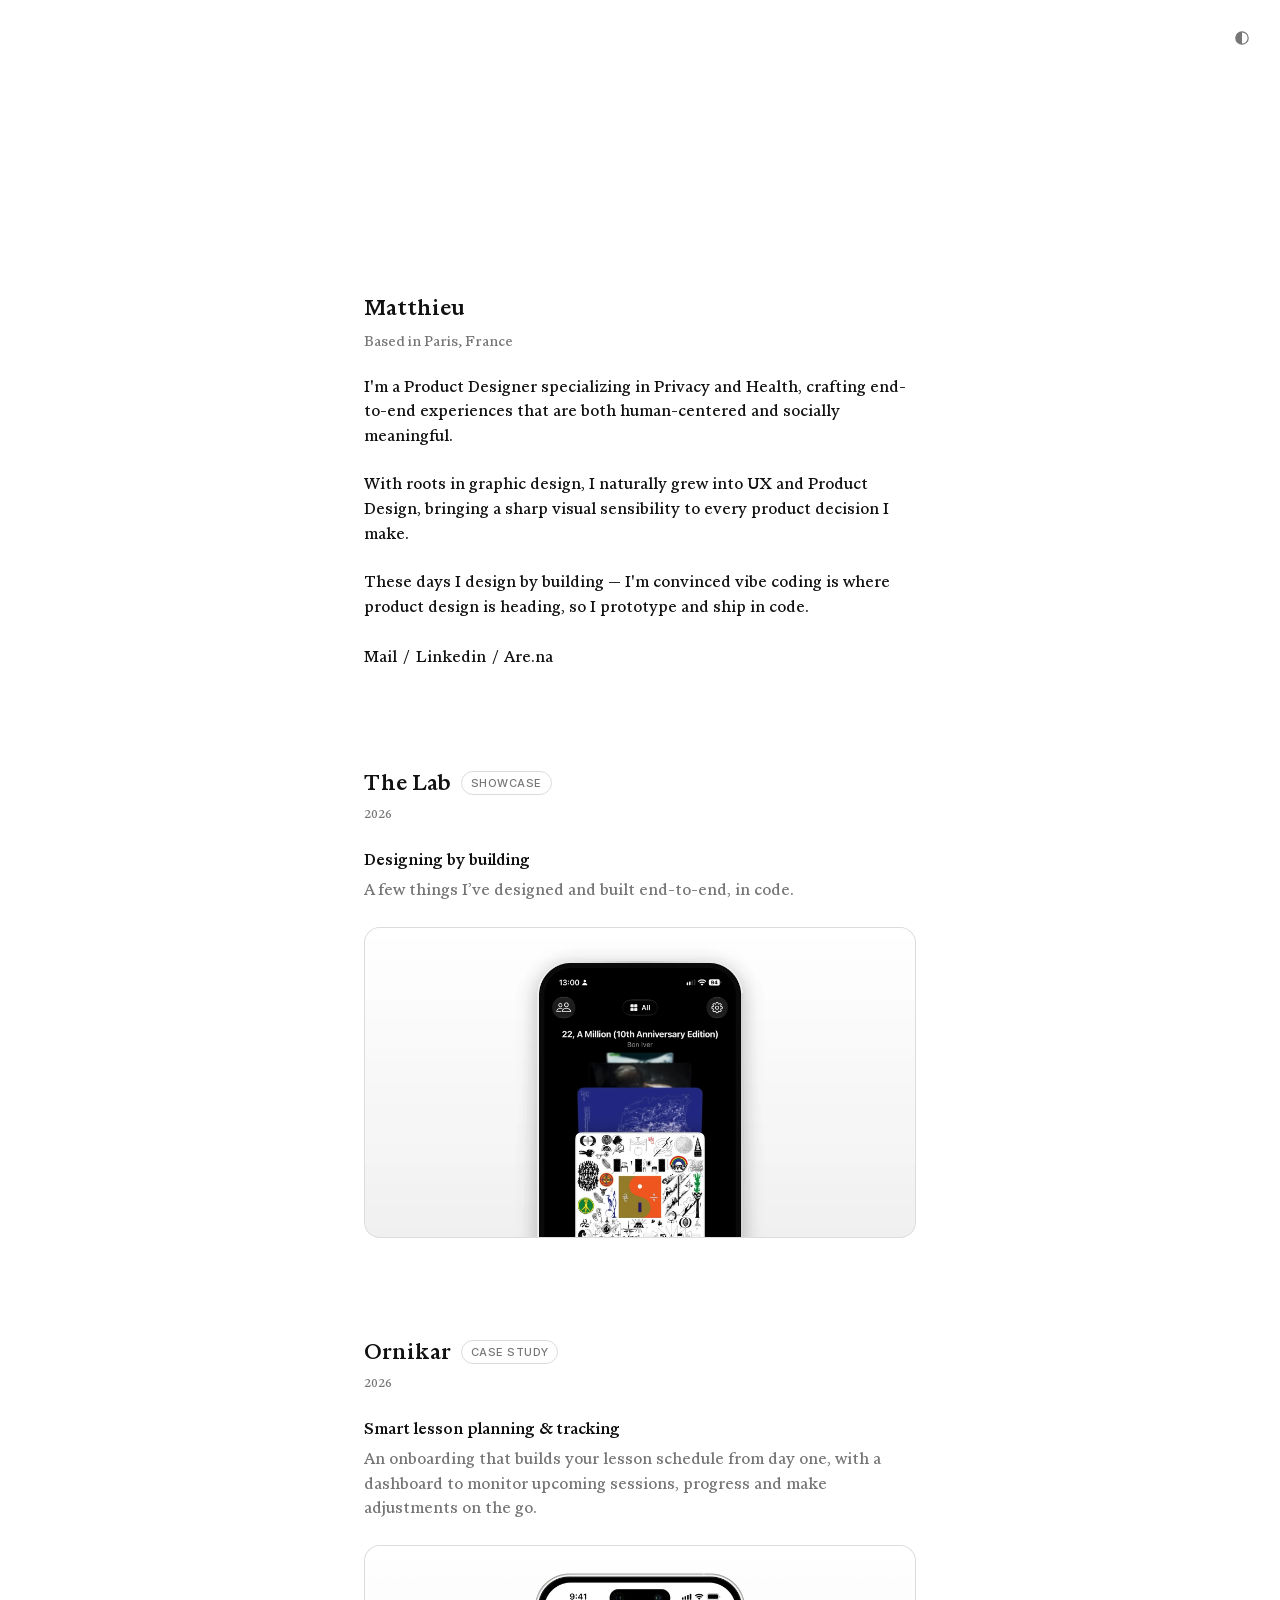
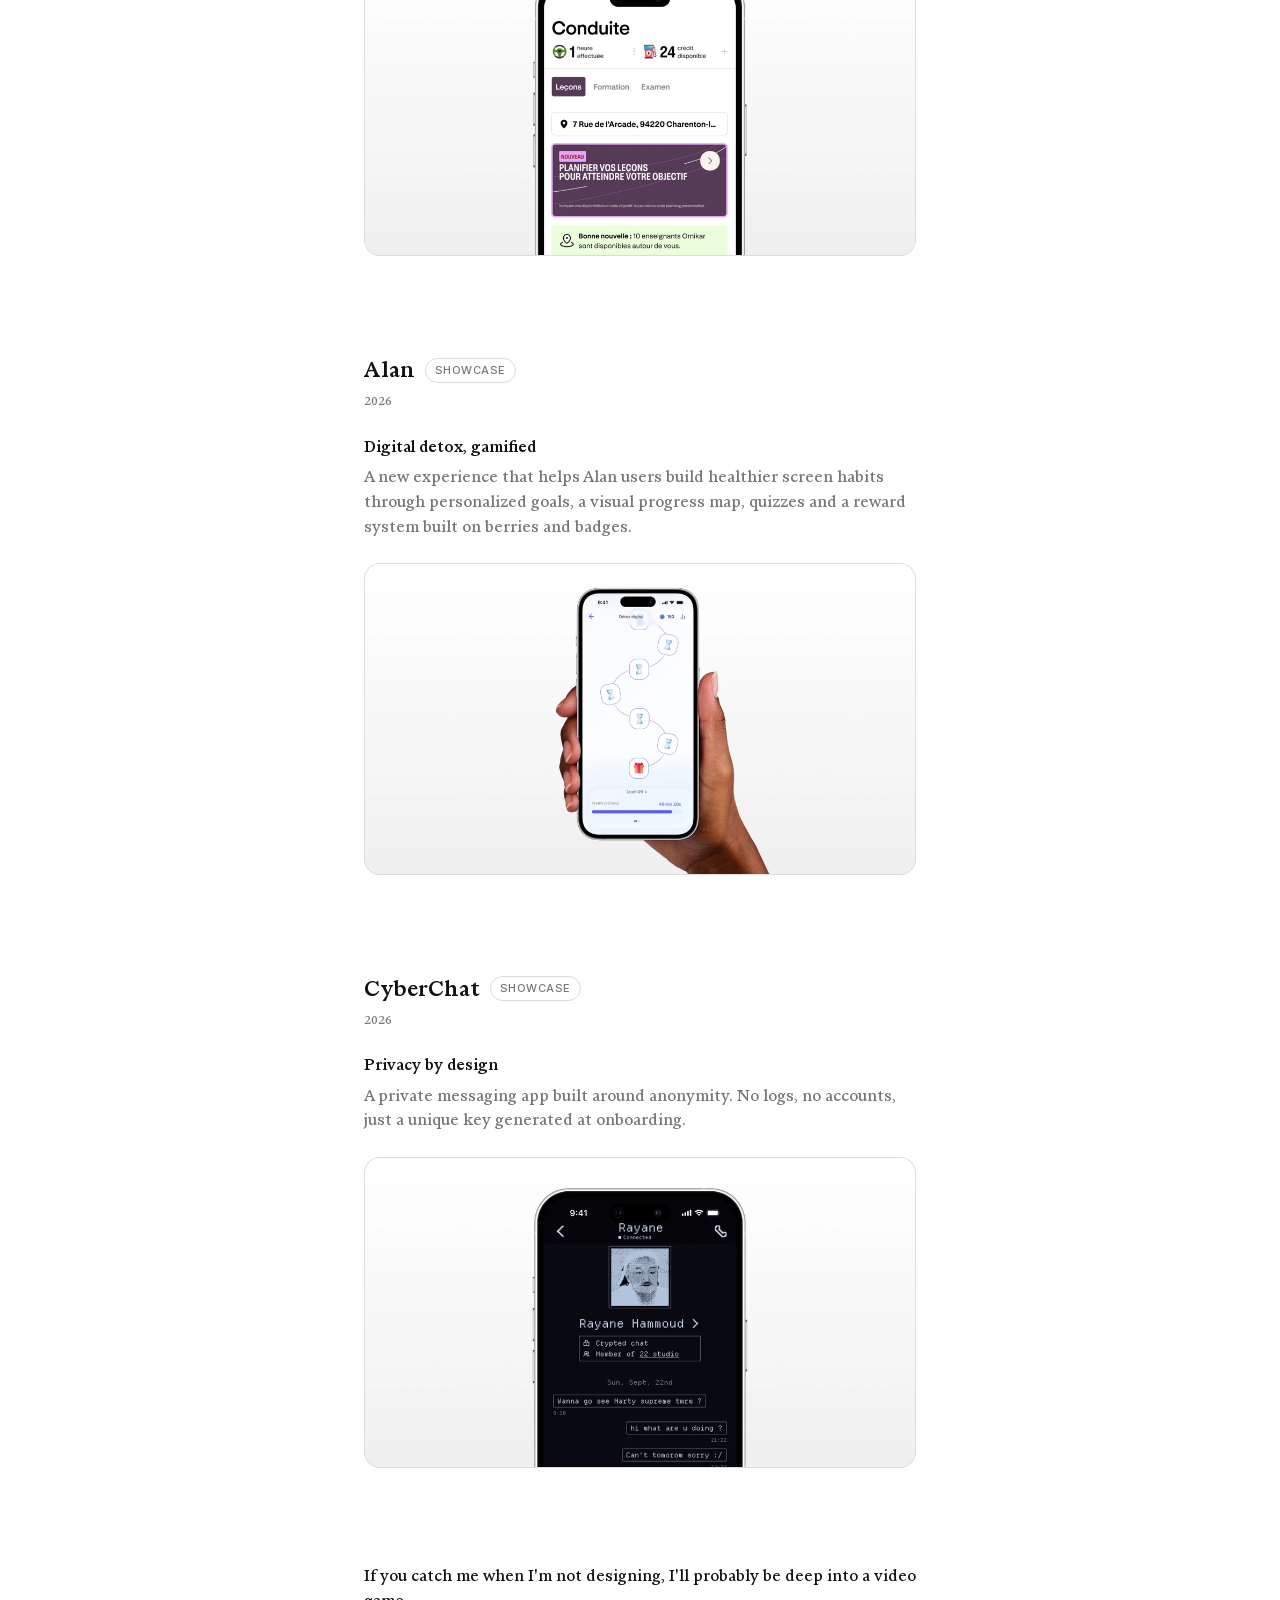
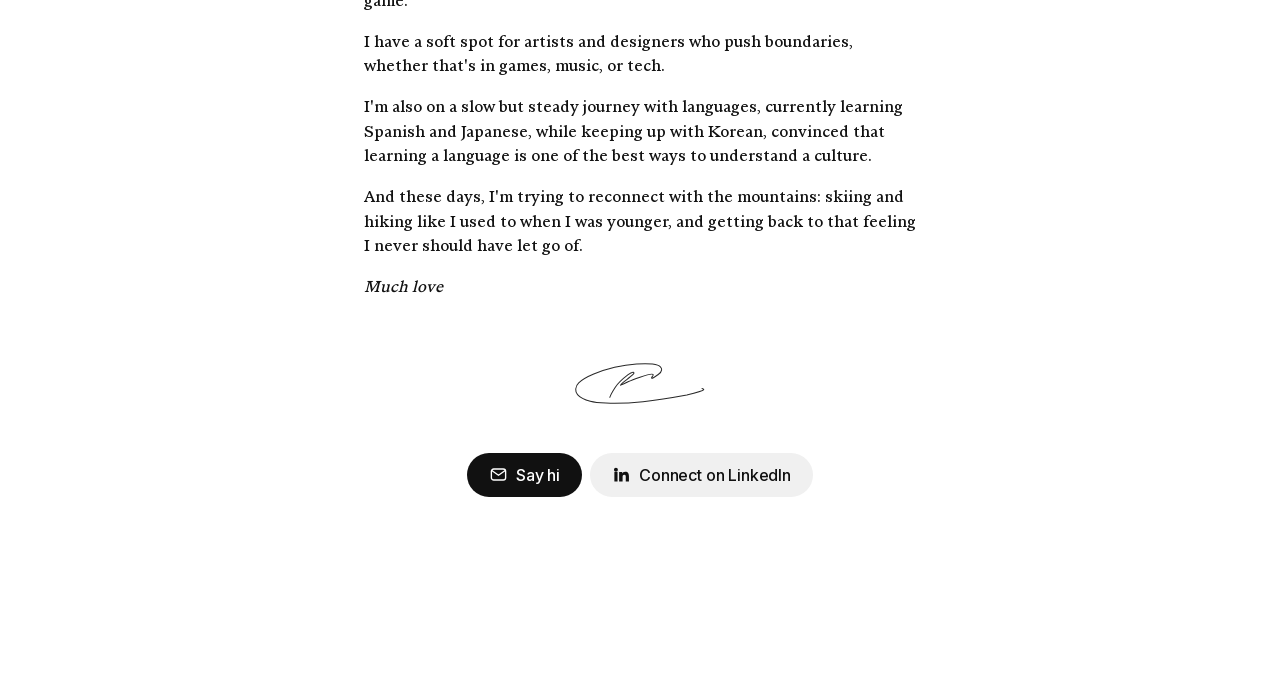
<file: index.html>
<!DOCTYPE html>
<html lang="en">
<head>
  <meta charset="UTF-8" />
  <meta name="viewport" content="width=device-width, initial-scale=1.0" />
  <!-- Mark that JS is available, so the scroll-reveal styles only hide content
       when there's a script to reveal it again (content stays visible if JS fails). -->
  <script>document.documentElement.classList.add("js");</script>
  <title>Matthieu — Product Designer</title>
  <meta name="description" content="Matthieu, Product Designer specializing in Privacy and Health, based in Paris, France." />

  <!-- Favicon / touch icon -->
  <link rel="icon" type="image/png" href="images/favicon.png" media="(prefers-color-scheme: light)" />
  <link rel="icon" type="image/png" href="images/favicon-dark.png" media="(prefers-color-scheme: dark)" />
  <link rel="apple-touch-icon" href="apple-touch-icon.png" />

  <!-- Open Graph -->
  <meta property="og:type" content="website" />
  <meta property="og:site_name" content="Matthieu" />
  <meta property="og:title" content="Matthieu — Product Designer" />
  <meta property="og:description" content="Matthieu, Product Designer specializing in Privacy and Health, based in Paris, France." />
  <meta property="og:url" content="https://matthieuc.com/" />
  <meta property="og:image" content="https://matthieuc.com/images/social-preview.png" />
  <meta property="og:image:width" content="4800" />
  <meta property="og:image:height" content="2520" />
  <meta property="og:image:alt" content="Matthieu's Portfolio" />

  <!-- Twitter -->
  <meta name="twitter:card" content="summary_large_image" />
  <meta name="twitter:title" content="Matthieu — Product Designer" />
  <meta name="twitter:description" content="Matthieu, Product Designer specializing in Privacy and Health, based in Paris, France." />
  <meta name="twitter:image" content="https://matthieuc.com/images/social-preview.png" />

  <!-- Apply the saved appearance before first paint (no light flash in dark mode) -->
  <script>try{var t=new URLSearchParams(location.search).get("theme")||localStorage.getItem("theme");if(t==="dark")document.documentElement.dataset.theme="dark";}catch(e){}</script>
  <!-- Back from a case page: the case page pulls away as the feed settles in
       (styles.css "Return from a case page"). Native cross-document view
       transition where supported; a plain fade-up elsewhere. -->
  <script>(function(){
    var R=document.documentElement,vt="CSSViewTransitionRule" in window;
    function flag(){try{var b=sessionStorage.getItem("back");sessionStorage.removeItem("back");return !!b;}catch(x){return false;}}
    // Opt in only for the return trip, so forward links never start one.
    function arm(){if(!flag())return;if(!vt){R.classList.remove("returning");void R.offsetWidth;R.classList.add("returning");return;}
      var s=document.createElement("style");s.id="vt-opt-in";s.textContent="@view-transition{navigation:auto}";document.head.appendChild(s);}
    arm();
    addEventListener("pageshow",function(e){if(e.persisted)arm();});
    addEventListener("pagereveal",function(e){var s=document.getElementById("vt-opt-in"),t=e.viewTransition;if(s)s.remove();if(!t)return;
      t.ready.catch(function(){});R.classList.add("vt-back");t.finished.finally(function(){R.classList.remove("vt-back");});});
  })();</script>
  <link rel="stylesheet" href="styles.css?v=18" />
  <link rel="stylesheet" href="cursor.css?v=1" />
</head>
<body>
  <button type="button" class="theme-toggle" aria-label="Dark mode" aria-pressed="false">
    <svg viewBox="0 0 24 24" fill="none" aria-hidden="true"><circle cx="12" cy="12" r="8.25" stroke="currentColor" stroke-width="1.6"/><path d="M12 3.75a8.25 8.25 0 0 0 0 16.5z" fill="currentColor"/></svg>
  </button>

  <main class="page">

    <!-- ===================== HERO ===================== -->
    <header class="hero reveal">
      <h1 class="hero__name">Matthieu</h1>
      <p class="hero__location">Based in Paris, France</p>
      <p class="hero__bio">
        I'm a Product Designer specializing in Privacy and Health, crafting
        end-to-end experiences that are both human-centered and socially
        meaningful.
      </p>
      <p class="hero__bio">
        With roots in graphic design, I naturally grew into UX and Product
        Design, bringing a sharp visual sensibility to every product decision
        I make.
      </p>
      <p class="hero__bio">
        These days I design by building — I'm convinced vibe coding is where
        product design is heading, so I prototype and ship in code.
      </p>
      <nav class="hero__links">
        <a href="mailto:matthieu.coma@pm.me">Mail</a>
        <span aria-hidden="true">/</span>
        <a href="https://www.linkedin.com/in/matthieu-c-313b34379/" target="_blank" rel="noopener">Linkedin<span class="visually-hidden"> (opens in new tab)</span></a>
        <span aria-hidden="true">/</span>
        <a href="https://www.are.na/isaaaaaaaac" target="_blank" rel="noopener">Are.na<span class="visually-hidden"> (opens in new tab)</span></a>
      </nav>
    </header>

    <!-- ===================== PROJECTS ===================== -->
    <section class="projects" id="projects"></section>

    <!-- ===================== PERSONAL ===================== -->
    <section class="personal reveal">
      <p>If you catch me when I'm not designing, I'll probably be deep into a video game.</p>
      <p>I have a soft spot for artists and designers who push boundaries, whether that's in games, music, or tech.</p>
      <p>I'm also on a slow but steady journey with languages, currently learning Spanish and Japanese, while keeping up with Korean, convinced that learning a language is one of the best ways to understand a culture.</p>
      <p>And these days, I'm trying to reconnect with the mountains: skiing and hiking like I used to when I was younger, and getting back to that feeling I never should have let go of.</p>
      <p class="personal__sign">Much love</p>
    </section>

    <!-- ===================== FOOTER ===================== -->
    <div class="signature reveal" role="button" tabindex="0" aria-label="Matthieu's signature — activate to replay the animation">
      <svg class="signature__svg" viewBox="0 0 193 61" fill="none" xmlns="http://www.w3.org/2000/svg" aria-hidden="true">
        <path class="signature__path" d="M 51.667 50.972 C 52.39 48.625 53.471 45.733 59.34 36.609 C 65.12 27.624 73.394 21.452 78.272 17.748 C 82.1 14.841 85.714 13.659 86.535 13.833 C 91.646 14.916 75.818 24.832 70.698 29.405 C 69.078 30.853 67.976 32.31 67.609 32.764 C 66.936 33.597 71.753 31.24 78.69 27.903 C 83.392 25.641 90.828 22.952 96.499 21.026 C 111.117 16.059 115.245 16.556 115.702 16.912 C 117.248 18.117 113.805 20.713 113.71 21.8 C 113.481 24.412 118.859 20.365 123.563 17.023 C 126.848 14.688 128.473 12.034 128.655 10.227 C 128.837 8.421 127.935 6.958 126.764 5.695 C 124.977 3.767 121.788 2.611 115.039 1.616 C 109.938 0.865 101.295 0.801 91.301 1.423 C 81.307 2.045 70.188 3.66 58.81 6.374 C 47.433 9.089 36.135 12.855 27.804 16.319 C 14.086 22.024 8.022 27.05 5.493 29.397 C 2.777 31.917 1.311 35.196 1.036 38.718 C 0.717 42.812 2.572 45.532 3.743 46.886 C 8.816 52.748 17.234 55.314 22.636 56.757 C 26.567 57.807 33.059 58.917 45.89 59.474 C 58.721 60.032 77.731 59.852 100.974 57.428 C 124.217 55.005 151.118 50.342 166.052 47.581 C 186.79 42.647 190.421 40.652 191.238 39.568 C 191.339 39.022 190.801 38.484 188.616 37.929" fill="none" stroke="currentColor" stroke-width="1.5" stroke-linecap="round" stroke-miterlimit="10"/>
      </svg>
    </div>

    <footer class="footer reveal">
      <a class="btn btn--primary" href="mailto:matthieu.coma@pm.me">
        <svg class="btn__icon" viewBox="0 0 24 24" fill="none" stroke="currentColor" stroke-width="1.7" stroke-linecap="round" stroke-linejoin="round" aria-hidden="true">
          <rect x="3" y="5" width="18" height="14" rx="3"/>
          <path d="M3.5 7l8.5 6 8.5-6"/>
        </svg>
        <span>Say hi</span>
      </a>
      <a class="btn btn--secondary" href="https://www.linkedin.com/in/matthieu-c-313b34379/" target="_blank" rel="noopener">
        <svg class="btn__icon" viewBox="0 0 24 24" fill="currentColor" aria-hidden="true">
          <path d="M4.98 3.5a2.5 2.5 0 1 1-.02 5 2.5 2.5 0 0 1 .02-5zM3 8.98h4v12H3v-12zM9 8.98h3.8v1.64h.05c.53-1 1.83-2.05 3.77-2.05 4.03 0 4.78 2.65 4.78 6.1v6.31h-4v-5.6c0-1.34-.02-3.06-1.86-3.06-1.87 0-2.15 1.46-2.15 2.96v5.7H9v-12z"/>
        </svg>
        <span>Connect on LinkedIn</span><span class="visually-hidden"> (opens in new tab)</span>
      </a>
    </footer>

  </main>

  <script src="data.js?v=9"></script>
  <script src="script.js?v=10"></script>
  <script src="cursor.js?v=3"></script>
</body>
</html>
</file>
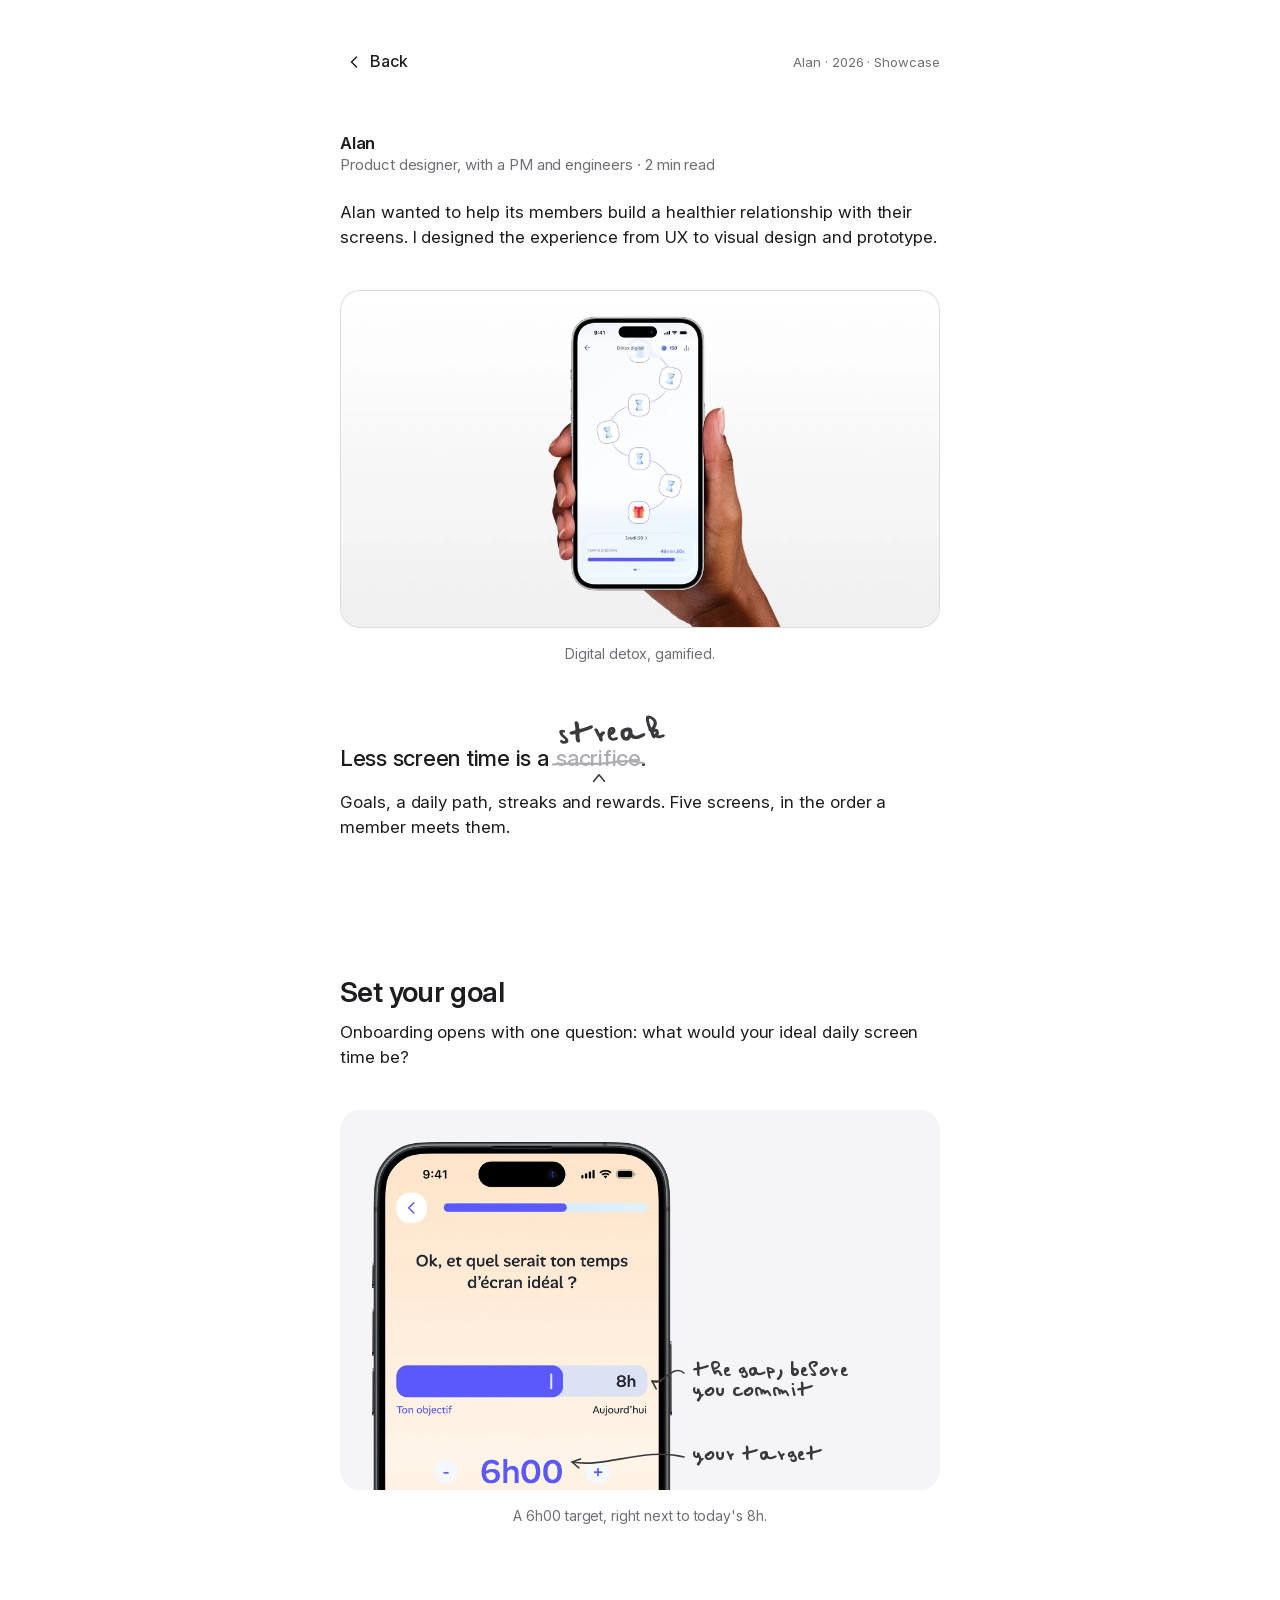
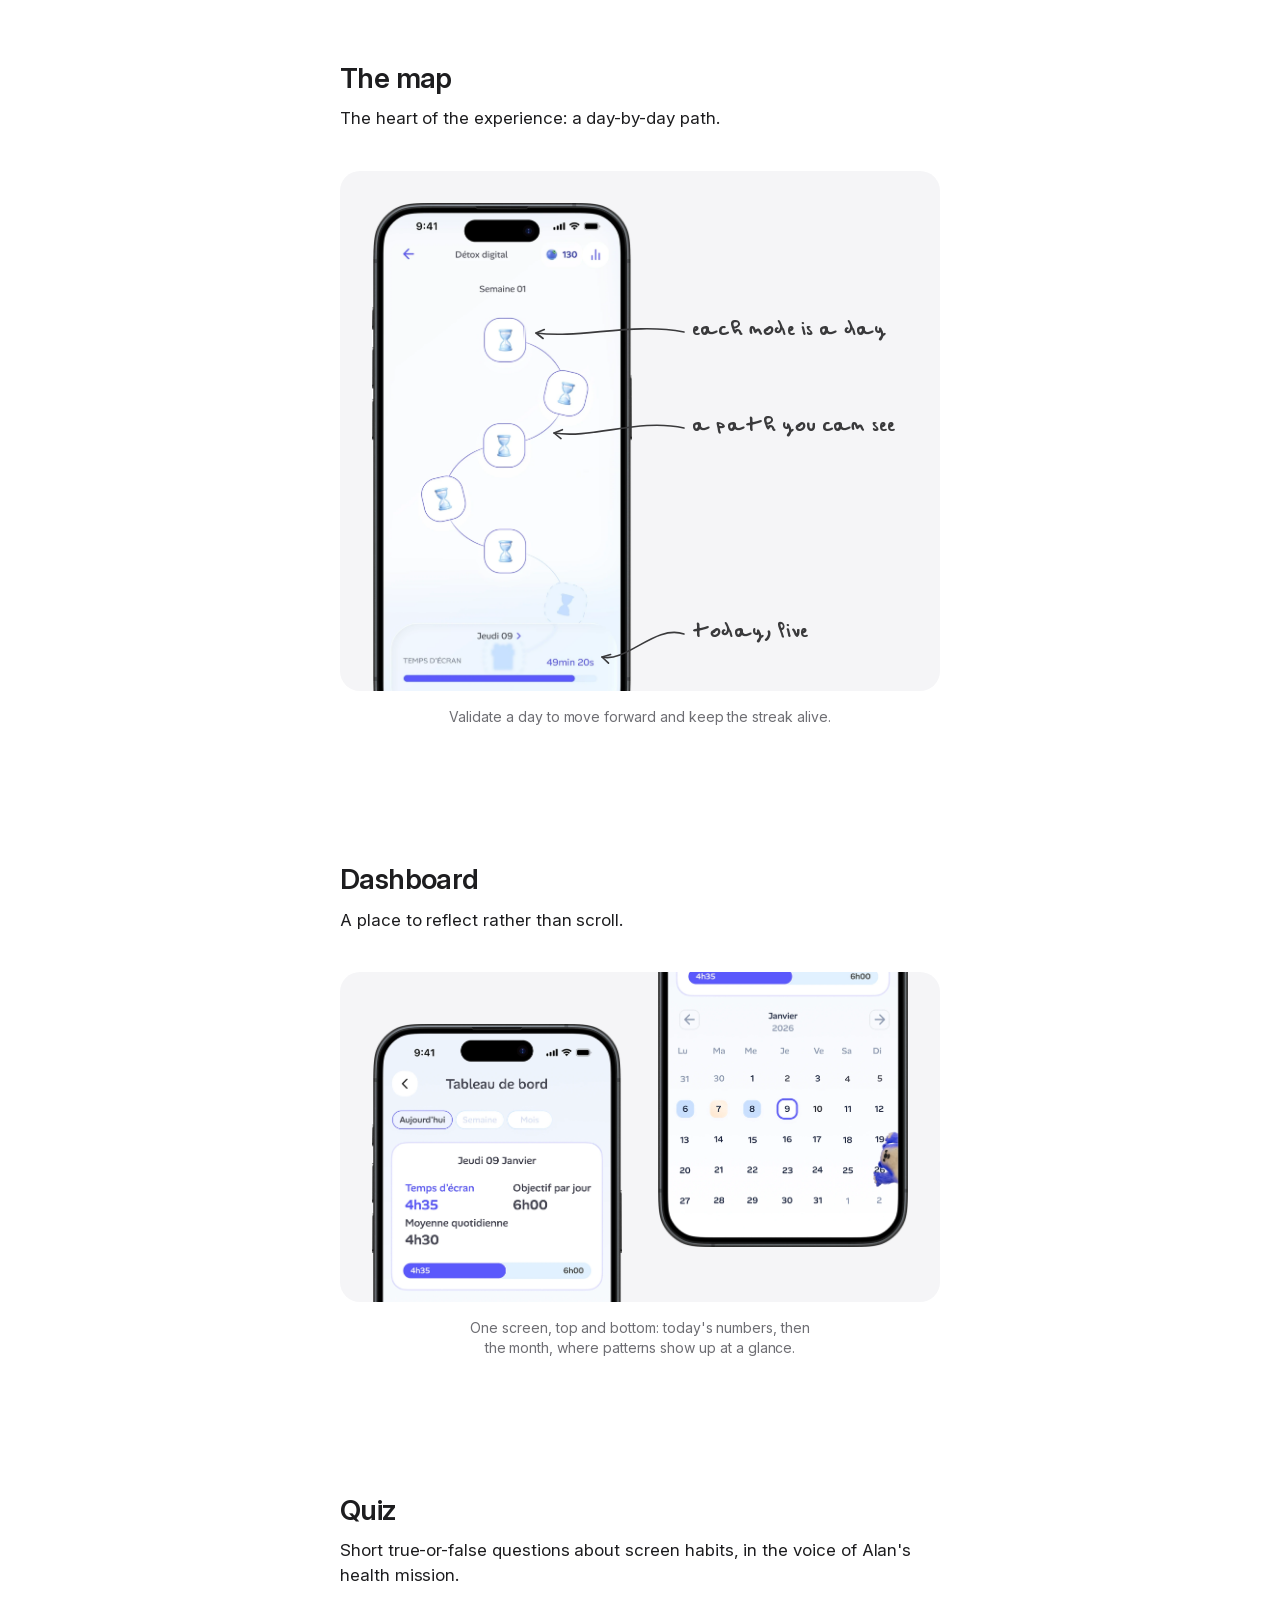
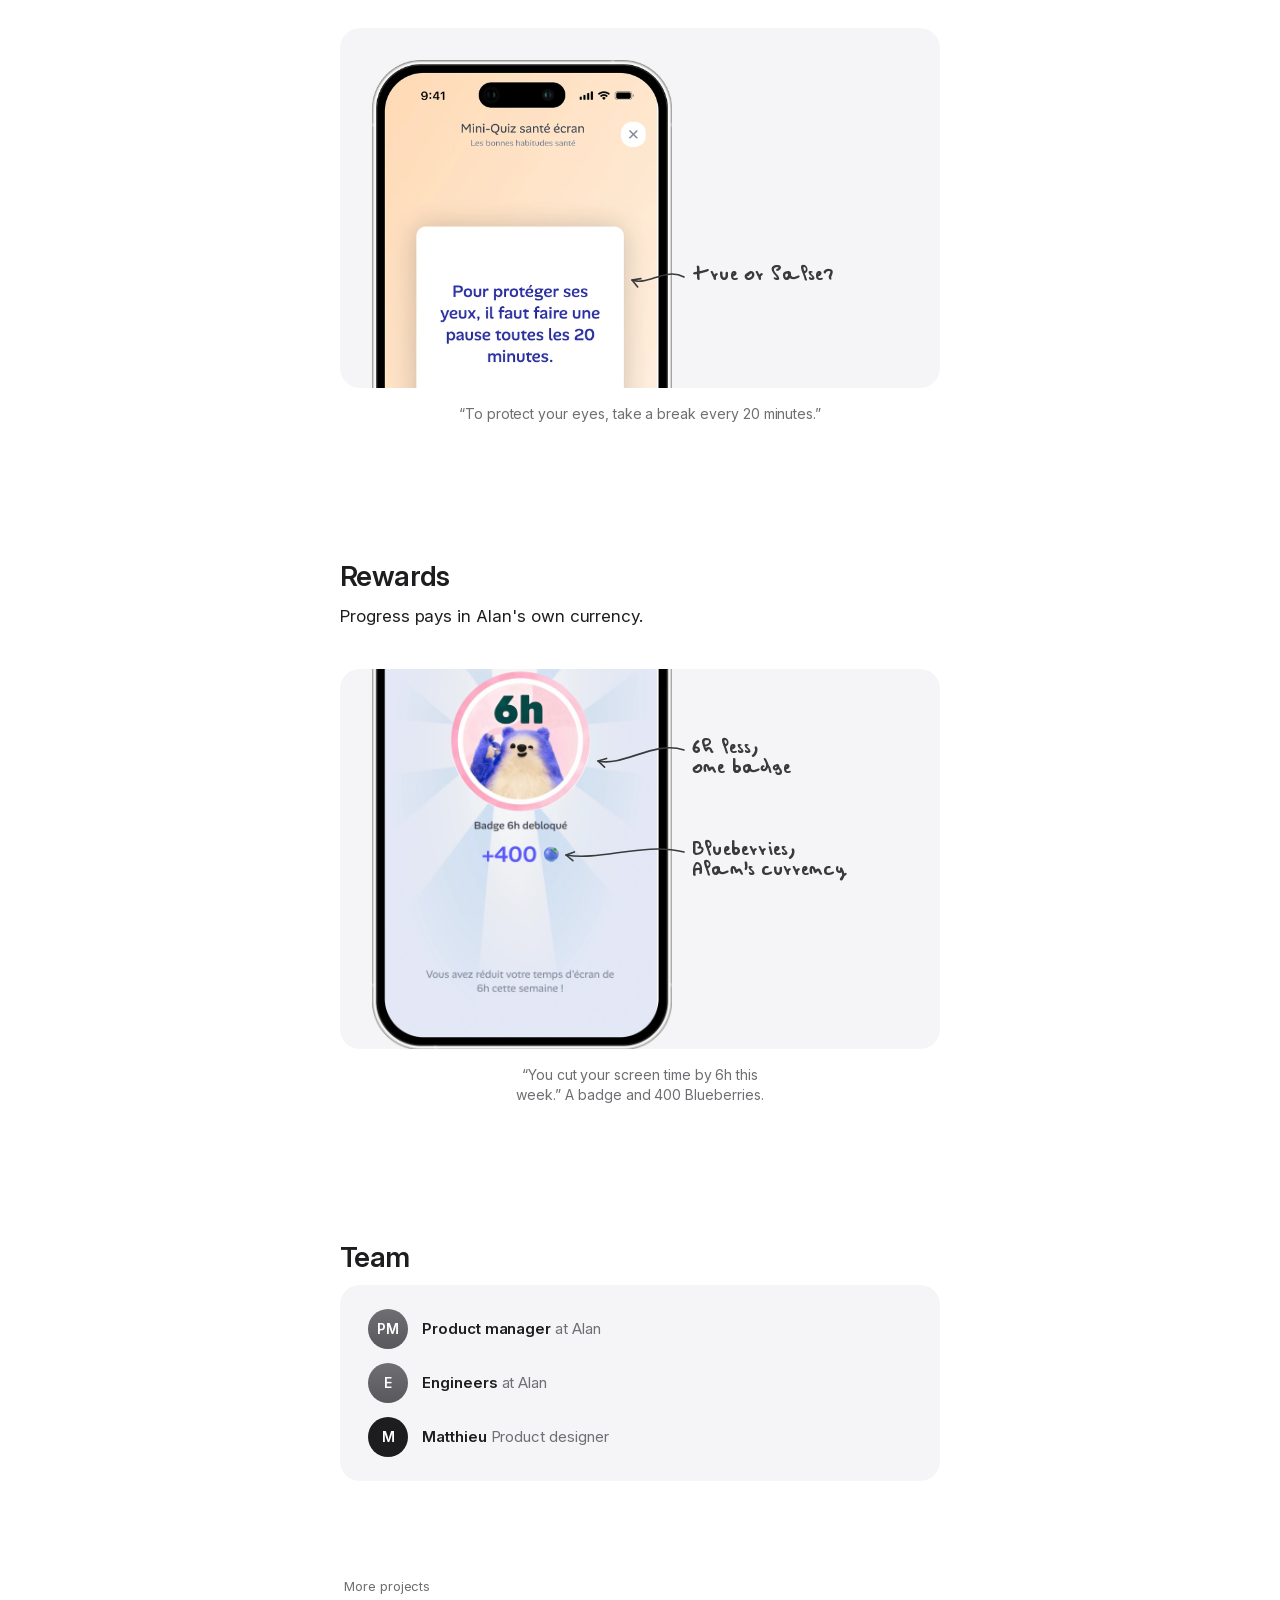
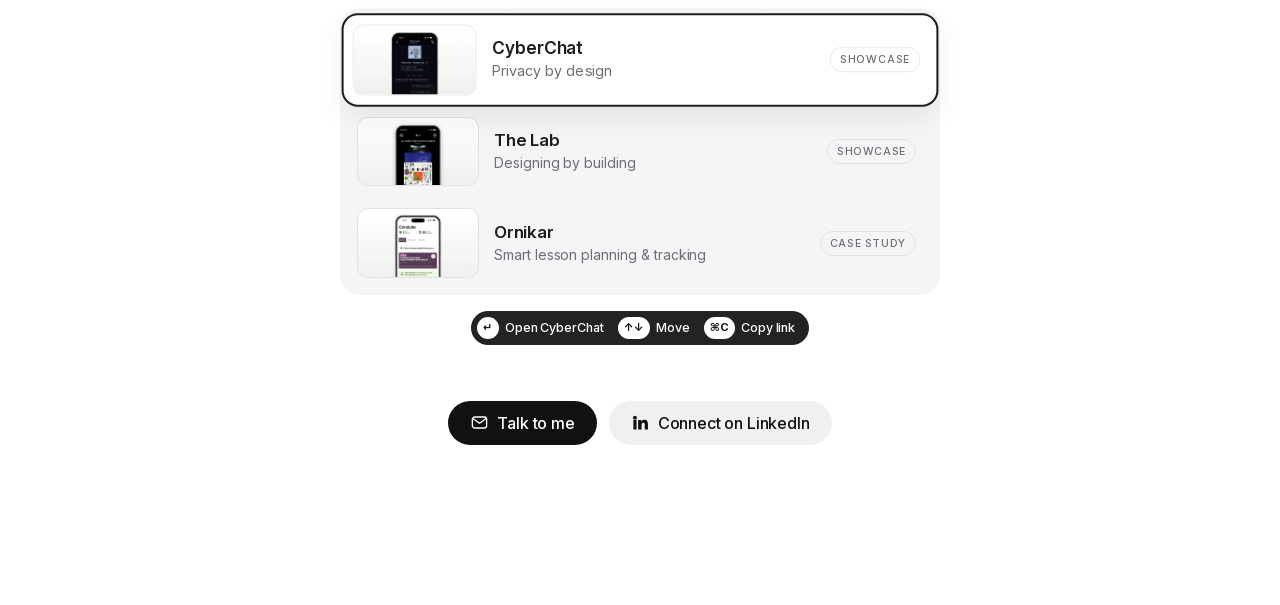
<file: alan.html>
<!DOCTYPE html>
<html lang="en">
<head>
  <meta charset="UTF-8" />
  <meta name="viewport" content="width=device-width, initial-scale=1.0" />
  <title>Alan · Showcase · Matthieu</title>
  <meta name="description" content="Alan: digital detox, gamified. Five final screens: a day-by-day map, goal setting, dashboard, quizzes and rewards." />

  <!-- Favicon / touch icon -->
  <link rel="icon" type="image/png" href="images/favicon.png" media="(prefers-color-scheme: light)" />
  <link rel="icon" type="image/png" href="images/favicon-dark.png" media="(prefers-color-scheme: dark)" />
  <link rel="apple-touch-icon" href="apple-touch-icon.png" />

  <!-- Open Graph -->
  <meta property="og:type" content="website" />
  <meta property="og:site_name" content="Matthieu" />
  <meta property="og:title" content="Alan · Showcase · Matthieu" />
  <meta property="og:description" content="Alan: digital detox, gamified. Five final screens: a day-by-day map, goal setting, dashboard, quizzes and rewards." />
  <meta property="og:url" content="https://matthieuc.com/alan" />
  <meta property="og:image" content="https://matthieuc.com/images/social-preview.png" />
  <meta property="og:image:width" content="4800" />
  <meta property="og:image:height" content="2520" />
  <meta property="og:image:alt" content="Matthieu's Portfolio" />

  <!-- Twitter -->
  <meta name="twitter:card" content="summary_large_image" />
  <meta name="twitter:title" content="Alan · Showcase · Matthieu" />
  <meta name="twitter:description" content="Alan: digital detox, gamified. Five final screens: a day-by-day map, goal setting, dashboard, quizzes and rewards." />
  <meta name="twitter:image" content="https://matthieuc.com/images/social-preview.png" />

  <link rel="preload" href="fonts/Inter-opsz-wght-latin.woff2" as="font" type="font/woff2" crossorigin />
  <!-- Apply the saved appearance before first paint (no light flash in dark mode) -->
  <script>try{var t=new URLSearchParams(location.search).get("theme")||localStorage.getItem("theme");if(t==="dark")document.documentElement.dataset.theme="dark";}catch(e){}</script>
  <link rel="stylesheet" href="styles.css?v=18" />
  <link rel="stylesheet" href="cursor.css?v=1" />
  <link rel="stylesheet" href="case.css?v=54" />
  <link rel="stylesheet" href="stage.css?v=7" />
  <link rel="preload" href="fonts/MyHand.ttf" as="font" type="font/ttf" crossorigin />
</head>
<body class="case" data-project="alan">
  <main class="case-wrap stagecase">

    <div class="case-top">
      <a class="case-back" href="/">
        <svg viewBox="0 0 24 24" fill="none" stroke="currentColor" stroke-width="1.8" stroke-linecap="round" stroke-linejoin="round" aria-hidden="true"><path d="M15 18l-6-6 6-6"/></svg>
        Back
      </a>
      <span class="case-eyebrow">Alan · 2026 · Showcase</span>
    </div>

    <h1 class="case-title">Alan</h1>
    <p class="case-sub">Product designer, with a PM and engineers</p>

    <p class="intro">Alan wanted to help its members build a healthier relationship with their screens. I designed the experience from UX to visual design and prototype.</p>

    <figure>
      <div class="case-hero"><img src="images/alan.webp" data-dark="images/alan-dark.webp" alt="Alan: a hand holding a phone on the digital detox map" width="1024" height="576" fetchpriority="high" /></div>
      <figcaption>Digital detox, gamified.</figcaption>
    </figure>

    <p class="statement"><span aria-hidden="true">Less screen time is a <span class="edit"><s>sacrifice<svg viewBox="0 0 100 12" preserveAspectRatio="none" fill="none" stroke="currentColor" stroke-width="2.2" stroke-linecap="round" aria-hidden="true"><path pathLength="1" d="M1 7.5C20 5 42 8.5 61 5.8S88 4.2 99 6.2"/></svg></s><span class="hand edit__new">streak</span><svg class="edit__caret" width="14" height="10" viewBox="0 0 14 10" fill="none" stroke="currentColor" stroke-width="1.6" stroke-linecap="round" stroke-linejoin="round" aria-hidden="true"><path pathLength="1" d="M1.5 8.5 7 1.8l5.5 6.4"/></svg></span>.</span><span class="visually-hidden">Less screen time is a streak, not a sacrifice.</span></p>
    <p>Goals, a daily path, streaks and rewards. Five screens, in the order a member meets them.</p>

    <section class="section">
      <h2 class="section-title">Set your goal</h2>
      <p>Onboarding opens with one question: what would your ideal daily screen time be?</p>
      <figure>
        <div class="stage"><div class="canvas" style="--h: 380px">
        <img class="phone" src="images/alan-goal.webp" alt="Alan onboarding: “Ok, et quel serait ton temps d’écran idéal ?” with a slider set to 6h00 next to today’s 8h" width="1035" height="1206" loading="lazy" style="left: 32px; top: 32px; width: 300px;" />
        <svg class="arrows" viewBox="0 0 600 380" fill="none" stroke="currentColor" stroke-width="1.6" stroke-linecap="round" stroke-linejoin="round" aria-hidden="true"><path pathLength="1" d="M344.0 263.0C332.8 253.0 321.6 277.0 312.0 271.0"/><path pathLength="1" class="head" d="M321.0 271.3L312.0 271.0L316.2 278.9"/><path pathLength="1" d="M344.0 347.0C304.8 337.0 265.6 358.0 232.0 352.0"/><path pathLength="1" class="head" d="M240.5 348.9L232.0 352.0L238.9 357.8"/></svg>
        <span class="hand cnote" style="left: 352px; top: 252px;">the gap, before<br>you commit</span>
        <span class="hand cnote" style="left: 352px; top: 336px;">your target</span>
        </div></div>
        <figcaption>A 6h00 target, right next to today's 8h.</figcaption>
      </figure>
    </section>

    <section class="section">
      <h2 class="section-title">The map</h2>
      <p>The heart of the experience: a day-by-day path.</p>
      <figure>
        <div class="stage"><div class="canvas" style="--h: 520px">
        <img class="phone" src="images/alan-map-stage.webp" alt="Alan: the day-by-day journey map, week 1" width="1077" height="2211" loading="lazy" style="left: 32px; top: 32px; width: 260px;" />
        <svg class="arrows" viewBox="0 0 600 520" fill="none" stroke="currentColor" stroke-width="1.6" stroke-linecap="round" stroke-linejoin="round" aria-hidden="true"><path pathLength="1" d="M344.0 161.0C292.2 151.0 240.4 168.0 196.0 162.0"/><path pathLength="1" class="head" d="M204.3 158.6L196.0 162.0L203.1 167.5"/><path pathLength="1" d="M344.0 257.0C298.5 247.0 253.0 268.0 214.0 262.0"/><path pathLength="1" class="head" d="M222.4 258.7L214.0 262.0L221.0 267.6"/><path pathLength="1" d="M344.0 463.0C315.3 453.0 286.6 492.0 262.0 486.0"/><path pathLength="1" class="head" d="M270.6 483.5L262.0 486.0L268.5 492.2"/></svg>
        <span class="hand cnote" style="left: 352px; top: 150px;">each node is a day</span>
        <span class="hand cnote" style="left: 352px; top: 246px;">a path you can see</span>
        <span class="hand cnote" style="left: 352px; top: 452px;">today, live</span>
        </div></div>
        <figcaption>Validate a day to move forward and keep the streak alive.</figcaption>
      </figure>
    </section>

    <section class="section">
      <h2 class="section-title">Dashboard</h2>
      <p>A place to reflect rather than scroll.</p>
      <figure>
        <div class="stage"><div class="canvas" style="--h: 330px">
        <img class="phone" src="images/alan-dashboard.webp" alt="Alan dashboard, top: Thursday 9 January, 4h35 of screen time against a 6h00 goal" width="1038" height="1155" loading="lazy" style="left: 32px; top: 52px; width: 250px;" />
        <img class="phone" src="images/alan-calendar.webp" alt="Alan dashboard, bottom: January 2026 calendar with each day marked by outcome" width="1029" height="1131" loading="lazy" style="left: 318px; top: 0px; width: 250px;" />
        </div></div>
        <figcaption>One screen, top and bottom: today's numbers, then the month, where patterns show up at a glance.</figcaption>
      </figure>
    </section>

    <section class="section">
      <h2 class="section-title">Quiz</h2>
      <p>Short true-or-false questions about screen habits, in the voice of Alan's health mission.</p>
      <figure>
        <div class="stage"><div class="canvas" style="--h: 360px">
        <img class="phone" src="images/alan-quiz.webp" alt="Alan: a screen-health mini quiz card reading “Pour protéger ses yeux, il faut faire une pause toutes les 20 minutes.”" width="927" height="1089" loading="lazy" style="left: 32px; top: 32px; width: 300px;" />
        <svg class="arrows" viewBox="0 0 600 360" fill="none" stroke="currentColor" stroke-width="1.6" stroke-linecap="round" stroke-linejoin="round" aria-hidden="true"><path pathLength="1" d="M344.0 249.0C325.8 239.0 307.6 258.0 292.0 252.0"/><path pathLength="1" class="head" d="M300.9 250.6L292.0 252.0L297.7 259.0"/></svg>
        <span class="hand cnote" style="left: 352px; top: 238px;">true or false?</span>
        </div></div>
        <figcaption>“To protect your eyes, take a break every 20 minutes.”</figcaption>
      </figure>
    </section>

    <section class="section">
      <h2 class="section-title">Rewards</h2>
      <p>Progress pays in Alan's own currency.</p>
      <figure>
        <div class="stage"><div class="canvas" style="--h: 380px">
        <img class="phone" src="images/alan-rewards.webp" alt="Alan: “Badge 6h débloqué” with a +400 Blueberries reward" width="1284" height="1845" loading="lazy" style="left: 32px; top: -51px; width: 300px;" />
        <svg class="arrows" viewBox="0 0 600 380" fill="none" stroke="currentColor" stroke-width="1.6" stroke-linecap="round" stroke-linejoin="round" aria-hidden="true"><path pathLength="1" d="M344.0 81.0C313.9 71.0 283.8 98.0 258.0 92.0"/><path pathLength="1" class="head" d="M266.6 89.4L258.0 92.0L264.6 98.1"/><path pathLength="1" d="M344.0 183.0C302.7 173.0 261.4 192.0 226.0 186.0"/><path pathLength="1" class="head" d="M234.4 182.9L226.0 186.0L232.9 191.7"/></svg>
        <span class="hand cnote" style="left: 352px; top: 70px;">6h less,<br>one badge</span>
        <span class="hand cnote" style="left: 352px; top: 172px;">Blueberries,<br>Alan's currency</span>
        </div></div>
        <figcaption>“You cut your screen time by 6h this week.” A badge and 400 Blueberries.</figcaption>
      </figure>
    </section>

    <section class="section">
      <h2 class="section-title" id="team">Team</h2>
      <div class="stage team">
        <ul class="team__list">
            <li><span class="team__av" aria-hidden="true">PM</span><span><b>Product manager</b> <span class="team__role">at Alan</span></span></li>
            <li><span class="team__av" aria-hidden="true">E</span><span><b>Engineers</b> <span class="team__role">at Alan</span></span></li>
            <li><span class="team__av" aria-hidden="true">M</span><span><b>Matthieu</b> <span class="team__role">Product designer</span></span></li>
        </ul>
      </div>
    </section>

    <footer class="case-footer">
      <a class="btn btn--primary" href="mailto:matthieu.coma@pm.me">
        <svg class="btn__icon" viewBox="0 0 24 24" aria-hidden="true" fill="none" stroke="currentColor" stroke-width="1.7" stroke-linecap="round" stroke-linejoin="round"><rect x="3" y="5" width="18" height="14" rx="3"/><path d="M3.5 7l8.5 6 8.5-6"/></svg>
        <span>Talk to me</span>
      </a>
      <a class="btn btn--secondary" href="https://www.linkedin.com/in/matthieu-c-313b34379/" target="_blank" rel="noopener">
        <svg class="btn__icon" viewBox="0 0 24 24" aria-hidden="true" fill="currentColor"><path d="M4.98 3.5a2.5 2.5 0 1 1-.02 5 2.5 2.5 0 0 1 .02-5zM3 8.98h4v12H3v-12zM9 8.98h3.8v1.64h.05c.53-1 1.83-2.05 3.77-2.05 4.03 0 4.78 2.65 4.78 6.1v6.31h-4v-5.6c0-1.34-.02-3.06-1.86-3.06-1.87 0-2.15 1.46-2.15 2.96v5.7H9v-12z"/></svg>
        <span>Connect on LinkedIn</span><span class="visually-hidden"> (opens in new tab)</span>
      </a>
    </footer>

  </main>
  <script src="data.js?v=9"></script>
  <script src="case.js?v=34"></script>
  <script src="stage.js?v=5"></script>
  <script src="cursor.js?v=3"></script>
</body>
</html>
</file>
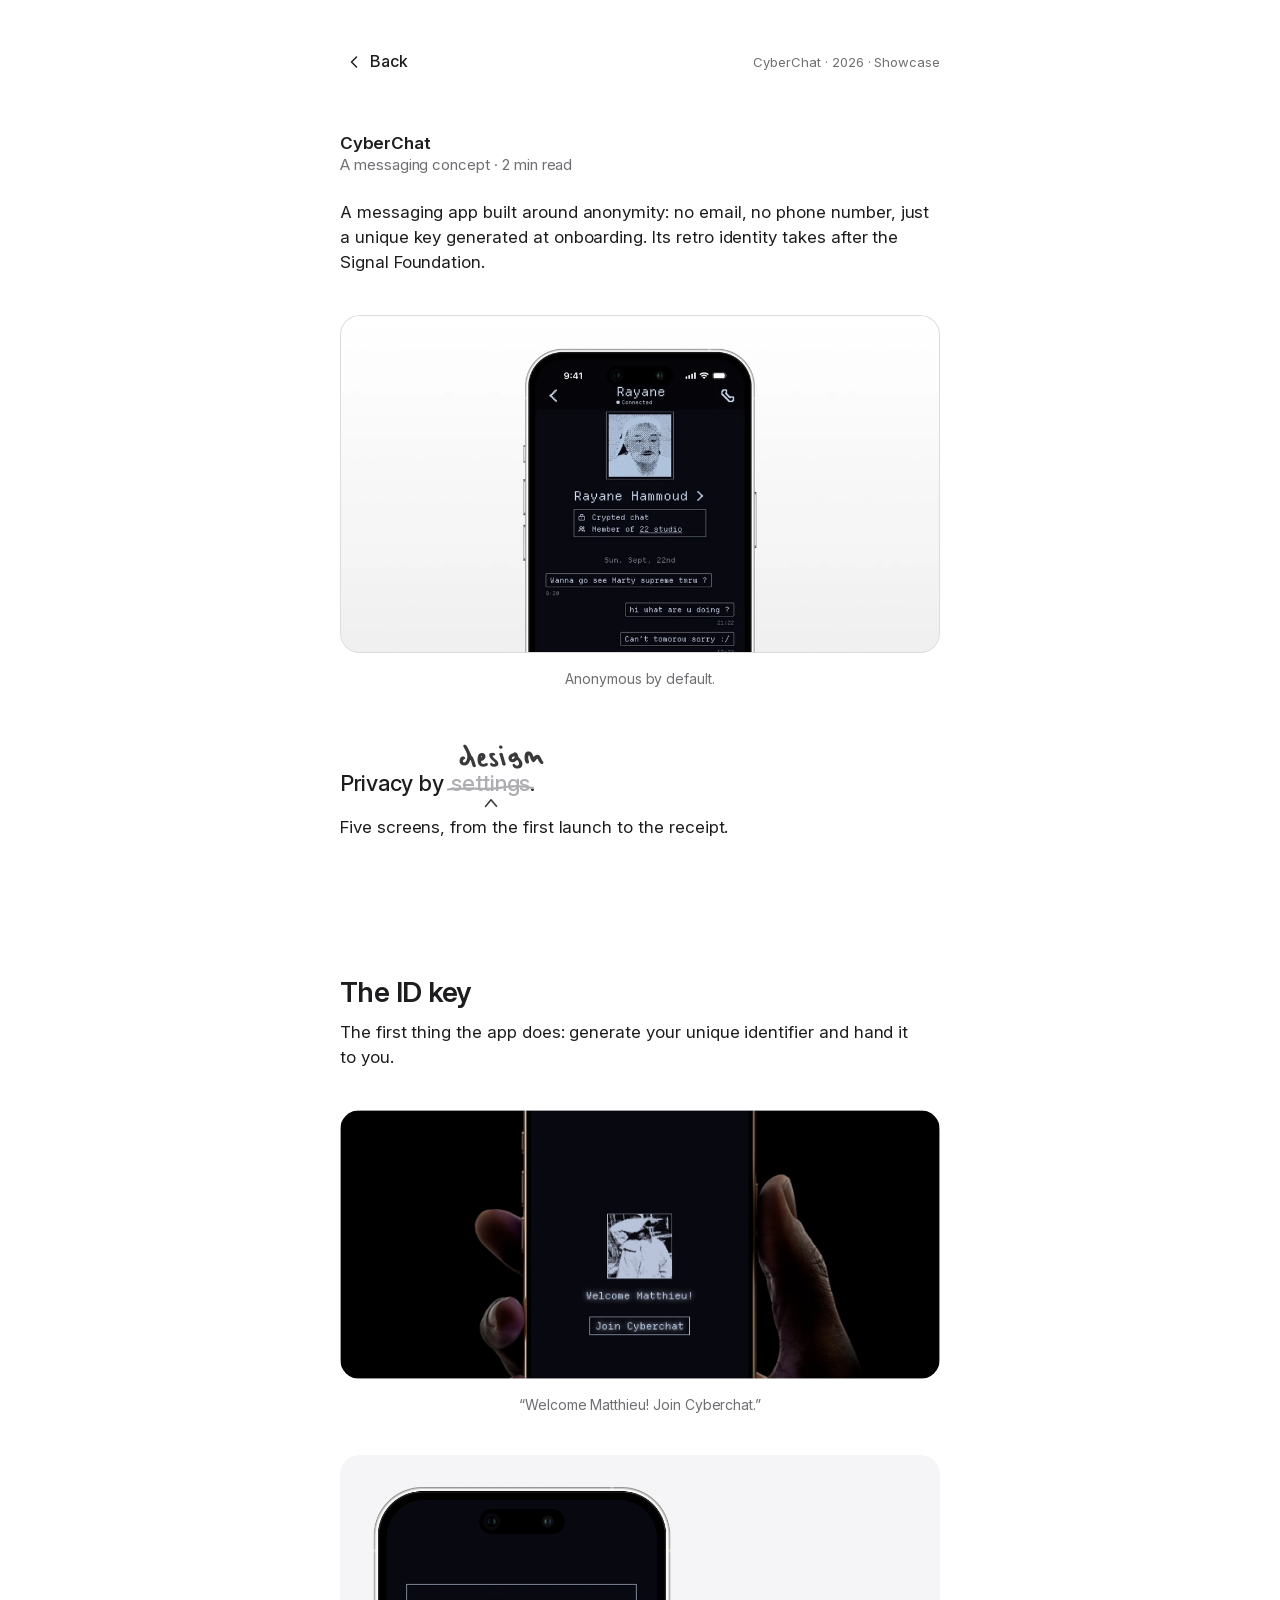
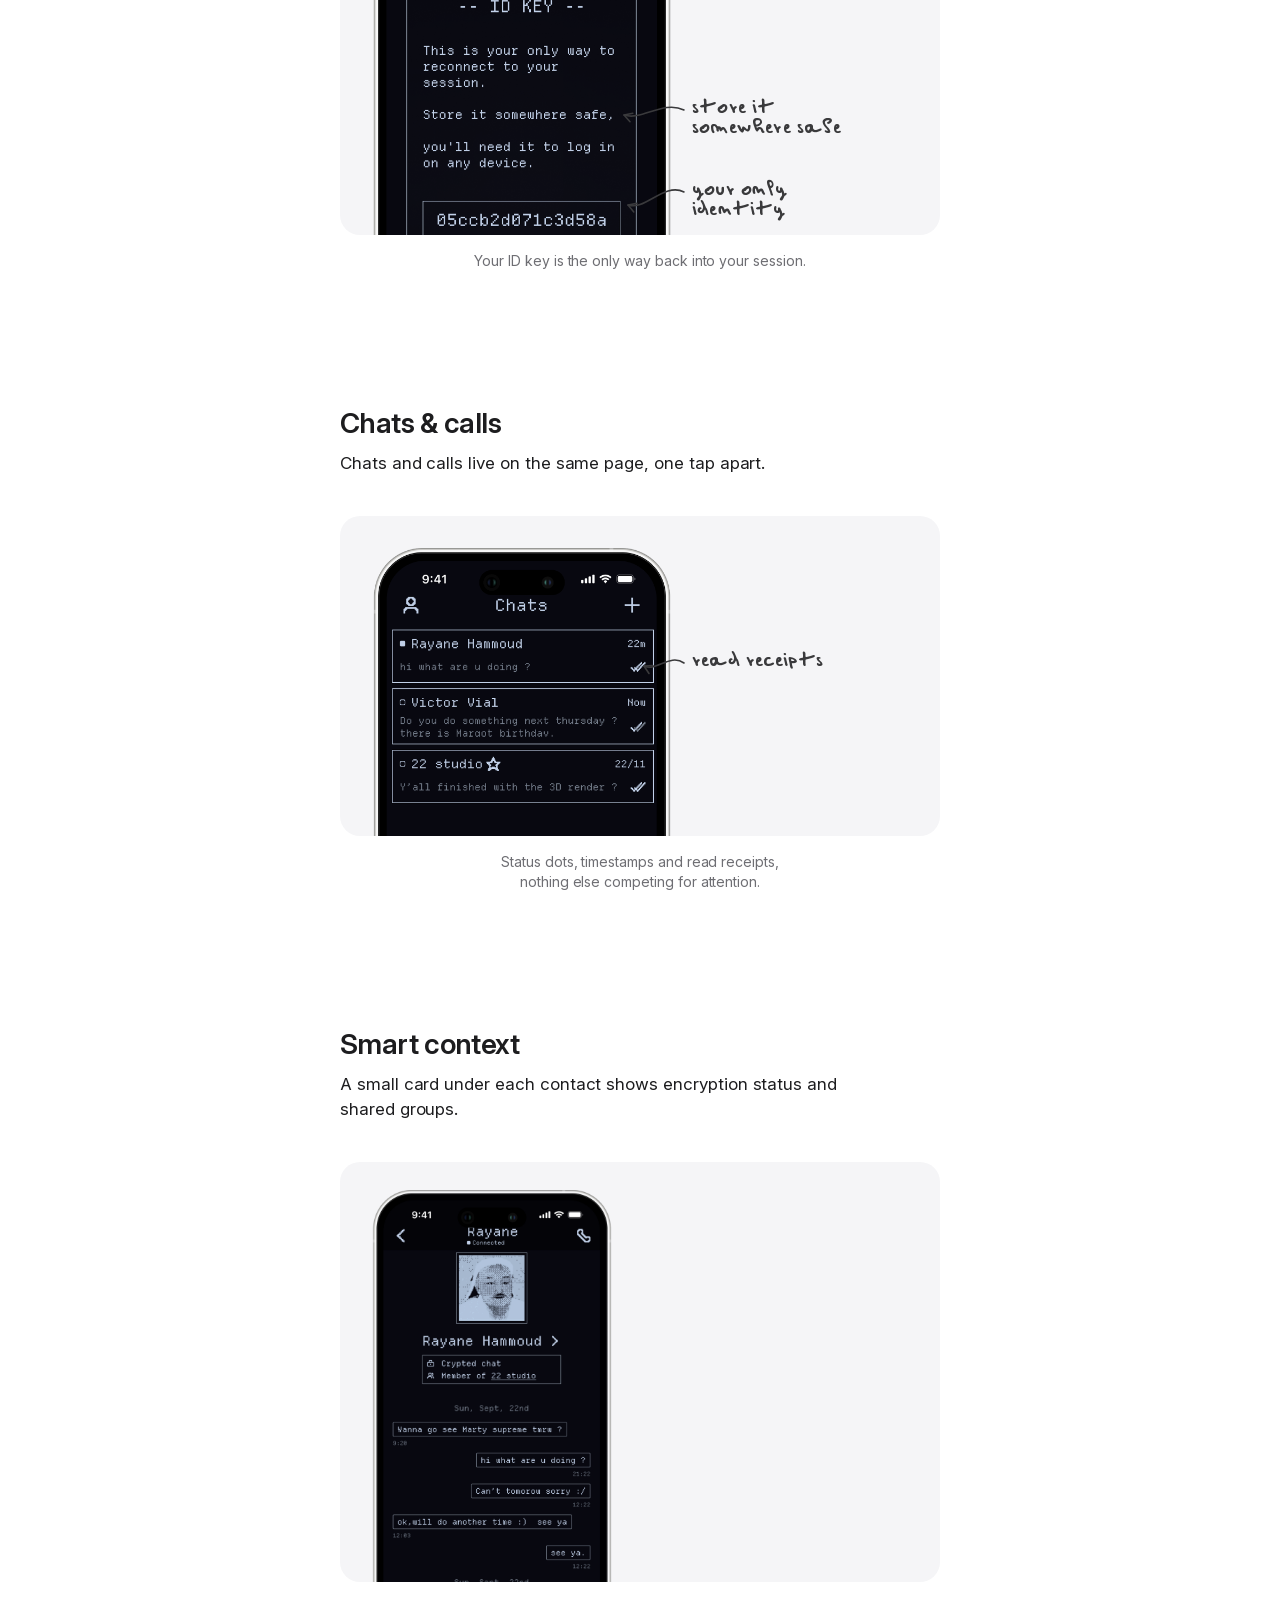
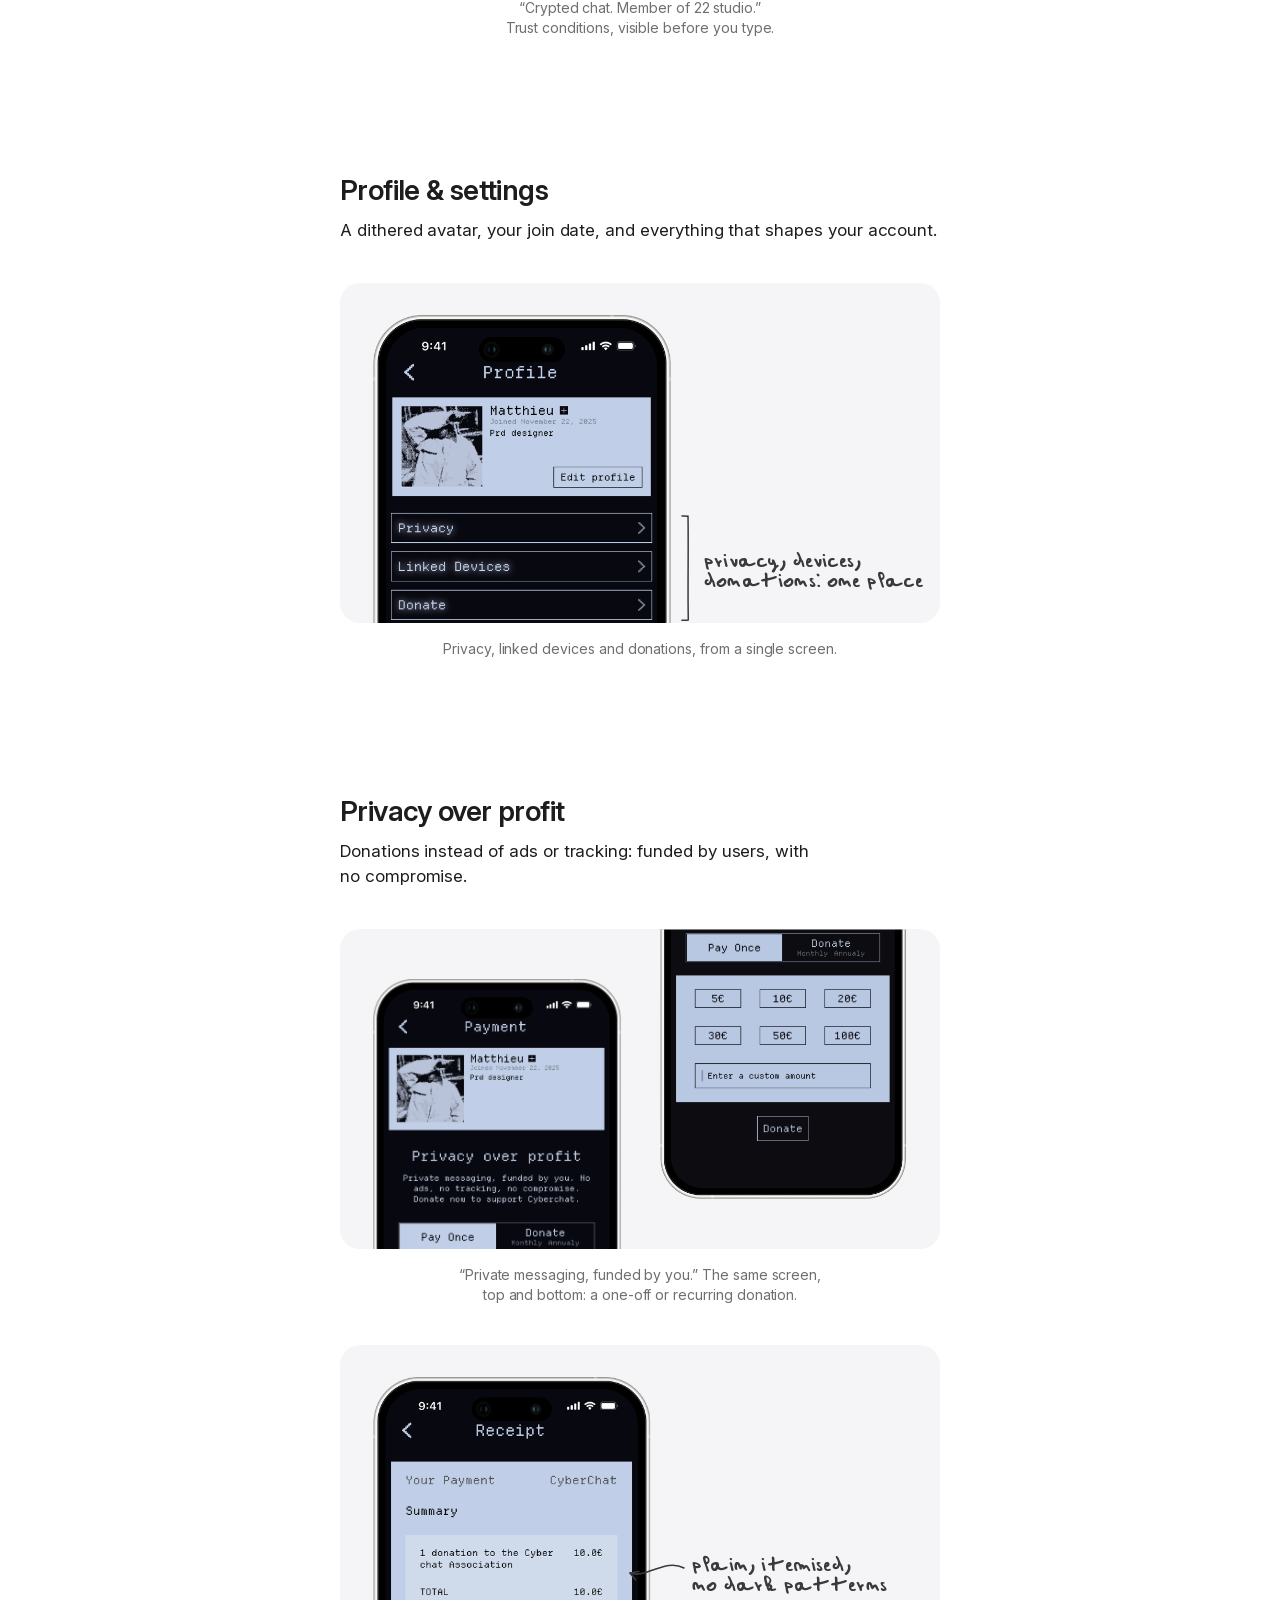
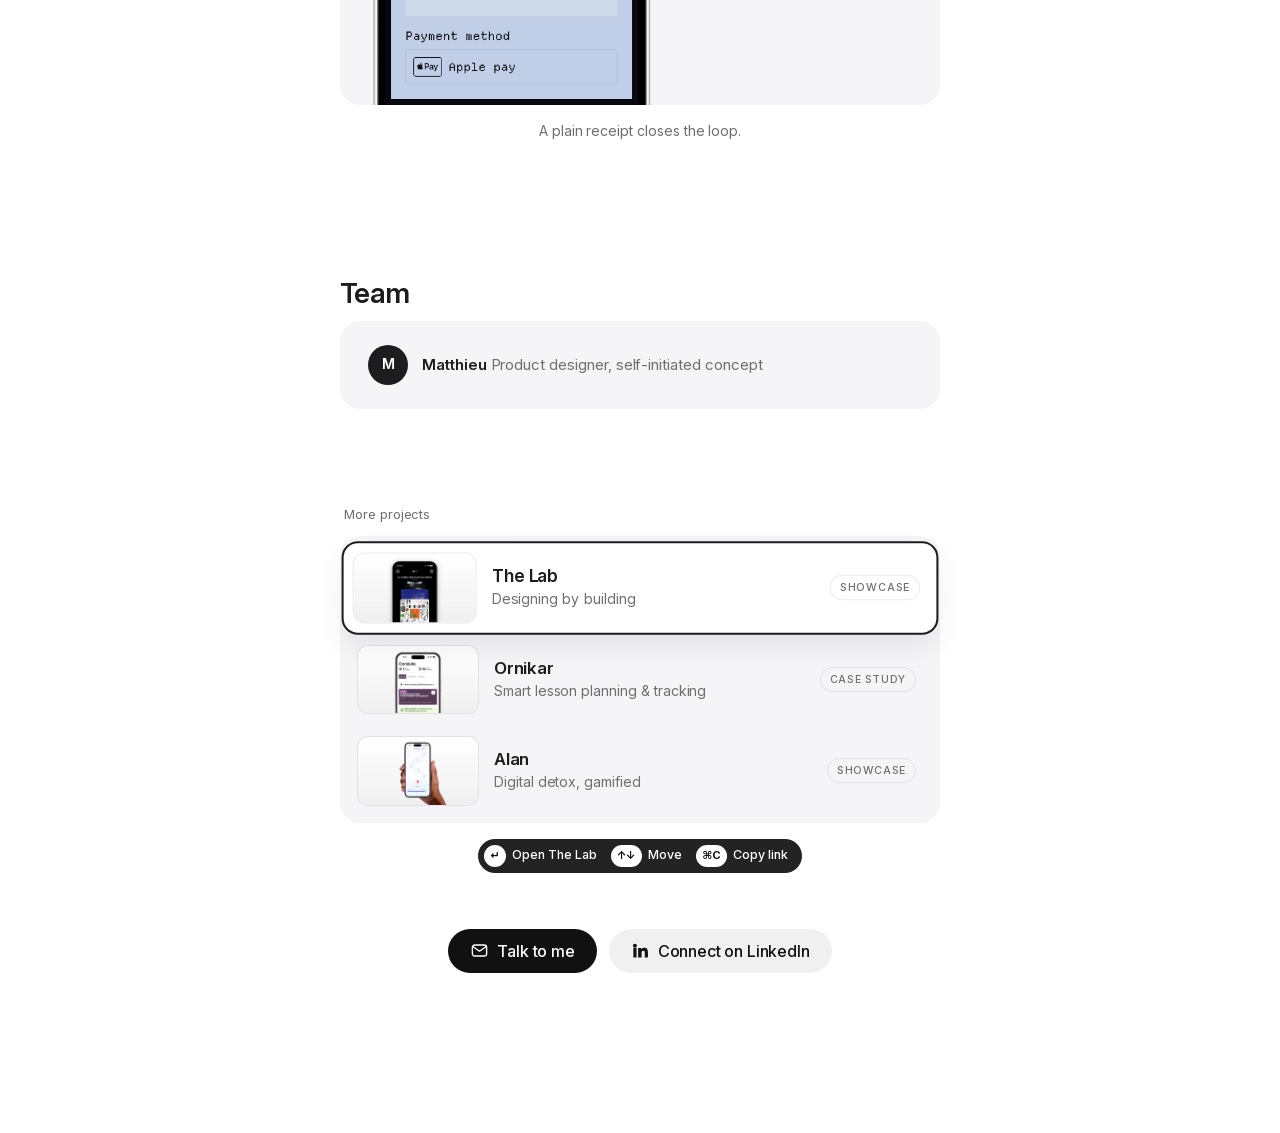
<file: cyberchat.html>
<!DOCTYPE html>
<html lang="en">
<head>
  <meta charset="UTF-8" />
  <meta name="viewport" content="width=device-width, initial-scale=1.0" />
  <title>CyberChat · Showcase · Matthieu</title>
  <meta name="description" content="CyberChat: privacy by design. A showcase of the final screens for an anonymous messaging concept." />

  <!-- Favicon / touch icon -->
  <link rel="icon" type="image/png" href="images/favicon.png" media="(prefers-color-scheme: light)" />
  <link rel="icon" type="image/png" href="images/favicon-dark.png" media="(prefers-color-scheme: dark)" />
  <link rel="apple-touch-icon" href="apple-touch-icon.png" />

  <!-- Open Graph -->
  <meta property="og:type" content="website" />
  <meta property="og:site_name" content="Matthieu" />
  <meta property="og:title" content="CyberChat · Showcase · Matthieu" />
  <meta property="og:description" content="CyberChat: privacy by design. A showcase of the final screens for an anonymous messaging concept." />
  <meta property="og:url" content="https://matthieuc.com/cyberchat" />
  <meta property="og:image" content="https://matthieuc.com/images/social-preview.png" />
  <meta property="og:image:width" content="4800" />
  <meta property="og:image:height" content="2520" />
  <meta property="og:image:alt" content="Matthieu's Portfolio" />

  <!-- Twitter -->
  <meta name="twitter:card" content="summary_large_image" />
  <meta name="twitter:title" content="CyberChat · Showcase · Matthieu" />
  <meta name="twitter:description" content="CyberChat: privacy by design. A showcase of the final screens for an anonymous messaging concept." />
  <meta name="twitter:image" content="https://matthieuc.com/images/social-preview.png" />

  <link rel="preload" href="fonts/Inter-opsz-wght-latin.woff2" as="font" type="font/woff2" crossorigin />
  <!-- Apply the saved appearance before first paint (no light flash in dark mode) -->
  <script>try{var t=new URLSearchParams(location.search).get("theme")||localStorage.getItem("theme");if(t==="dark")document.documentElement.dataset.theme="dark";}catch(e){}</script>
  <link rel="stylesheet" href="styles.css?v=18" />
  <link rel="stylesheet" href="cursor.css?v=1" />
  <link rel="stylesheet" href="case.css?v=54" />
  <link rel="stylesheet" href="stage.css?v=7" />
  <link rel="preload" href="fonts/MyHand.ttf" as="font" type="font/ttf" crossorigin />
</head>
<body class="case" data-project="cyberchat">
  <main class="case-wrap stagecase">

    <div class="case-top">
      <a class="case-back" href="/">
        <svg viewBox="0 0 24 24" fill="none" stroke="currentColor" stroke-width="1.8" stroke-linecap="round" stroke-linejoin="round"><path d="M15 18l-6-6 6-6"/></svg>
        Back
      </a>
      <span class="case-eyebrow">CyberChat · 2026 · Showcase</span>
    </div>

    <h1 class="case-title">CyberChat</h1>
    <p class="case-sub">A messaging concept</p>

    <p class="intro">A messaging app built around anonymity: no email, no phone number, just a unique key generated at onboarding. Its retro identity takes after the Signal Foundation.</p>

    <figure>
      <div class="case-hero"><img src="images/cyberchat.webp" data-dark="images/cyberchat-dark.webp" alt="CyberChat: anonymous messaging concept" /></div>
      <figcaption>Anonymous by default.</figcaption>
    </figure>

    <p class="statement"><span aria-hidden="true">Privacy by <span class="edit"><s>settings<svg viewBox="0 0 100 12" preserveAspectRatio="none" fill="none" stroke="currentColor" stroke-width="2.2" stroke-linecap="round" aria-hidden="true"><path pathLength="1" d="M1 7.5C20 5 42 8.5 61 5.8S88 4.2 99 6.2"/></svg></s><span class="hand edit__new">design</span><svg class="edit__caret" width="14" height="10" viewBox="0 0 14 10" fill="none" stroke="currentColor" stroke-width="1.6" stroke-linecap="round" stroke-linejoin="round" aria-hidden="true"><path pathLength="1" d="M1.5 8.5 7 1.8l5.5 6.4"/></svg></span>.</span><span class="visually-hidden">Privacy by design, not by settings.</span></p>
    <p>Five screens, from the first launch to the receipt.</p>

    <section class="section">
      <h2 class="section-title">The ID key</h2>
      <p>The first thing the app does: generate your unique identifier and hand it to you.</p>
      <figure>
        <div class="stage"><img class="wide" src="images/cc-welcome.png" alt="CyberChat onboarding: “Welcome Matthieu! Join Cyberchat”" width="2838" height="1272" loading="lazy" /></div>
        <figcaption>“Welcome Matthieu! Join Cyberchat.”</figcaption>
      </figure>
      <figure>
        <div class="stage"><div class="canvas" style="--h: 380px">
        <img class="phone" src="images/cc-idkey.png" alt="CyberChat: ID key generation screen" width="1137" height="1422" loading="lazy" style="left: 32px; top: 32px; width: 300px;" />
        <svg class="arrows" viewBox="0 0 600 380" fill="none" stroke="currentColor" stroke-width="1.6" stroke-linecap="round" stroke-linejoin="round" aria-hidden="true"><path pathLength="1" d="M344.0 255.0C323.0 245.0 302.0 266.0 284.0 260.0"/><path pathLength="1" class="head" d="M292.8 258.2L284.0 260.0L290.0 266.7"/><path pathLength="1" d="M344.0 337.0C324.4 327.0 304.8 356.0 288.0 350.0"/><path pathLength="1" class="head" d="M296.9 348.4L288.0 350.0L293.8 356.9"/></svg>
        <span class="hand cnote" style="left: 352px; top: 244px;">store it<br>somewhere safe</span>
        <span class="hand cnote" style="left: 352px; top: 326px;">your only<br>identity</span>
        </div></div>
        <figcaption>Your ID key is the only way back into your session.</figcaption>
      </figure>
    </section>

    <section class="section">
      <h2 class="section-title">Chats &amp; calls</h2>
      <p>Chats and calls live on the same page, one tap apart.</p>
      <figure>
        <div class="stage"><div class="canvas" style="--h: 320px">
        <img class="phone" src="images/cc-chats.png" alt="CyberChat: chats list with read receipts and unread markers" width="1083" height="1041" loading="lazy" style="left: 32px; top: 32px; width: 300px;" />
        <svg class="arrows" viewBox="0 0 600 320" fill="none" stroke="currentColor" stroke-width="1.6" stroke-linecap="round" stroke-linejoin="round" aria-hidden="true"><path pathLength="1" d="M344.0 147.0C330.0 137.0 316.0 156.0 304.0 150.0"/><path pathLength="1" class="head" d="M313.0 149.5L304.0 150.0L309.0 157.5"/></svg>
        <span class="hand cnote" style="left: 352px; top: 136px;">read receipts</span>
        </div></div>
        <figcaption>Status dots, timestamps and read receipts, nothing else competing for attention.</figcaption>
      </figure>
    </section>

    <section class="section">
      <h2 class="section-title">Smart context</h2>
      <p>A small card under each contact shows encryption status and shared groups.</p>
      <figure>
        <div class="stage"><div class="canvas" style="--h: 420px">
        <img class="phone" src="images/cc-context.png" alt="CyberChat: conversation with a “Crypted chat · Member of 22 studio” context card" width="1371" height="2799" loading="lazy" style="left: 32px; top: 28px; width: 240px;" />
        <svg class="arrows" viewBox="0 0 600 420" fill="none" stroke="currentColor" stroke-width="1.6" stroke-linecap="round" stroke-linejoin="round" aria-hidden="true"><path pathLength="1" d="M344.0 197.0C303.4 187.0 262.8 213.0 228.0 207.0"/><path pathLength="1" class="head" d="M236.4 203.9L228.0 207.0L234.9 212.8"/></svg>
        <span class="hand cnote" style="left: 352px; top: 186px;">who you're talking to,<br>before the first word</span>
        </div></div>
        <figcaption>“Crypted chat. Member of 22 studio.” Trust conditions, visible before you type.</figcaption>
      </figure>
    </section>

    <section class="section">
      <h2 class="section-title">Profile &amp; settings</h2>
      <p>A dithered avatar, your join date, and everything that shapes your account.</p>
      <figure>
        <div class="stage"><div class="canvas" style="--h: 340px">
        <img class="phone" src="images/cc-profile.png" alt="CyberChat: profile screen with privacy, linked devices and donate settings" width="1086" height="1185" loading="lazy" style="left: 32px; top: 32px; width: 300px;" />
        <svg class="arrows" viewBox="0 0 600 340" fill="none" stroke="currentColor" stroke-width="1.5" stroke-linecap="round" aria-hidden="true"><path pathLength="1" d="M342 233c3 -.3 5 .2 6 .3M348 233c.6 35 -.4 70 .3 104M348 337c-2 .4 -4 -.1 -6 .3"/></svg><span class="hand cnote" style="left: 364px; top: 270px;">privacy, devices,<br>donations: one place</span></div></div>
        <figcaption>Privacy, linked devices and donations, from a single screen.</figcaption>
      </figure>
    </section>

    <section class="section">
      <h2 class="section-title">Privacy over profit</h2>
      <p>Donations instead of ads or tracking: funded by users, with no compromise.</p>
      <figure>
        <div class="stage"><div class="canvas" style="--h: 320px">
        <img class="phone" src="images/cc-payment.png" alt="CyberChat: “Privacy over profit” donation screen, top: header, profile and pitch" width="1086" height="1173" loading="lazy" style="left: 32px; top: 50px; width: 250px;" />
        <img class="phone" src="images/cc-payment-bottom.png?v=7" alt="CyberChat: donation screen, bottom: preset amounts, custom field and Donate button" width="479" height="517" loading="lazy" style="left: 318px; top: 0px; width: 250px;" />
        </div></div>
        <figcaption>“Private messaging, funded by you.” The same screen, top and bottom: a one-off or recurring donation.</figcaption>
      </figure>
      <figure>
        <div class="stage"><div class="canvas" style="--h: 360px">
        <img class="phone" src="images/cc-receipt.png" alt="CyberChat: payment receipt confirming a donation to the Cyberchat Association" width="912" height="1203" loading="lazy" style="left: 32px; top: 32px; width: 280px;" />
        <svg class="arrows" viewBox="0 0 600 360" fill="none" stroke="currentColor" stroke-width="1.6" stroke-linecap="round" stroke-linejoin="round" aria-hidden="true"><path pathLength="1" d="M344.0 223.0C325.1 213.0 306.2 234.0 290.0 228.0"/><path pathLength="1" class="head" d="M298.9 226.5L290.0 228.0L295.7 234.9"/></svg>
        <span class="hand cnote" style="left: 352px; top: 212px;">plain, itemised,<br>no dark patterns</span>
        </div></div>
        <figcaption>A plain receipt closes the loop.</figcaption>
      </figure>
    </section>

    <section class="section">
      <h2 class="section-title" id="team">Team</h2>
      <div class="stage team">
        <ul class="team__list">
            <li><span class="team__av" aria-hidden="true">M</span><span><b>Matthieu</b> <span class="team__role">Product designer, self-initiated concept</span></span></li>
        </ul>
      </div>
    </section>

    <footer class="case-footer">
      <a class="btn btn--primary" href="mailto:matthieu.coma@pm.me">
        <svg class="btn__icon" viewBox="0 0 24 24" fill="none" stroke="currentColor" stroke-width="1.7" stroke-linecap="round" stroke-linejoin="round"><rect x="3" y="5" width="18" height="14" rx="3"/><path d="M3.5 7l8.5 6 8.5-6"/></svg>
        <span>Talk to me</span>
      </a>
      <a class="btn btn--secondary" href="https://www.linkedin.com/in/matthieu-c-313b34379/" target="_blank" rel="noopener">
        <svg class="btn__icon" viewBox="0 0 24 24" fill="currentColor"><path d="M4.98 3.5a2.5 2.5 0 1 1-.02 5 2.5 2.5 0 0 1 .02-5zM3 8.98h4v12H3v-12zM9 8.98h3.8v1.64h.05c.53-1 1.83-2.05 3.77-2.05 4.03 0 4.78 2.65 4.78 6.1v6.31h-4v-5.6c0-1.34-.02-3.06-1.86-3.06-1.87 0-2.15 1.46-2.15 2.96v5.7H9v-12z"/></svg>
        <span>Connect on LinkedIn</span><span class="visually-hidden"> (opens in new tab)</span>
      </a>
    </footer>

  </main>
  <script src="data.js?v=9"></script>
  <script src="case.js?v=34"></script>
  <script src="stage.js?v=5"></script>
  <script src="cursor.js?v=3"></script>
</body>
</html>
</file>
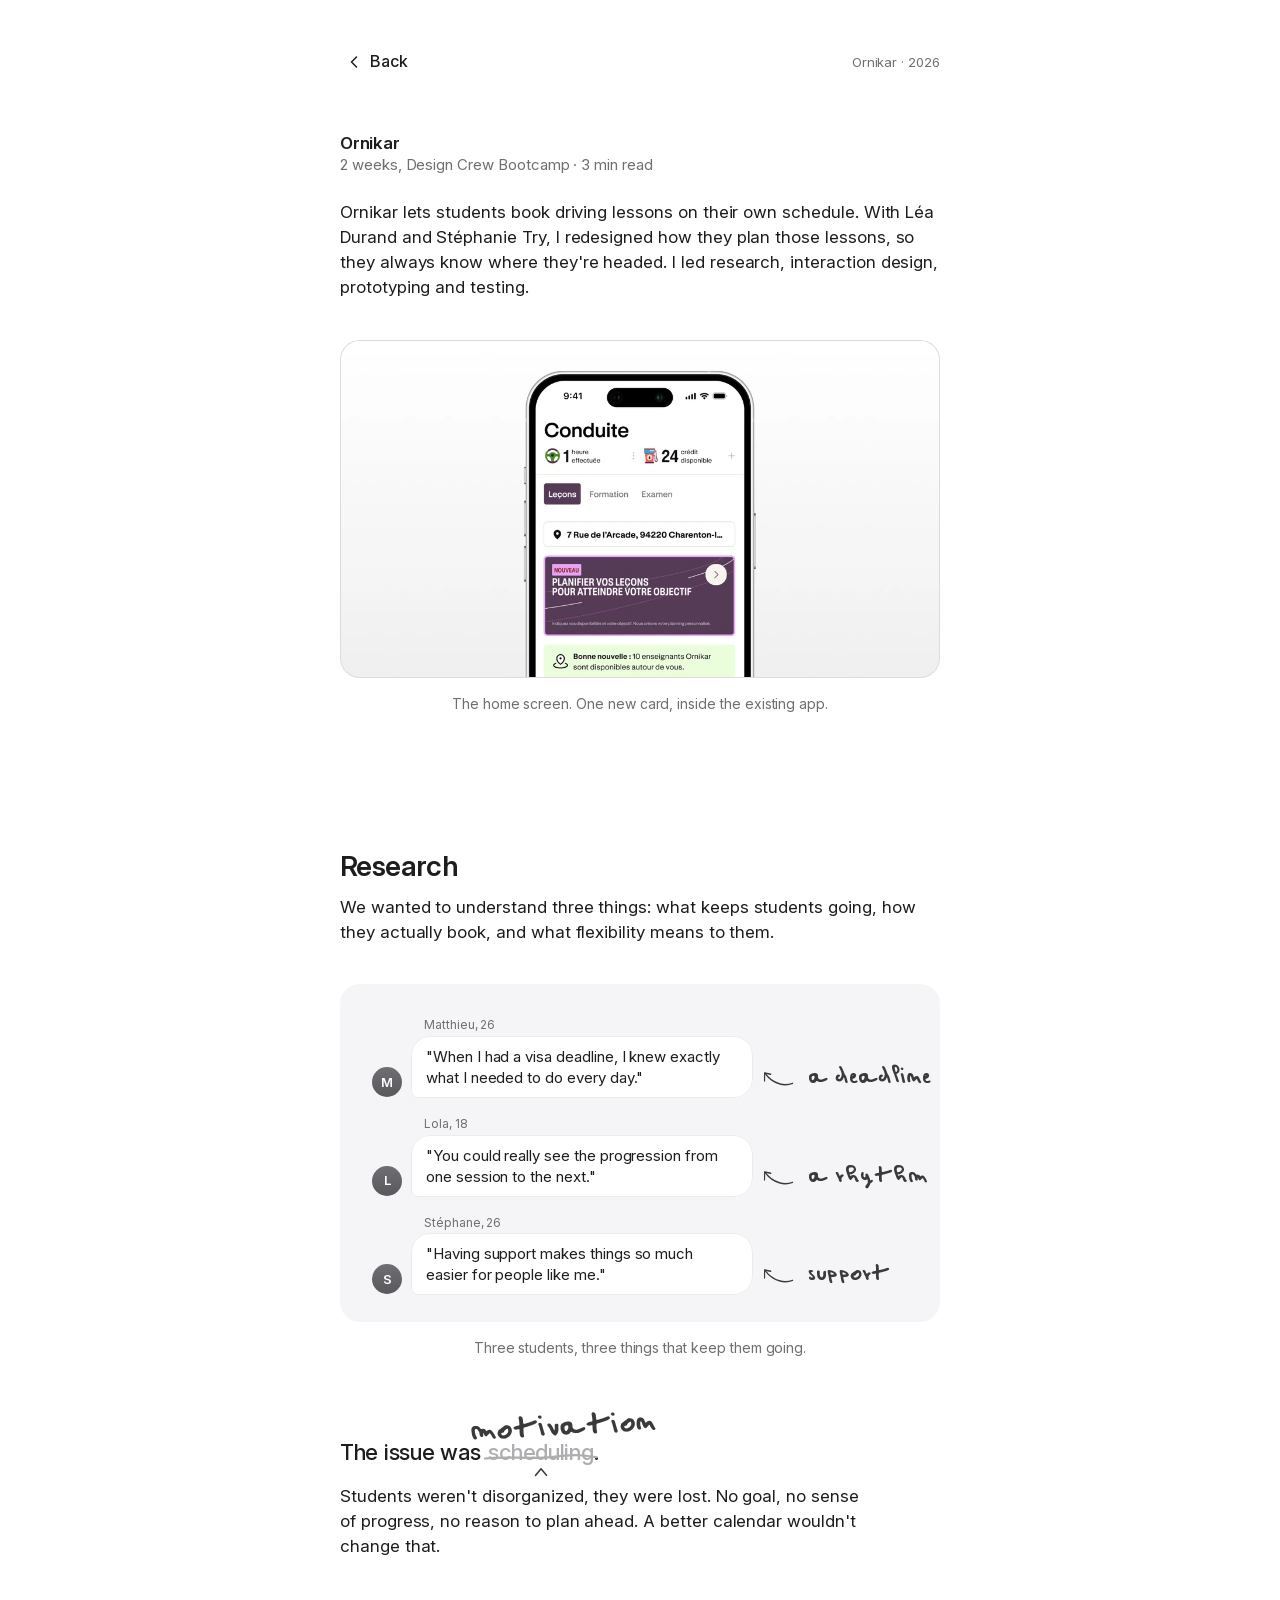
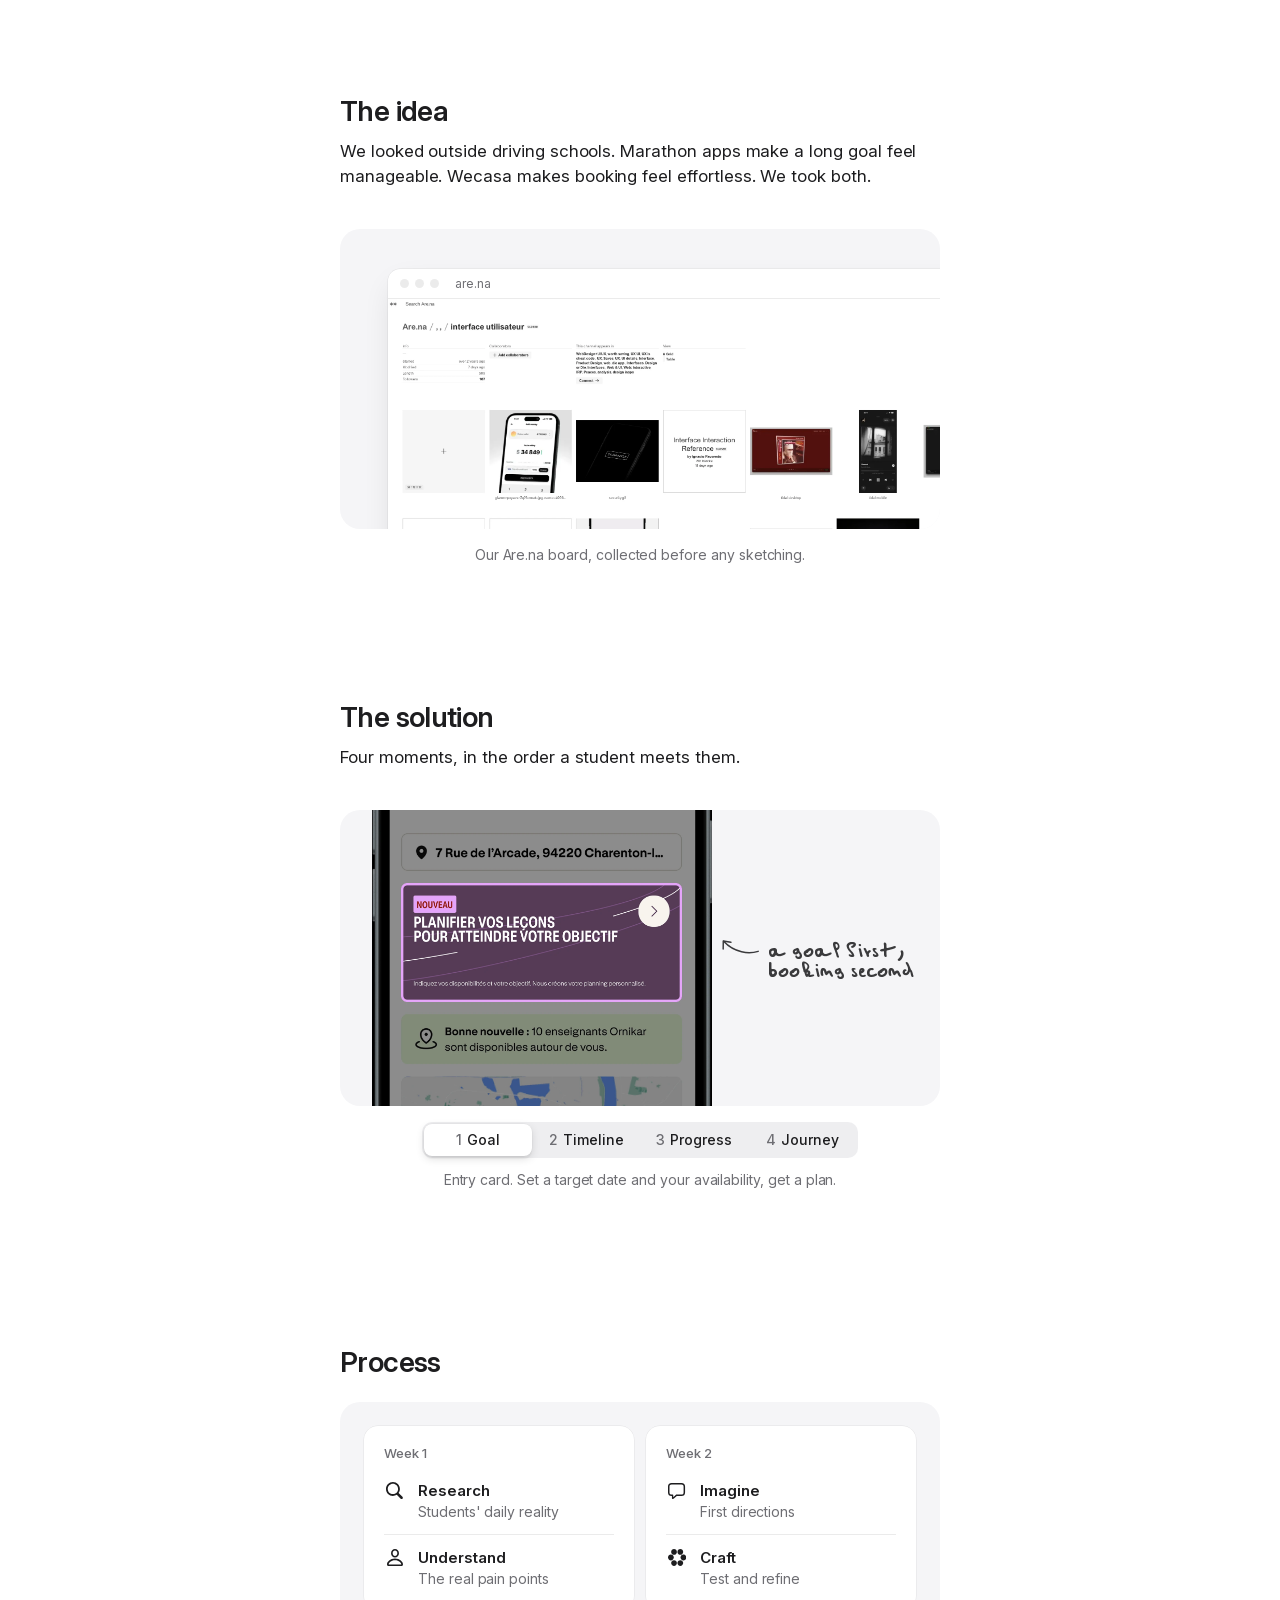
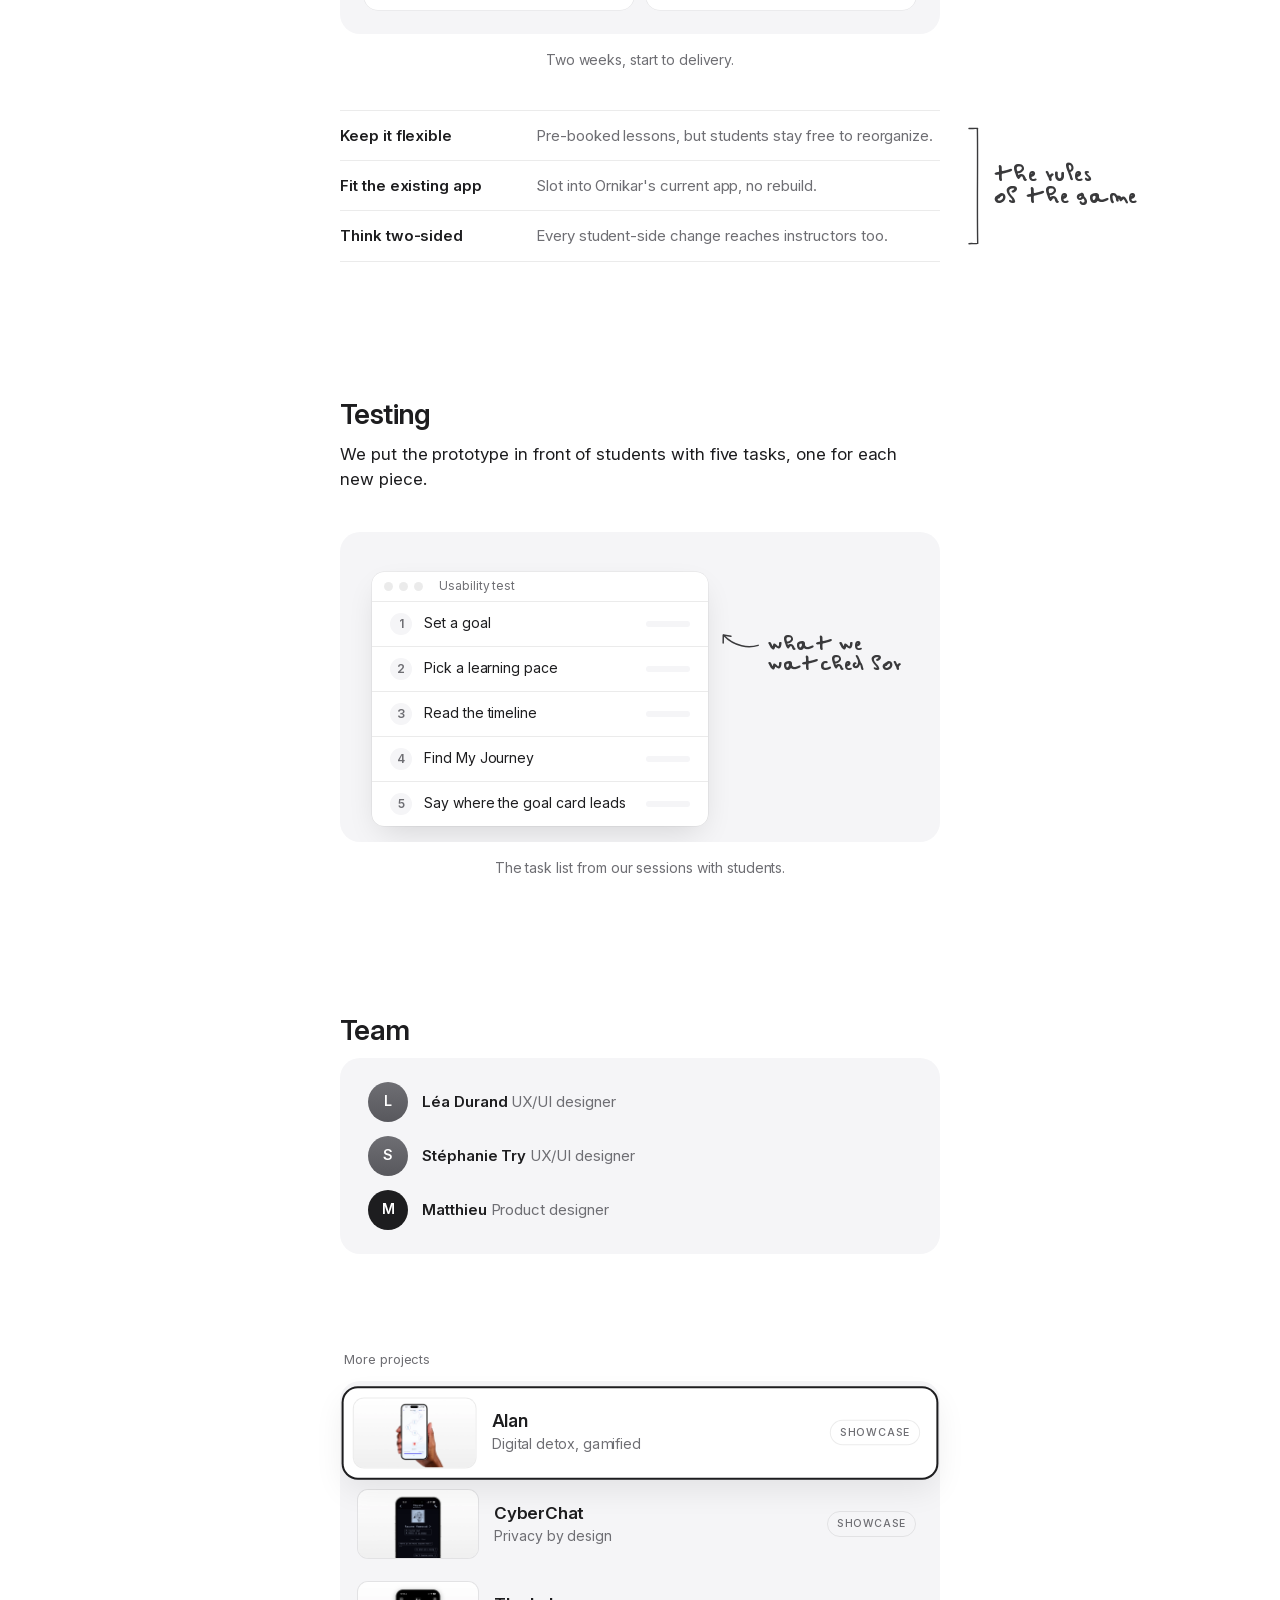
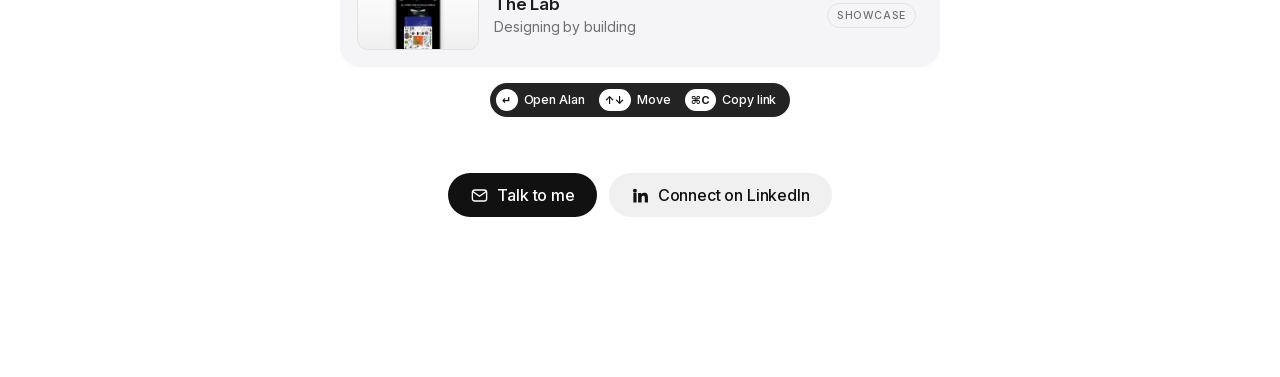
<file: ornikar.html>
<!DOCTYPE html>
<html lang="en">
<head>
  <meta charset="UTF-8" />
  <meta name="viewport" content="width=device-width, initial-scale=1.0" />
  <title>Ornikar · Case study · Matthieu</title>
  <meta name="description" content="Ornikar: smart lesson planning & tracking. A 2-week end-to-end UX/UI case study." />

  <!-- Favicon / touch icon -->
  <link rel="icon" type="image/png" href="images/favicon.png" media="(prefers-color-scheme: light)" />
  <link rel="icon" type="image/png" href="images/favicon-dark.png" media="(prefers-color-scheme: dark)" />
  <link rel="apple-touch-icon" href="apple-touch-icon.png" />

  <!-- Open Graph -->
  <meta property="og:type" content="website" />
  <meta property="og:site_name" content="Matthieu" />
  <meta property="og:title" content="Ornikar · Case study · Matthieu" />
  <meta property="og:description" content="Ornikar: smart lesson planning & tracking. A 2-week end-to-end UX/UI case study." />
  <meta property="og:url" content="https://matthieuc.com/ornikar" />
  <meta property="og:image" content="https://matthieuc.com/images/social-preview.png" />
  <meta property="og:image:width" content="4800" />
  <meta property="og:image:height" content="2520" />
  <meta property="og:image:alt" content="Matthieu's Portfolio" />

  <!-- Twitter -->
  <meta name="twitter:card" content="summary_large_image" />
  <meta name="twitter:title" content="Ornikar · Case study · Matthieu" />
  <meta name="twitter:description" content="Ornikar: smart lesson planning & tracking. A 2-week end-to-end UX/UI case study." />
  <meta name="twitter:image" content="https://matthieuc.com/images/social-preview.png" />

  <link rel="preload" href="fonts/Inter-opsz-wght-latin.woff2" as="font" type="font/woff2" crossorigin />
  <!-- Apply the saved appearance before first paint (no light flash in dark mode) -->
  <script>try{var t=new URLSearchParams(location.search).get("theme")||localStorage.getItem("theme");if(t==="dark")document.documentElement.dataset.theme="dark";}catch(e){}</script>
  <link rel="stylesheet" href="styles.css?v=18" />
  <link rel="stylesheet" href="cursor.css?v=1" />
  <link rel="stylesheet" href="case.css?v=54" />
  <link rel="stylesheet" href="stage.css?v=7" />
  <link rel="preload" href="fonts/MyHand.ttf" as="font" type="font/ttf" crossorigin />
</head>
<body class="case" data-project="ornikar">
  <main class="case-wrap stagecase">

    <!-- ===== Top bar ===== -->
    <div class="case-top">
      <a class="case-back" href="/">
        <svg viewBox="0 0 24 24" fill="none" stroke="currentColor" stroke-width="1.8" stroke-linecap="round" stroke-linejoin="round"><path d="M15 18l-6-6 6-6"/></svg>
        Back
      </a>
      <span class="case-eyebrow">Ornikar · 2026</span>
    </div>

    <h1 class="case-title">Ornikar</h1>
    <p class="case-sub">2 weeks, Design Crew Bootcamp</p>

    <p class="intro">Ornikar lets students book driving lessons on their own schedule. With Léa Durand and Stéphanie Try, I redesigned how they plan those lessons, so they always know where they're headed. I led research, interaction design, prototyping and testing.</p>

    <figure>
      <div class="case-hero"><img src="images/ornikar.webp" data-dark="images/ornikar-dark.webp" alt="Ornikar: Conduite app home screen with the new lesson-planning card" /></div>
      <figcaption>The home screen. One new card, inside the existing app.</figcaption>
    </figure>


      <section class="section">
        <h2 class="section-title" id="research">Research</h2>
    <p>We wanted to understand three things: what keeps students going, how they actually book, and what flexibility means to them.</p>

    <figure>
      <div class="stage chat">
        <div class="msg"><span class="av">M</span><div><p class="who">Matthieu, 26</p><p class="bub">"When I had a visa deadline, I knew exactly what I needed to do every day."</p></div><span class="tagh"><svg width="40" height="28" viewBox="0 0 44 30" fill="none" stroke="currentColor" stroke-width="1.6" stroke-linecap="round" stroke-linejoin="round"><path d="M42 22C32 25 16 24 4 11"/><path d="M3.5 19.5 3.6 10.6 12 12"/></svg><span class="hand">a deadline</span></span></div>
        <div class="msg"><span class="av">L</span><div><p class="who">Lola, 18</p><p class="bub">"You could really see the progression from one session to the next."</p></div><span class="tagh"><svg width="40" height="28" viewBox="0 0 44 30" fill="none" stroke="currentColor" stroke-width="1.6" stroke-linecap="round" stroke-linejoin="round"><path d="M42 22C32 25 16 24 4 11"/><path d="M3.5 19.5 3.6 10.6 12 12"/></svg><span class="hand">a rhythm</span></span></div>
        <div class="msg"><span class="av">S</span><div><p class="who">Stéphane, 26</p><p class="bub">"Having support makes things so much easier for people like me."</p></div><span class="tagh"><svg width="40" height="28" viewBox="0 0 44 30" fill="none" stroke="currentColor" stroke-width="1.6" stroke-linecap="round" stroke-linejoin="round"><path d="M42 22C32 25 16 24 4 11"/><path d="M3.5 19.5 3.6 10.6 12 12"/></svg><span class="hand">support</span></span></div>
      </div>
      <figcaption>Three students, three things that keep them going.</figcaption>
    </figure>

    <p class="statement"><span aria-hidden="true">The issue was <span class="edit"><s>scheduling<svg viewBox="0 0 100 12" preserveAspectRatio="none" fill="none" stroke="currentColor" stroke-width="2.2" stroke-linecap="round" aria-hidden="true"><path pathLength="1" d="M1 7.5C20 5 42 8.5 61 5.8S88 4.2 99 6.2"/></svg></s><span class="hand edit__new">motivation</span><svg class="edit__caret" width="14" height="10" viewBox="0 0 14 10" fill="none" stroke="currentColor" stroke-width="1.6" stroke-linecap="round" stroke-linejoin="round" aria-hidden="true"><path pathLength="1" d="M1.5 8.5 7 1.8l5.5 6.4"/></svg></span>.</span><span class="visually-hidden">The issue wasn't scheduling. It was motivation.</span></p>
    <p class="txt">Students weren't disorganized, they were lost. No goal, no sense of progress, no reason to plan ahead. A better calendar wouldn't change that.</p>
      </section>

      <section class="section">
        <h2 class="section-title" id="idea">The idea</h2>
    <p>We looked outside driving schools. Marathon apps make a long goal feel manageable. Wecasa makes booking feel effortless. We took both.</p>

    <figure>
      <div class="stage" style="height: 300px">
        <div class="win" data-wide style="left: 48px; top: 40px; width: 720px; height: 400px;"><div class="win__bar"><i></i><i></i><i></i><span>are.na</span></div><img src="images/orn-arena.webp" alt="Are.na board of references" style="width: 100%"></div>
      </div>
      <figcaption>Our Are.na board, collected before any sketching.</figcaption>
    </figure>
      </section>

      <section class="section">
        <h2 class="section-title" id="solution">The solution</h2>
    <p>Four moments, in the order a student meets them.</p>

    <figure class="player" id="player">
      <div class="stage">
        <div class="scene on" data-cap="Entry card. Set a target date and your availability, get a plan.">
          <div class="screen" style="top: -21px;"><div class="spot spot--onb"><img src="images/orn-onb1-screen.webp" alt="Home screen with the plan card highlighted"><img class="hi" src="images/orn-onb1-card.webp" alt=""></div></div>
          <div class="note" style="top: 121px;"><svg width="40" height="28" viewBox="0 0 44 30" fill="none" stroke="currentColor" stroke-width="1.6" stroke-linecap="round" stroke-linejoin="round"><path d="M42 22C32 25 16 24 4 11"/><path d="M3.5 19.5 3.6 10.6 12 12"/></svg><span class="hand">a goal first,<br>booking second</span></div>
        </div>
        <div class="scene" data-cap="Goal timeline. The whole training at a glance, from first lesson to exam.">
          <div class="screen" style="top: 0;"><img src="images/orn-onb2.webp" alt="56 days of training timeline"></div>
          <div class="note" style="top: 27px;"><svg width="40" height="28" viewBox="0 0 44 30" fill="none" stroke="currentColor" stroke-width="1.6" stroke-linecap="round" stroke-linejoin="round"><path d="M42 22C32 25 16 24 4 11"/><path d="M3.5 19.5 3.6 10.6 12 12"/></svg><span class="hand">56 days,<br>not someday</span></div>
        </div>
        <div class="scene" data-cap="Progress card. The current stage of the training, on the home screen.">
          <div class="screen" style="top: -4px;"><div class="spot spot--after"><img src="images/orn-after1-screen.webp" alt="Home screen with the progress card highlighted"><img class="hi" src="images/orn-after1-card.webp" alt=""></div></div>
          <div class="note" style="top: 138px;"><svg width="40" height="28" viewBox="0 0 44 30" fill="none" stroke="currentColor" stroke-width="1.6" stroke-linecap="round" stroke-linejoin="round"><path d="M42 22C32 25 16 24 4 11"/><path d="M3.5 19.5 3.6 10.6 12 12"/></svg><span class="hand">you are here</span></div>
        </div>
        <div class="scene" data-cap="My Journey. Upcoming lessons, past sessions and what to work on next.">
          <div class="screen" style="top: 32px;"><img src="images/orn-journey.webp" alt="My Journey timeline"></div>
          <div class="note" style="top: 160px;"><svg width="40" height="28" viewBox="0 0 44 30" fill="none" stroke="currentColor" stroke-width="1.6" stroke-linecap="round" stroke-linejoin="round"><path d="M42 22C32 25 16 24 4 11"/><path d="M3.5 19.5 3.6 10.6 12 12"/></svg><span class="hand">the whole road,<br>stop by stop</span></div>
        </div>
      </div>
      <div class="controls">
        <div class="stp" role="tablist" aria-label="Solution steps">
          <span class="stp__thumb" aria-hidden="true"></span>
          <button class="on" role="tab" aria-selected="true"><b>1</b>Goal</button>
          <button role="tab" aria-selected="false"><b>2</b>Timeline</button>
          <button role="tab" aria-selected="false"><b>3</b>Progress</button>
          <button role="tab" aria-selected="false"><b>4</b>Journey</button>
        </div>
      </div>
      <figcaption aria-live="polite">Entry card. Set a target date and your availability, get a plan.</figcaption>
    </figure>
      </section>

      <section class="section">
        <h2 class="section-title" id="process">Process</h2>
    <figure style="margin-top: 24px">
      <div class="stage weeks2">
        <div class="wk"><p class="wk__h">Week 1</p>
          <div class="st"><span class="sf"><svg viewBox="0 0 19.642 19.4609" fill="currentColor"><path d="M0 7.94765C0 12.3342 3.56465 15.8971 7.94941 15.8971C9.58007 15.8971 11.0766 15.3959 12.3242 14.55L16.8108 19.0445C17.0916 19.3254 17.4637 19.4592 17.8553 19.4592C18.6863 19.4592 19.2807 18.8311 19.2807 18.0098C19.2807 17.6234 19.1389 17.2629 18.8705 16.9945L14.4185 12.5168C15.3506 11.2346 15.8988 9.6582 15.8988 7.94765C15.8988 3.56289 12.3342 0 7.94941 0C3.56465 0 0 3.56289 0 7.94765ZM2.03026 7.94765C2.03026 4.68475 4.683 2.03026 7.94765 2.03026C11.2158 2.03026 13.8668 4.68475 13.8668 7.94765C13.8668 11.2123 11.2158 13.8668 7.94765 13.8668C4.683 13.8668 2.03026 11.2123 2.03026 7.94765Z"/></svg></span><div><b>Research</b><span>Students' daily reality</span></div></div>
          <div class="st"><span class="sf"><svg viewBox="0 0 17.5309 18.2504" fill="currentColor"><path d="M2.49277 18.2389L14.6768 18.2389C16.3576 18.2389 17.1695 17.7102 17.1695 16.5639C17.1695 13.8928 13.8264 10.3023 8.58789 10.3023C3.34316 10.3023 0 13.8928 0 16.5639C0 17.7102 0.811912 18.2389 2.49277 18.2389ZM2.1744 16.5516C1.94511 16.5516 1.85175 16.4814 1.85175 16.2992C1.85175 14.7951 4.27069 11.9914 8.58789 11.9914C12.8971 11.9914 15.3178 14.7951 15.3178 16.2992C15.3178 16.4814 15.2324 16.5516 15.0014 16.5516ZM8.58789 9.15546C10.949 9.15546 12.8611 7.0791 12.8611 4.52441C12.8611 2.00156 10.95 0 8.58789 0C6.24355 0 4.31641 2.03359 4.31641 4.54043C4.31641 7.08711 6.22851 9.15546 8.58789 9.15546ZM8.58789 7.46817C7.23769 7.46817 6.08554 6.20391 6.08554 4.53867C6.08554 2.91679 7.22695 1.6873 8.58789 1.6873C9.96035 1.6873 11.092 2.89277 11.092 4.52441C11.092 6.18789 9.94961 7.46817 8.58789 7.46817Z"/></svg></span><div><b>Understand</b><span>The real pain points</span></div></div>
        </div>
        <div class="wk"><p class="wk__h">Week 2</p>
          <div class="st"><span class="sf"><svg viewBox="0 0 22.2363 21.7609" fill="currentColor"><path d="M6.2871 21.7609C6.83065 21.7609 7.23475 21.4947 7.91131 20.9006L11.2541 17.9412L17.2898 17.9412C20.2281 17.9412 21.875 16.2525 21.875 13.3543L21.875 5.78066C21.875 2.88242 20.2281 1.19375 17.2898 1.19375L4.58515 1.19375C1.64687 1.19375 0 2.87441 0 5.78066L0 13.3543C0 16.2605 1.6873 17.9412 4.52363 17.9412L5.04863 17.9412L5.04863 20.3484C5.04863 21.2111 5.50156 21.7609 6.2871 21.7609ZM6.76131 19.61L6.76131 16.8219C6.76131 16.2488 6.51581 16.0279 5.96737 16.0279L4.63964 16.0279C2.79354 16.0279 1.91327 15.0889 1.91327 13.2936L1.91327 5.83339C1.91327 4.03808 2.79354 3.10702 4.63964 3.10702L17.2353 3.10702C19.0734 3.10702 19.9617 4.03808 19.9617 5.83339L19.9617 13.2936C19.9617 15.0889 19.0734 16.0279 17.2353 16.0279L11.1515 16.0279C10.5572 16.0279 10.275 16.1236 9.86171 16.5414Z"/></svg></span><div><b>Imagine</b><span>First directions</span></div></div>
          <div class="st"><span class="sf"><svg viewBox="0 0 21.8035 19.8996" fill="currentColor"><path d="M14.3996 19.8978C16.2678 19.8978 17.7738 18.3838 17.7738 16.5236C17.7738 14.6537 16.2678 13.1396 14.3996 13.1396C12.5297 13.1396 11.0254 14.6537 11.0254 16.5236C11.0254 18.3838 12.5297 19.8978 14.3996 19.8978Z"/><path d="M7.04257 19.8978C8.91073 19.8978 10.4168 18.3838 10.4168 16.5236C10.4168 14.6537 8.91073 13.1396 7.04257 13.1396C5.17265 13.1396 3.66836 14.6537 3.66836 16.5236C3.66836 18.3838 5.17265 19.8978 7.04257 19.8978Z"/><path d="M18.068 13.3191C19.9361 13.3191 21.4422 11.8131 21.4422 9.94491C21.4422 8.07499 19.9361 6.5707 18.068 6.5707C16.198 6.5707 14.684 8.07499 14.684 9.94491C14.684 11.8131 16.198 13.3191 18.068 13.3191Z"/><path d="M3.37421 13.3191C5.24413 13.3191 6.75644 11.8131 6.75644 9.94491C6.75644 8.07499 5.24413 6.5707 3.37421 6.5707C1.51406 6.5707 0 8.07499 0 9.94491C0 11.8131 1.51406 13.3191 3.37421 13.3191Z"/><path d="M14.3996 6.74843C16.2678 6.74843 17.7738 5.24413 17.7738 3.37421C17.7738 1.50605 16.2678 0 14.3996 0C12.5297 0 11.0254 1.50605 11.0254 3.37421C11.0254 5.24413 12.5297 6.74843 14.3996 6.74843Z"/><path d="M7.04257 6.74843C8.91073 6.74843 10.4168 5.24413 10.4168 3.37421C10.4168 1.50605 8.91073 0 7.04257 0C5.17265 0 3.66836 1.50605 3.66836 3.37421C3.66836 5.24413 5.17265 6.74843 7.04257 6.74843Z"/></svg></span><div><b>Craft</b><span>Test and refine</span></div></div>
        </div>
      </div>
      <figcaption>Two weeks, start to delivery.</figcaption>
    </figure>

    <div class="list noted" style="margin-top: 40px">
      <div><b>Keep it flexible</b><span class="muted">Pre-booked lessons, but students stay free to reorganize.</span></div>
      <div><b>Fit the existing app</b><span class="muted">Slot into Ornikar's current app, no rebuild.</span></div>
      <div><b>Think two-sided</b><span class="muted">Every student-side change reaches instructors too.</span></div>
      <span class="margin" style="top: 50%">
        <svg width="12" height="120" viewBox="0 0 12 120" fill="none" stroke="currentColor" stroke-width="1.4" stroke-linecap="round"><path d="M1 2.5c3 .2 5.8-.4 8.6 0M9.4 2.6c.5 38-.4 76 .3 114.8M9.7 117.4c-2.9.5-5.8-.1-8.7.3"/></svg>
        <span class="hand">the rules<br>of the game</span>
      </span>
    </div>
      </section>

      <section class="section">
        <h2 class="section-title" id="testing">Testing</h2>
    <p>We put the prototype in front of students with five tasks, one for each new piece.</p>
    <figure>
      <div class="stage" style="height: 310px">
        <div class="win" style="left: 32px; top: 40px; width: 336px;">
          <div class="win__bar"><i></i><i></i><i></i><span>Usability test</span></div>
          <div class="task"><em>1</em>Set a goal<u></u></div>
          <div class="task"><em>2</em>Pick a learning pace<u></u></div>
          <div class="task"><em>3</em>Read the timeline<u></u></div>
          <div class="task"><em>4</em>Find My Journey<u></u></div>
          <div class="task"><em>5</em>Say where the goal card leads<u></u></div>
        </div>
        <div class="note note--test" style="left: 380px; top: 92px;">
          <svg width="40" height="30" viewBox="0 0 44 30" fill="none" stroke="currentColor" stroke-width="1.6" stroke-linecap="round" stroke-linejoin="round" ><path d="M42 22C32 25 16 24 4 11"/><path d="M3.5 19.5 3.6 10.6 12 12"/></svg>
          <span class="hand">what we<br>watched for</span>
        </div>
      </div>
      <figcaption>The task list from our sessions with students.</figcaption>
    </figure>
      </section>

    <!-- ===== Footer ===== -->
    <section class="section">
      <h2 class="section-title" id="team">Team</h2>
      <div class="stage team">
        <ul class="team__list">
            <li><span class="team__av" aria-hidden="true">L</span><span><b>Léa Durand</b> <span class="team__role">UX/UI designer</span></span></li>
            <li><span class="team__av" aria-hidden="true">S</span><span><b>Stéphanie Try</b> <span class="team__role">UX/UI designer</span></span></li>
            <li><span class="team__av" aria-hidden="true">M</span><span><b>Matthieu</b> <span class="team__role">Product designer</span></span></li>
        </ul>
      </div>
    </section>

    <footer class="case-footer">
      <a class="btn btn--primary" href="mailto:matthieu.coma@pm.me">
        <svg class="btn__icon" viewBox="0 0 24 24" fill="none" stroke="currentColor" stroke-width="1.7" stroke-linecap="round" stroke-linejoin="round"><rect x="3" y="5" width="18" height="14" rx="3"/><path d="M3.5 7l8.5 6 8.5-6"/></svg>
        <span>Talk to me</span>
      </a>
      <a class="btn btn--secondary" href="https://www.linkedin.com/in/matthieu-c-313b34379/" target="_blank" rel="noopener">
        <svg class="btn__icon" viewBox="0 0 24 24" fill="currentColor"><path d="M4.98 3.5a2.5 2.5 0 1 1-.02 5 2.5 2.5 0 0 1 .02-5zM3 8.98h4v12H3v-12zM9 8.98h3.8v1.64h.05c.53-1 1.83-2.05 3.77-2.05 4.03 0 4.78 2.65 4.78 6.1v6.31h-4v-5.6c0-1.34-.02-3.06-1.86-3.06-1.87 0-2.15 1.46-2.15 2.96v5.7H9v-12z"/></svg>
        <span>Connect on LinkedIn</span><span class="visually-hidden"> (opens in new tab)</span>
      </a>
    </footer>

  </main>
  <script src="data.js?v=9"></script>
  <script src="case.js?v=34"></script>
  <script src="stage.js?v=5"></script>
  <script src="cursor.js?v=3"></script>
</body>
</html>
</file>
<file: styles.css>
/* ============================================================
   matthieuc.com — recreation
   Type:  ABC Marist (serif, body)  +  Inter (sans, badges & labels)
   ============================================================ */

/* Inter, self-hosted (Latin subset): variable weight + optical size, so large
   text gets Inter's tighter display cut automatically (font-optical-sizing: auto) */
@font-face {
  font-family: "Inter";
  src: url("fonts/Inter-opsz-wght-latin.woff2") format("woff2");
  font-weight: 100 900;
  font-style: normal;
  font-display: swap;
}
@font-face {
  font-family: "ABC Marist";
  src: url("fonts/ABCMarist-Book.woff2") format("woff2"),
       url("fonts/ABCMarist-Book.woff") format("woff");
  font-weight: 350;
  font-style: normal;
  font-display: swap;
}
@font-face {
  font-family: "ABC Marist";
  src: url("fonts/ABCMarist-Regular.woff2") format("woff2"),
       url("fonts/ABCMarist-Regular.woff") format("woff");
  font-weight: 400;
  font-style: normal;
  font-display: swap;
}
@font-face {
  font-family: "ABC Marist";
  src: url("fonts/ABCMarist-Medium.woff2") format("woff2"),
       url("fonts/ABCMarist-Medium.woff") format("woff");
  font-weight: 500;
  font-style: normal;
  font-display: swap;
}

:root {
  --bg: #ffffff;
  --ink: #111111;
  --muted: #767676;              /* ≥4.5:1 on white (WCAG AA body text) */
  --image-space: #f0efec;
  --radius: 16px;                 /* Apple-style rounded card */
  --hairline: rgba(0, 0, 0, 0.08); /* subtle 1px border */
  --serif: "ABC Marist", "Times New Roman", Times, Georgia, serif;
  --sans: "Inter", "Inter Placeholder", -apple-system, system-ui, sans-serif;
  --col: 600px;

  /* 8-pt spacing scale (Apple HIG) — step N = N×8px */
  --s-1: 8px;
  --s-2: 16px;
  --s-3: 24px;
  --s-4: 32px;
  --s-5: 40px;
  --s-6: 48px;
  --s-7: 56px;
  --s-8: 64px;
  --s-11: 88px;
  --s-12: 96px;
  --s-14: 112px;
  --s-15: 120px;
  --s-18: 144px;
  --s-20: 160px;

  /* Motion: one curve for anything that moves (the iOS sheet curve: fast
     start, long settle, no overshoot); plain `ease` for colour and opacity.
     Press feedback 120ms · state changes ≤300ms · page/zoom moves ≤500ms */
  --ease-out: cubic-bezier(.32, .72, 0, 1);

  /* Focus ring — solid so it clears 3:1 against white (WCAG 2.2 non-text) */
  --focus-ring: #0066ff;

  /* Capsule buttons */
  --btn-primary-bg: #111111;
  --btn-primary-bg-hover: #2a2a2a;
  --btn-primary-ink: #ffffff;
  --btn-secondary-bg: #f0f0f0;
  --btn-secondary-bg-hover: #e6e6e6;
  --btn-secondary-ink: #111111;
  --badge-border: rgba(0, 0, 0, 0.14);
}

/* Dark mode — set on <html> by the inline head script (saved choice) and the
   toggle on the feed. Apple dark palette: true black, #f5f5f7 label,
   #a1a1a6 secondary label (≥7:1 on black). */
:root[data-theme="dark"] {
  color-scheme: dark;
  --bg: #000000;
  --ink: #f5f5f7;
  --muted: #a1a1a6;
  --image-space: #1c1c1e;
  --hairline: rgba(255, 255, 255, 0.12);
  --focus-ring: #4da3ff;
  --btn-primary-bg: #f5f5f7;
  --btn-primary-bg-hover: #ffffff;
  --btn-primary-ink: #000000;
  --btn-secondary-bg: #1c1c1e;
  --btn-secondary-bg-hover: #2c2c2e;
  --btn-secondary-ink: #f5f5f7;
  --badge-border: rgba(255, 255, 255, 0.2);
}

* { box-sizing: border-box; margin: 0; padding: 0; }

html { -webkit-font-smoothing: antialiased; -moz-osx-font-smoothing: grayscale; text-rendering: optimizeLegibility; }

body {
  background: var(--bg);
  color: var(--ink);
  transition: background-color .3s ease, color .3s ease;
  font-family: var(--serif);
  font-weight: 400;
  line-height: 1.5;
}

a { color: inherit; }

/* Visually hidden but available to assistive tech (skip-to-content headings etc.) */
.visually-hidden {
  position: absolute;
  width: 1px; height: 1px;
  margin: -1px; padding: 0; border: 0;
  clip: rect(0 0 0 0);
  clip-path: inset(50%);
  overflow: hidden;
  white-space: nowrap;
}

.page {
  max-width: var(--col);
  margin: 0 auto;
  /* Center the intro in the viewport (self-adjusting to screen height) with the
     top space only, so the gap to the first project stays normal. ~50vh minus
     half the intro's height. */
  padding: max(48px, calc(50vh - 160px)) var(--s-3) 200px;
}

/* ---------------- Hero ---------------- */
.hero { margin-bottom: var(--s-12); }

.hero__name {
  font-family: var(--serif);
  font-size: 24px;
  font-weight: 500;
  letter-spacing: 0;
  margin-bottom: 4px;         /* name → location: tight pair */
}

.hero__location {
  font-family: var(--serif);
  color: var(--muted);
  font-size: 15px;
  margin-bottom: 22px;        /* clear gap before the bio */
}

.hero__bio {
  font-family: var(--serif);
  font-size: 17px;
  line-height: 1.45;
  margin-bottom: var(--s-3);
}

.hero__links {
  font-family: var(--serif);
  font-size: 17px;
  margin-top: var(--s-1);
}
.hero__links a { text-decoration: none; transition: opacity .2s ease; }
.hero__links a:hover { opacity: .55; }
.hero__links span { color: var(--ink); padding: 0 2px; }

/* ---------------- Projects list ---------------- */
.projects {
  display: flex;
  flex-direction: column;
  gap: var(--s-12);
}

.project {
  display: block;
  cursor: pointer;
  border-radius: var(--radius);
  outline: none;
  color: inherit;
  text-decoration: none;
  -webkit-tap-highlight-color: transparent;
}
.project:focus-visible { outline: 3px solid var(--focus-ring); outline-offset: 8px; }

.project__head {
  display: flex;
  align-items: center;
  gap: 10px;
  margin-bottom: 4px;         /* title → year: tight pair */
}
.project__name {
  font-family: var(--serif);
  font-size: 24px;
  font-weight: 500;
  letter-spacing: 0;
}
.project__badge {
  font-family: var(--sans);
  font-size: 11px;
  font-weight: 500;
  letter-spacing: 0.04em;
  text-transform: uppercase;
  color: var(--muted);
  border: 1px solid var(--badge-border);
  padding: 3px 9px;
  border-radius: 999px;
  white-space: nowrap;
}
.project__year {
  font-family: var(--serif);
  font-size: 13px;
  color: var(--muted);
  margin-bottom: 22px;        /* clear gap before the tagline group */
}
.project__tagline {
  font-family: var(--serif);
  font-weight: 500;
  font-size: 17px;
  margin-bottom: 6px;         /* tagline → description: tight pair */
}
.project__desc {
  font-family: var(--serif);
  font-weight: 400;
  font-size: 17px;
  line-height: 1.45;
  color: var(--muted);
  margin-bottom: var(--s-3);  /* description → image */
}

.project__image {
  background: var(--image-space);
  border-radius: var(--radius);
  border: 1px solid var(--hairline);
  overflow: hidden;
  transition: transform .12s var(--ease-out);
}
.project__image img { display: block; width: 100%; height: auto; }

/* Live preview (script.js): hovering a card with a `preview` plays its real
   recordings inside the phone of the card image, with a capsule naming the clip */
.project__image { position: relative; }
.preview {
  position: absolute; overflow: hidden; pointer-events: none; background: #000;
  border-radius: 14% 14% 0 0 / 6.5% 6.5% 0 0;          /* the screen's corners */
  opacity: 0; transition: opacity .35s ease;
}
.preview video { width: 100%; height: 100%; object-fit: cover; display: block; }
.project__image.is-previewing .preview { opacity: 1; }
.project__image.is-previewing .preview.is-switching { opacity: 0; transition-duration: .15s; }
.preview__cap {
  position: absolute; left: 12px; bottom: 12px;
  display: inline-flex; align-items: center; gap: 8px; height: 30px; padding: 0 12px; border-radius: 999px;
  background: rgba(17, 17, 17, .88); color: #fff;
  -webkit-backdrop-filter: blur(12px); backdrop-filter: blur(12px);
  font: 500 12.5px/1 var(--sans); white-space: nowrap; pointer-events: none;
  opacity: 0; transform: translateY(6px);
  transition: opacity .2s ease, transform .3s cubic-bezier(.2, .9, .25, 1.1);
}
.is-previewing .preview__cap { opacity: 1; transform: none; }
.preview__clip { color: rgba(255, 255, 255, .6); }
.preview__bars { display: inline-flex; gap: 3px; margin-left: 2px; }
.preview__bars i { position: relative; width: 14px; height: 3px; border-radius: 2px; background: rgba(255, 255, 255, .3); overflow: hidden; }
.preview__bars i.done { background: #fff; }
.preview__bars i.cur::after { content: ""; position: absolute; inset: 0; background: #fff; transform-origin: left; animation: pv-fill var(--seg, 6s) linear forwards; }
.project__image:not(.is-previewing) .preview__bars i.cur::after { animation-play-state: paused; }
@keyframes pv-fill { from { transform: scaleX(0); } to { transform: scaleX(1); } }
/* stills: the key screens replace the card image, on the card's own backdrop */
.preview-stills { position: absolute; inset: 0; pointer-events: none; background: linear-gradient(#fff, #f0f0f0); opacity: 0; transition: opacity .35s ease; }
:root[data-theme="dark"] .preview-stills { background: linear-gradient(#1e1e1e, #111); }
.project__image.is-previewing .preview-stills { opacity: 1; }
.preview-stills img { position: absolute; bottom: 0; left: 50%; height: 90%; width: auto; transform: translateX(-50%); opacity: 0; transition: opacity .45s ease; }
.preview-stills img.on { opacity: 1; }
/* overlay: card-sized images that repaint only the phone; the mockup stays */
.preview-stills.is-overlay, :root[data-theme="dark"] .preview-stills.is-overlay { background: none; }   /* the mockup stays visible in both themes */
.preview-stills.is-overlay img { inset: 0; left: 0; width: 100%; height: 100%; transform: none; }
:root[data-theme="dark"] .preview__cap { background: rgba(245, 245, 247, .94); color: #111; }
:root[data-theme="dark"] .preview__clip { color: rgba(0, 0, 0, .5); }
:root[data-theme="dark"] .preview__bars i { background: rgba(0, 0, 0, .18); }
:root[data-theme="dark"] .preview__bars i.done, :root[data-theme="dark"] .preview__bars i.cur::after { background: #111; }
/* no hover growth (the cursor already says it's a link); a press settles it a touch */
.project:active .project__image { transform: scale(.985); }

/* ---------------- Personal ---------------- */
.personal {
  margin-top: var(--s-12);
  display: flex;
  flex-direction: column;
  gap: var(--s-2);
  font-family: var(--serif);
  font-size: 17px;
  line-height: 1.45;
  color: var(--ink);
}
.personal__sign { font-style: italic; }

/* ---------------- Signature ---------------- */
.signature {
  margin-top: var(--s-8);
  display: flex;
  justify-content: center;
}
.signature__svg { width: 130px; height: auto; opacity: .9; color: inherit; cursor: pointer; display: block; overflow: visible; }
.signature:focus-visible { outline: 3px solid var(--focus-ring); outline-offset: 10px; border-radius: 8px; }
/* Hidden until it scrolls into view; JS sets --len to the exact path length. */
.signature__path {
  stroke-dasharray: var(--len, 2000);
  stroke-dashoffset: var(--len, 2000);
}
.signature.in .signature__path {
  transition: stroke-dashoffset 1.7s cubic-bezier(.65, 0, .35, 1);
  stroke-dashoffset: 0;
}
@media (prefers-reduced-motion: reduce) {
  body { transition: none; }
  /* Show the finished signature, no drawing */
  .signature__path { stroke-dasharray: none; stroke-dashoffset: 0; transition: none; }
}

/* ---------------- Footer / buttons (Apple HIG) ---------------- */
.footer {
  margin-top: var(--s-6);
  display: flex;
  gap: var(--s-1);
  flex-wrap: wrap;
  justify-content: center;
}

/* Capsule buttons: system font, ≥44pt hit target, medium weight */
.btn {
  display: inline-flex;
  align-items: center;
  justify-content: center;
  gap: 8px;
  min-height: 44px;
  padding: 0 22px;
  border-radius: 999px;
  font-family: -apple-system, BlinkMacSystemFont, "SF Pro Text", "Inter", system-ui, sans-serif;
  font-size: 16px;
  font-weight: 500;
  letter-spacing: -0.01em;
  line-height: 1;
  text-decoration: none;
  cursor: pointer;
  -webkit-tap-highlight-color: transparent;
  transition: background-color .18s ease, transform .12s var(--ease-out), opacity .18s ease;
}
.btn:active { transform: scale(0.97); }
.btn:focus-visible { outline: 3px solid var(--focus-ring); outline-offset: 2px; }

.btn__icon { width: 19px; height: 19px; flex: none; }

/* Primary — filled */
.btn--primary { background: var(--btn-primary-bg); color: var(--btn-primary-ink); }
.btn--primary:hover { background: var(--btn-primary-bg-hover); }

/* Secondary — subtle gray fill (systemGray6 style) */
.btn--secondary { background: var(--btn-secondary-bg); color: var(--btn-secondary-ink); }
.btn--secondary:hover { background: var(--btn-secondary-bg-hover); }

/* ---------------- Appearance toggle (feed, top-right) ---------------- */
.theme-toggle {
  position: fixed; top: 16px; right: 16px; z-index: 10;
  width: 44px; height: 44px;                 /* full hit target, small glyph */
  display: grid; place-items: center;
  border: 0; border-radius: 50%;
  background: transparent;
  color: var(--muted);
  cursor: pointer;
  -webkit-tap-highlight-color: transparent;
  transition: color .2s ease, background-color .2s ease, transform .12s var(--ease-out);
}
.theme-toggle:hover { color: var(--ink); background: var(--hairline); }
.theme-toggle:active { transform: scale(0.94); }
.theme-toggle:focus-visible { outline: 3px solid var(--focus-ring); outline-offset: 2px; }
.theme-toggle svg { width: 18px; height: 18px; display: block; }

/* ---------------- Entrance ---------------- */
/* One page-load sequence: what's in view rises in, top to bottom (script.js
   sets --d per element); everything below the fold is simply there when you
   scroll to it. The signature is the exception: it draws when it comes into
   view. Only hidden when JS is available, so without JS nothing is stuck at
   opacity 0. */
.js .reveal, .js .project {
  opacity: 0;
  transform: translateY(12px);
}
.reveal.in, .project.in {
  opacity: 1; transform: none;
  transition: opacity .5s ease var(--d, 0ms), transform .6s var(--ease-out) var(--d, 0ms);
}
.reveal.in.is-static, .project.in.is-static { transition: none; }

/* ---------------- Return from a case page ---------------- */
/* A camera pulling back: the case page eases away (shrinks a touch, fades)
   while the feed settles in from just past full size. One critically damped
   curve, no overshoot. Only the case page's Back link opts in (case.js), so
   the forward hero morph is untouched. */
::view-transition { background: var(--bg); }
html.vt-back::view-transition-old(root) {
  animation: vt-leave .28s cubic-bezier(.4, 0, 1, 1) both;
}
html.vt-back::view-transition-new(root) {
  animation: vt-settle .5s var(--ease-out) .1s both;
}
@keyframes vt-leave  { 70% { opacity: 0; } to { opacity: 0; transform: scale(.97); } } /* gone before the feed is half in: no double exposure */
@keyframes vt-settle { from { opacity: 0; transform: scale(1.02); } }
/* The feed was already seen: no scroll-reveal replay under the transition. */
html.vt-back .reveal, html.vt-back .project { opacity: 1; transform: none; transition: none; }

/* Fallback (no cross-document view transitions): the feed fades up. */
html.returning body { animation: feed-return .4s var(--ease-out) both; }
@keyframes feed-return { from { opacity: 0; } }

/* ---------------- Responsive ---------------- */
@media (max-width: 640px) {
  .page { padding: 140px 24px 120px; }
  .hero { margin-bottom: 90px; }
  .projects { gap: 100px; }
}

@media (max-width: 460px) {
  .page { padding: 120px 20px 100px; }
  .footer { flex-direction: column; align-items: stretch; }
  .footer .btn { width: 100%; }
}

@media (prefers-reduced-motion: reduce) {
  * { animation: none !important; transition: none !important; }
  .reveal, .project { opacity: 1; transform: none; }
}
</file>
<file: cursor.css>
/* ============================================================
   Pointer layer (cursor.js): the capsule that names what's under the
   pointer, the project context menu, and the edge tabs on case pages.
   Pointer-only: nothing here shows on touch screens.
   ============================================================ */

/* Capsule: black on light pages, light on dark ones */
.cx-cap {
  position: fixed; left: 0; top: 0; z-index: 1200;
  display: inline-flex; align-items: center; gap: 8px;
  height: 32px; padding: 0 14px; border-radius: 999px;
  background: rgba(17, 17, 17, 0.92); color: #fff;
  -webkit-backdrop-filter: blur(12px); backdrop-filter: blur(12px);
  box-shadow: 0 6px 20px rgba(0, 0, 0, 0.12);
  font: 500 13px/1 "Inter", system-ui, sans-serif; letter-spacing: 0; white-space: nowrap;
  pointer-events: none;
  opacity: 0; transform: scale(0.94);
  transition: opacity .16s ease, transform .24s cubic-bezier(.2, .9, .25, 1.1);
}
.cx-cap.is-on { opacity: 1; transform: none; }
.cx-cap .cx-mute { color: rgba(255, 255, 255, 0.55); }
.cx-cap .cx-div { width: 1px; height: 14px; background: rgba(255, 255, 255, 0.22); }
.cx-cap .cx-key {
  display: inline-grid; place-items: center; min-width: 20px; height: 20px; padding: 0 6px; margin-right: -6px;
  border-radius: 6px; background: rgba(255, 255, 255, 0.16); font-size: 11px; font-weight: 600;
}
.cx-cap .cx-thumb { width: 40px; height: 24px; margin-left: -10px; border-radius: 999px 6px 6px 999px; object-fit: cover; display: block; }
.cx-cap svg { display: block; flex: none; }
:root[data-theme="dark"] .cx-cap { background: rgba(245, 245, 247, 0.94); color: #111; box-shadow: 0 6px 20px rgba(0, 0, 0, 0.4); }
:root[data-theme="dark"] .cx-cap .cx-mute { color: rgba(0, 0, 0, 0.5); }
:root[data-theme="dark"] .cx-cap .cx-div { background: rgba(0, 0, 0, 0.16); }
:root[data-theme="dark"] .cx-cap .cx-key { background: rgba(0, 0, 0, 0.08); }

/* Context menu (right-click on a project card) */
.cx-menu {
  position: fixed; left: 0; top: 0; z-index: 1200;
  min-width: 220px; padding: 5px; border-radius: 12px;
  background: rgba(246, 246, 246, 0.84);
  -webkit-backdrop-filter: blur(24px) saturate(1.8); backdrop-filter: blur(24px) saturate(1.8);
  box-shadow: 0 0 0 0.5px rgba(0, 0, 0, 0.18), 0 10px 36px rgba(0, 0, 0, 0.18);
  font: 400 13.5px/1 "Inter", system-ui, sans-serif; color: #111;
  visibility: hidden; opacity: 0; transform: scale(0.96);
  transition: opacity .12s ease, transform .18s cubic-bezier(.2, .9, .25, 1.1), visibility 0s .18s;
}
.cx-menu.is-on { visibility: visible; opacity: 1; transform: none; transition: opacity .12s ease, transform .18s cubic-bezier(.2, .9, .25, 1.1); }
.cx-item {
  display: flex; align-items: center; gap: 10px; width: 100%; height: 28px; padding: 0 10px;
  border: 0; border-radius: 7px; background: none; color: inherit; font: inherit; text-align: left; cursor: default;
}
.cx-item svg { width: 15px; height: 15px; flex: none; }
.cx-item:hover, .cx-item:focus { outline: none; background: #2f6bf0; color: #fff; }
.cx-menu hr { border: 0; height: 1px; margin: 5px 10px; background: rgba(0, 0, 0, 0.1); }
:root[data-theme="dark"] .cx-menu { background: rgba(44, 44, 46, 0.84); color: #f5f5f7; box-shadow: 0 0 0 0.5px rgba(255, 255, 255, 0.14), 0 10px 36px rgba(0, 0, 0, 0.5); }
:root[data-theme="dark"] .cx-menu hr { background: rgba(255, 255, 255, 0.12); }

/* Edge tabs on case pages: back to the feed (left), next project (right) */
.cx-edge {
  position: fixed; top: 0; z-index: 900;
  width: 40px; height: 88px; padding: 0; border: 0; border-radius: 999px; -webkit-appearance: none; appearance: none;
  display: grid; place-items: center;
  background: rgba(255, 255, 255, 0.92); color: #111;
  -webkit-backdrop-filter: blur(12px); backdrop-filter: blur(12px);
  box-shadow: 0 0 0 0.5px rgba(0, 0, 0, 0.12), 0 8px 24px rgba(0, 0, 0, 0.1);
  cursor: pointer; opacity: 0; pointer-events: none;
  transition: opacity .18s ease, transform .34s cubic-bezier(.2, .9, .25, 1.1);
}
.cx-edge svg { width: 12px; height: 20px; display: block; }
.cx-edge--l { left: 10px; transform: translate(-56px, var(--y, 50vh)); }
.cx-edge--r { right: 10px; transform: translate(56px, var(--y, 50vh)); }
.cx-edge.is-on { opacity: 1; pointer-events: auto; transform: translate(0, var(--y, 50vh)); }
.cx-edge:active { transform: translate(0, var(--y, 50vh)) scale(0.94); }
:root[data-theme="dark"] .cx-edge { background: rgba(44, 44, 46, 0.92); color: #f5f5f7; box-shadow: 0 0 0 0.5px rgba(255, 255, 255, 0.14), 0 8px 24px rgba(0, 0, 0, 0.5); }

@media (prefers-reduced-motion: reduce) {
  .cx-cap, .cx-cap.is-on, .cx-menu, .cx-menu.is-on { transform: none; transition: opacity .12s ease; }
  .cx-edge { transition: opacity .12s ease; }
}
.cx-menu:focus { outline: none; }
</file>
<file: case.css>
/* ============================================================
   Case-study page (Ornikar) — sans-serif, Apple HIG
   Relies on styles.css for @font-face + spacing tokens.
   ============================================================ */

:root {
  --case-ink: #1d1d1f;
  --case-muted: #6e6e73;         /* Apple secondary label, darkened to ≥4.5:1 on white */
  --case-fill: #f5f5f7;          /* systemGray6-ish card fill */
  --case-fill-2: #fafafa;
  --case-blue: #0a6cff;          /* ≥4.5:1 on white for inline links/highlights */
  --card-top: #fafafb;           /* figure card gradient */
  --card-bottom: #f2f3f5;
  --icon-well: #fff;             /* round icon wells on process/constraint cards */
  --case-hair: var(--hairline);  /* alias of styles.css --hairline */
  --case-col: 900px;
}

/* Dark mode (data-theme on <html>, see styles.css). The annotated (.annot) and
   map (.mapfig) figures stay light: their mockups are flattened on white /
   blended with multiply and their highlights are baked for a light card. */
:root[data-theme="dark"] {
  --case-ink: #f5f5f7;
  --case-muted: #a1a1a6;
  --case-fill: #1c1c1e;
  --case-fill-2: #161618;
  --case-blue: #2997ff;
  --card-top: #1c1c1e;
  --card-bottom: #141416;
  --icon-well: #2c2c2e;
  --clip-btn-bg: rgba(44, 44, 46, 0.82);
  --clip-btn-bg-hover: #3a3a3c;
}
:root[data-theme="dark"] .annot,
:root[data-theme="dark"] .mapfig {
  --case-ink: #1d1d1f;
  --case-muted: #6e6e73;
  --case-blue: #0a6cff;
  --case-hair: rgba(0, 0, 0, 0.08);
  color: var(--case-ink);
}

body.case {
  background: var(--bg);
  color: var(--case-ink);
  font-family: var(--sans);
}

.case-wrap {
  max-width: var(--case-col);
  margin: 0 auto;
  padding: var(--s-5) var(--s-3) var(--s-20);
}

/* ---- Top bar / back ---- */
.case-top {
  display: flex;
  align-items: center;
  justify-content: space-between;
  margin-bottom: var(--s-6);
}
.case-back {
  display: inline-flex;
  align-items: center;
  gap: 6px;
  min-height: 44px;
  padding: 0 var(--s-1) 0 4px;
  font-size: 16px;
  font-weight: 500;
  color: var(--case-ink);
  text-decoration: none;
  border-radius: 12px;
}
.case-back:hover { color: var(--case-blue); }
.case-back svg { width: 20px; height: 20px; }
/* Floating chevron: takes over once the top bar's Back has scrolled off.
   Same frosted material as the clip play button. */
.case-back--float {
  position: fixed; z-index: 20;
  top: max(16px, env(safe-area-inset-top)); left: max(16px, env(safe-area-inset-left));
  width: 44px; height: 44px; min-height: 0; padding: 0;
  justify-content: center;
  border-radius: 50%;
  background: var(--clip-btn-bg, rgba(255, 255, 255, 0.82));
  box-shadow: 0 0 0 1px var(--case-hair), 0 2px 8px rgba(0, 0, 0, 0.08);
  -webkit-backdrop-filter: blur(8px) saturate(180%);
  backdrop-filter: blur(8px) saturate(180%);
  opacity: 0; visibility: hidden; transform: translateY(-6px);
  transition: opacity .25s ease, transform .25s ease, visibility 0s linear .25s, color .2s ease, background-color .2s ease;
}
.case-back--float.is-on {
  opacity: 1; visibility: visible; transform: none;
  transition: opacity .25s ease, transform .35s var(--ease-out), visibility 0s, color .2s ease, background-color .2s ease;
}
.case-back--float:hover { background: var(--clip-btn-bg-hover, #fff); }
.case-back--float:focus-visible { outline: 2px solid var(--case-blue); outline-offset: 3px; }
.case-back--float svg:not(.case-back__ring) { margin-left: -2px; }   /* optical centre for the chevron */
/* reading progress: a hairline ring that fills clockwise as the page is read */
.case-back--float .case-back__ring { position: absolute; inset: -2px; width: calc(100% + 4px); height: calc(100% + 4px); transform: rotate(-90deg); pointer-events: none; overflow: visible; }
.case-back--float .case-back__ring circle { fill: none; stroke: currentColor; stroke-width: 1.5; stroke-linecap: round; stroke-dasharray: 1; stroke-dashoffset: 1; }
/* wide screens: in the gutter, above the side menu's dashes */
@media (min-width: 1360px) {
  .case-back--float { top: 24px; left: max(24px, calc(50% - var(--case-col) / 2 - 76px)); }
}
@media (prefers-reduced-transparency: reduce) {
  .case-back--float { background: #fff; -webkit-backdrop-filter: none; backdrop-filter: none; }
}
@media (prefers-reduced-motion: reduce) {
  .case-back--float, .case-back--float.is-on { transition: none; }
}
.case-eyebrow { font-size: 13px; line-height: 1.4; color: var(--case-muted); }   /* HIG Footnote */

/* ---- Type scale: Apple HIG text styles, 8-pt rhythm ----
   h1 Large Title 34 · h2 Title 1 28 · lead Title 2 22 · h3 Title 3 20 /
   Headline 17 · body 17 · callout 16 · caption (Subheadline) 15 · footnote 13 */
.case-title {
  font-size: 34px;
  font-weight: 600;
  line-height: 1.15;
  letter-spacing: -0.02em;
  margin-bottom: var(--s-2);
}
.case-title + .meta { margin-top: var(--s-5); }   /* Ornikar: title, then the details grid */
.lead-p + .meta { margin-top: var(--s-5); }       /* Alan: title, lead, then the details grid */
.case-title + .section { margin-top: var(--s-6); } /* no lead paragraph: title straight into a section */
.case-hero + .visually-hidden + .section { margin-top: 0; } /* no visible title: hero straight into a section */

/* ---- Hero image ---- */
.case-hero {
  border-radius: var(--radius);
  border: 1px solid var(--case-hair);
  overflow: hidden;
  margin-bottom: var(--s-5);
  background: var(--image-space);
}
.case-hero img { display: block; width: 100%; height: auto; }

/* ---- Meta grid ---- */
.meta {
  display: grid;
  grid-template-columns: 1fr 1fr;
  gap: var(--s-7);
  margin-bottom: var(--s-12);
}
.meta h3 {
  font-size: 17px;
  font-weight: 600;
  line-height: 1.3;
  margin-bottom: var(--s-1);
}
.meta p { font-size: 16px; line-height: 1.5; color: var(--case-muted); margin-bottom: var(--s-1); }
.meta .lead { color: var(--case-ink); }
.meta .lead b { font-weight: 600; }
.meta .block + .block { margin-top: var(--s-4); }
.meta .overview p + p { margin-top: var(--s-2); }

/* ---- Section headers ---- */
.section { margin-top: var(--s-11); }
.section-title {
  display: flex;
  align-items: center;
  gap: 12px;
  font-size: 28px;
  font-weight: 600;
  line-height: 1.2;
  letter-spacing: -0.015em;
  margin-bottom: var(--s-3);
}
.section-title::before { display: none; }   /* no bullet dot on section titles */

.lead-p {
  font-size: 22px;
  line-height: 1.4;
  letter-spacing: -0.01em;
  margin-bottom: var(--s-2);
}
.body-p {
  font-size: 17px;
  line-height: 1.55;
  color: var(--case-muted);
  margin-bottom: var(--s-2);
}
.hl { color: var(--case-blue); }
/* keep a lone word off the last line; even out short headings */
.lead-p, .body-p, .caption, .shotcard__cap, .meta p { text-wrap: pretty; }
.case-title, .section-title, .feature__title { text-wrap: balance; }

/* ---- Process (Week 1 / Week 2) ---- */
.process {
  display: grid;
  grid-template-columns: 1fr 1fr;
  gap: var(--s-3);
  margin-top: var(--s-1);
  align-items: stretch;               /* both week columns share height */
}
.pcol {
  display: flex;
  flex-direction: column;
  gap: 12px;
}
.process .week { font-size: 16px; font-weight: 500; margin: var(--s-1) 0 4px; }
.step {
  background: var(--case-fill);
  border: 1px solid var(--case-hair);
  border-radius: var(--radius);
  padding: 20px;
  flex: 1;                            /* all four cards end up equal size */
  display: grid;
  grid-template-columns: auto 1fr;    /* icon | title on row 1 */
  align-items: center;
  column-gap: 12px;
  row-gap: 12px;
}
.step__icon {
  width: 34px; height: 34px;
  border-radius: 50%;
  background: var(--icon-well);
  border: 1px solid var(--case-hair);
  display: grid; place-items: center;
  flex: none;
}
.step__icon svg { width: auto; height: 16px; }
.step h3 { font-size: 17px; font-weight: 600; }
.step p {
  font-size: 14px;
  line-height: 1.45;
  color: var(--case-muted);
  grid-column: 1 / -1;              /* description spans full width below */
}

/* ---- Insight cards ---- */
.insights {
  display: grid;
  grid-template-columns: repeat(3, 1fr);
  gap: var(--s-2);
  margin-top: var(--s-1);
}
.insight {
  background: var(--case-fill);
  border: 1px solid var(--case-hair);
  border-radius: var(--radius);
  padding: 20px;
  display: flex;
  flex-direction: column;
}
.insight__tag {
  display: flex; align-items: center; gap: var(--s-1);
  font-size: 14px; font-weight: 500; color: var(--case-muted);
  margin-bottom: 14px;
}
.insight__tag svg { width: auto; height: 15px; }
.insight__title { font-size: 16px; font-weight: 600; color: var(--case-blue); line-height: 1.35; margin-bottom: 14px; }
.insight__quote { font-size: 14px; line-height: 1.5; color: var(--case-muted); margin-bottom: 18px; }
.insight__by { font-size: 14px; color: var(--case-ink); margin-top: auto; }

/* ---- Constraints (2x2) ---- */
.constraints {
  display: grid;
  grid-template-columns: 1fr 1fr;
  gap: var(--s-2);
  margin-top: var(--s-1);
}
.constraint {
  display: flex;
  gap: var(--s-2);
  background: var(--case-fill);
  border: 1px solid var(--case-hair);
  border-radius: var(--radius);
  padding: 20px;
}
.constraint__icon {
  width: 44px; height: 44px; flex: none;
  border-radius: 50%;
  background: var(--icon-well);
  border: 1px solid var(--case-hair);
  display: grid; place-items: center;
}
.constraint__icon svg { width: auto; height: 19px; }
.constraint h3 { font-size: 17px; font-weight: 600; line-height: 1.3; margin-bottom: var(--s-1); }
.constraint p { font-size: 14px; line-height: 1.45; color: var(--case-muted); }

/* ---- Image placeholders (awaiting real assets) ---- */
.ph {
  border-radius: var(--radius);
  border: 1px dashed rgba(0,0,0,0.18);
  background: repeating-linear-gradient(45deg, #fafafa, #fafafa 12px, #f3f3f3 12px, #f3f3f3 24px);
  display: grid;
  place-items: center;
  text-align: center;
  color: #9a9a9f;
  font-size: 14px;
  padding: var(--s-3);
  min-height: 240px;
}
.ph span { max-width: 32ch; }
.ph b { display: block; color: #6b6b70; font-weight: 600; margin-bottom: 4px; }

/* ---- Self-contained figure images (annotation baked in) ---- */
.case-figure { margin-top: var(--s-3); }
.case-figure img {
  display: block;
  width: 100%;
  height: auto;
  border-radius: var(--radius);
  border: 1px solid var(--case-hair);
}

/* ---- Annotated spotlight figure (mockup bleeds inside the card + callout) ---- */
.annot {
  margin-top: var(--s-3);
  position: relative;
  display: grid;
  grid-template-columns: 420px 1fr;   /* fixed mockup column | text */
  align-items: center;
  height: 320px;
  overflow: hidden;                    /* clips the mockup that bleeds off */
  background: linear-gradient(180deg, #fafafb, #f2f3f5);
  border: 1px solid var(--case-hair);
  border-radius: var(--radius);
}
.annot__shot { position: relative; height: 100%; overflow: hidden; }
.annot__frame {                        /* == the mockup's own box (anchors the % overlay) */
  position: absolute;
  top: 0;
  left: var(--s-3);
  width: 380px;
}
.annot__base { display: block; width: 100%; height: auto; }
.annot__hi {                           /* highlighted element; left/top/width set inline per figure */
  position: absolute;
  filter: drop-shadow(0 10px 22px rgba(0, 0, 0, 0.28));
}
.annot__note { position: relative; padding: 0 28px 0 var(--s-12); }
/* Connector drawn from the title row itself, so it always aligns with the icon */
.annot__note .name { position: relative; }
.annot__note .name::before {           /* horizontal line reaching back to the card */
  content: "";
  position: absolute;
  top: 50%;
  right: 100%;
  margin-right: var(--s-1);                    /* gap before the icon */
  width: 138px;
  height: 1.5px;
  background: var(--case-ink);
  transform: translateY(-50%);
}
.annot__note .name::after {            /* dot on the card end of the line */
  content: "";
  position: absolute;
  top: 50%;
  right: calc(100% + 146px);
  width: 9px; height: 9px;
  border-radius: 50%;
  background: var(--case-ink);
  transform: translate(50%, -50%);
}
.annot__note .name {
  display: flex; align-items: center; gap: var(--s-1);
  font-size: 17px; font-weight: 600; margin-bottom: var(--s-1);
}
.annot__note .name svg { width: auto; height: 17px; flex: none; }
.annot__note p { font-size: 16px; line-height: 1.5; color: var(--case-muted); }
.annot__note p b { color: var(--case-ink); font-weight: 600; }
.annot__note p .hl { color: var(--case-blue); }

/* ---- Mockup card with caption underneath ---- */
.shotcard {
  margin-top: var(--s-3);
  background: linear-gradient(180deg, var(--card-top), var(--card-bottom));
  border: 1px solid var(--case-hair);
  border-radius: var(--radius);
  overflow: hidden;
  padding-bottom: 28px;          /* breathing room below the mockup */
}
.shotcard__frame {
  height: 330px;
  overflow: hidden;
  display: flex;
  justify-content: center;
  align-items: flex-end;             /* anchor bottom → top of the mockup bleeds */
}
.shotcard__frame img { width: 480px; max-width: 90%; height: auto; display: block; }
.shotcard__cap {
  text-align: center;
  font-size: 16px;
  line-height: 1.5;
  color: var(--case-muted);
  max-width: 62ch;
  margin: var(--s-3) auto 0;
  padding: 0 var(--s-5);
}
.shotcard__cap b { color: var(--case-ink); font-weight: 600; }

/* full-height variant: show the whole (portrait) phone, no bleed */
.shotcard--full .shotcard__frame {
  height: auto;
  align-items: center;
  padding-top: var(--s-4);
}
.shotcard--full .shotcard__frame img { width: 340px; max-width: 72%; }

/* flush variant: cropped ("half") phone sits hard against the card's bottom edge */
.shotcard--flush { padding-bottom: 0; }
.shotcard--flush .shotcard__frame {
  height: auto;
  align-items: flex-end;
  padding-top: var(--s-5);
}
.shotcard--flush .shotcard__frame img { width: 360px; max-width: 76%; }

/* top-anchored crop: show the top of a tall screen (bottom bleeds off).
   Pair with a default .shotcard (bottom-anchored) to reveal both ends. */
.shotcard--top .shotcard__frame { align-items: flex-start; }

/* flush-top variant: phone sits hard against the card's TOP edge (top bleeds up),
   with breathing room below it — mirror of .shotcard--flush. */
.shotcard--flush-top .shotcard__frame {
  height: auto;
  align-items: flex-start;
  padding-top: 0;
}
.shotcard--flush-top .shotcard__frame img { width: 360px; max-width: 76%; }

/* two screens side by side (share one caption) */
.shots2 {
  margin-top: var(--s-3);
  display: grid;
  grid-template-columns: 1fr 1fr;
  gap: var(--s-2);
}
.shots2 .shotcard { margin-top: 0; }

/* split pair: two separate captures of one tall screen — its top in the left card,
   its bottom in the right card — each shown whole and filling the card width. */
.shots2--split { align-items: stretch; }   /* equal card heights; the shorter half gets room below its phone */
.shots2--split .shotcard { padding: 28px; }          /* inner spacing around the phone */
.shots2--split .shotcard__frame { height: auto; align-items: flex-start; }
.shots2--split .shotcard__frame img { width: 100%; max-width: none; }
/* The halves meet at the seam: the top half is flush at its bottom edge and the
   bottom half flush at its top edge, with the usual inset on the other sides. */
.shots2--split .shotcard:first-child { padding-bottom: 0; }
.shots2--split .shotcard:last-child { padding-top: 0; }
/* Alan's bottom capture starts with the tail of the progress bar already shown in the
   top capture; pull it up past that strip so the two halves don't repeat it. */
body[data-project="alan"] .shots2--split .shotcard:last-child img { margin-top: -11%; }

/* ---- Map figure: clean mockup + side callouts joined by hairline leaders ----
   The leaders are drawn by case.js into .mapfig__leaders from each note's
   data-anchor (x y as fractions of the mockup) to its title row, so they stay
   exact at any width. On phones the notes stack below and numbered pins mark
   the anchors instead. */
.mapfig {
  position: relative;
  margin-top: var(--s-3);
  display: grid;
  grid-template-columns: 1fr 216px;
  align-items: stretch;              /* notes column matches the mockup height */
  background: linear-gradient(180deg, #edeef2 0%, #ffffff 78%);  /* subtle top-to-bottom gradient */
  border: 1px solid var(--case-hair);
  border-radius: var(--radius);
  overflow: hidden;
  padding: var(--s-4) var(--s-4) 36px;            /* inside breathing room around the mockup + notes */
}
.mapfig__shot { min-width: 0; position: relative; }
/* the mockup is white-flattened; multiply lets the card gradient show through its white
   areas so the phone sits on the gradient with no seam */
.mapfig__shot img { display: block; width: 72%; height: auto; mix-blend-mode: multiply; }
.mapfig__leaders {
  position: absolute; inset: 0; width: 100%; height: 100%;
  pointer-events: none; overflow: visible;
  color: var(--case-ink);
}
.mapfig__leaders line { stroke: currentColor; stroke-width: 1; }
.mapfig__leaders circle { fill: currentColor; stroke: #fff; stroke-width: 2; }
.mapfig__pin { display: none; }       /* phones only, see the 780px block */
.mapfig__notes { position: relative; }
.mapfig__note {                      /* top = the anchor's height; case.js re-centres the
                                        title row on it once fonts are in */
  position: absolute;
  left: 0; right: 0;
  transform: translateY(-12px);
}
.mapfig__note .name {
  display: flex; align-items: center; gap: var(--s-1);
  font-size: 16px; font-weight: 600; line-height: 24px; margin-bottom: 6px;
}
.mapfig__note .name svg { width: auto; height: 17px; flex: none; }
.mapfig__note p { font-size: 14px; line-height: 1.5; color: var(--case-muted); }

/* ---- Annotated figure (image + callout) ---- */
.figure { margin-top: var(--s-3); }
.figure--annotated {
  display: grid;
  grid-template-columns: 1.4fr 1fr;
  gap: var(--s-3);
  align-items: center;
}
.callout { font-size: 16px; line-height: 1.5; }
.callout b { font-weight: 600; }
.callout .name { display: flex; align-items: center; gap: var(--s-1); font-weight: 600; margin-bottom: var(--s-1); }
.callout .name::before { content: ""; width: 10px; height: 10px; border-radius: 50%; background: var(--case-ink); }
.caption { text-align: center; font-size: 15px; line-height: 1.5; color: var(--case-muted); margin-top: var(--s-3); }
.caption b { color: var(--case-ink); font-weight: 600; }

/* ---- Footer buttons (reuses .btn from styles.css) ---- */
.case-footer {
  display: flex;
  gap: 12px;
  justify-content: center;
  margin-top: var(--s-14);
}

/* ---- More projects (foot of every case page): the other projects as a
   focus list, tvOS-style. One row is always in focus (the next project to
   start with); the pointer or ↑ ↓ moves it, and a legend names the keys
   for the row in focus. ---- */
.pmore { margin-top: var(--s-12); --pmore-hl: #fff; }
:root[data-theme="dark"] .pmore { --pmore-hl: #2c2c2e; }
.pmore__label { font-size: 13px; color: var(--case-muted); margin: 0 0 12px 4px; }
.pmore__list { list-style: none; margin: 0; padding: 8px; border-radius: 20px; background: var(--case-fill); display: grid; gap: 4px; }
.pmore__row {
  display: flex; align-items: center; gap: 16px;
  padding: 10px 16px 10px 10px; border-radius: 14px;
  color: var(--case-ink); text-decoration: none;
  -webkit-tap-highlight-color: transparent;
  transition: transform .35s cubic-bezier(.2, .9, .25, 1.12), box-shadow .2s ease, background-color .2s ease;
}
.pmore__row:focus-visible { outline: none; }
.pmore__media { width: 120px; aspect-ratio: 16 / 9; flex: none; border-radius: 10px; overflow: hidden; background: var(--case-fill-2); box-shadow: 0 0 0 1px var(--case-hair); }
.pmore__media img { width: 100%; height: 100%; object-fit: cover; display: block; }
.pmore__txt { display: flex; flex-direction: column; gap: 3px; min-width: 0; }
.pmore__name { font-size: 17px; line-height: 1.25; font-weight: 600; letter-spacing: -0.012em; }
.pmore__tag { font-size: 14px; line-height: 1.35; color: var(--case-muted); overflow: hidden; text-overflow: ellipsis; white-space: nowrap; }
.pmore__badge { margin-left: auto; flex: none; font-size: 10.5px; font-weight: 500; letter-spacing: .06em; text-transform: uppercase; color: var(--case-muted); border: 1px solid var(--case-hair); border-radius: 999px; padding: 4px 9px; }
.pmore__row:active { transform: scale(.985); }
/* the row in focus lifts out of the list */
.pmore__row.is-hl { background: var(--pmore-hl); transform: scale(1.015); box-shadow: 0 0 0 2px var(--case-ink), 0 12px 30px rgba(0, 0, 0, .08); }
.pmore__row.is-hl:active { transform: scale(1); }
/* the legend: what the keys do for the row in focus */
.pmore__legend {
  display: none; width: fit-content; margin: 16px auto 0;
  align-items: center; gap: 14px; padding: 6px 14px 6px 6px; border-radius: 999px;
  background: rgba(17, 17, 17, .92); color: #fff;
  font-size: 12.5px; font-weight: 500; line-height: 1; white-space: nowrap;
}
.pmore__legend > span { display: inline-flex; align-items: center; gap: 6px; }
.pmore__key { display: inline-grid; place-items: center; min-width: 22px; height: 22px; padding: 0 6px; border-radius: 999px; background: #fff; color: #111; font-size: 11px; font-weight: 700; }
:root[data-theme="dark"] .pmore__legend { background: rgba(245, 245, 247, .94); color: #111; }
:root[data-theme="dark"] .pmore__key { background: #111; color: #fff; }
@media (hover: hover) and (pointer: fine) { .pmore__legend { display: flex; } }
/* on touch every row is equal: there is no pointer to follow */
@media not ((hover: hover) and (pointer: fine)) {
  .pmore__row.is-hl { background: none; transform: none; box-shadow: none; }
}
@media (max-width: 560px) {
  .pmore__media { width: 88px; }
  .pmore__badge { display: none; }
  .pmore__row { padding-right: 10px; gap: 14px; }
}
@media (prefers-reduced-motion: reduce) {
  .pmore__row, .pmore__row.is-hl, .pmore__row:active { transition: none; transform: none; }
}
.pmore + .case-footer { margin-top: var(--s-7); }

/* ---- Feature rows: a title + text beside one screen recording; .feature--flip
   puts the phone on the left so consecutive rows alternate ---- */
.feature {
  display: grid;
  grid-template-columns: 1fr 1fr;
  gap: var(--s-6);
  align-items: center;
  margin-top: var(--s-8);
}
.feature--flip .feature__text { order: 2; }
.feature__title {
  font-size: 20px;
  font-weight: 600;
  line-height: 1.25;
  letter-spacing: -0.01em;
  margin-bottom: var(--s-1);
}
.feature__text .body-p { margin-bottom: 0; }
.case-cta { margin-top: var(--s-1); }
.case-cta .btn__icon { width: 16px; height: 16px; }

/* wide rows: text on top, the figure spans the column (Mac windows) */
.feature--wide { grid-template-columns: 1fr; gap: var(--s-3); }
.feature__devices {
  font-size: 13px; line-height: 1.4;
  color: var(--case-muted);
  margin-bottom: 4px;                 /* HIG Footnote over the Title 3 */
}

/* ---- Screen-recording clips: silent looping video in a CSS iPhone frame ---- */
.clip { margin: 0; }
.clip__card {
  position: relative;
  display: flex;
  justify-content: center;
  padding: 28px;
  background: linear-gradient(180deg, var(--card-top), var(--card-bottom));
  border: 1px solid var(--case-hair);
  border-radius: var(--radius);
}
/* Apple product bezels (developer.apple.com/design/resources): the frame PNG sits on
   top, the recording plays in its screen opening (positions = % of the frame image). */
.device { position: relative; }
.device__frame { position: relative; z-index: 1; display: block; width: 100%; height: auto; pointer-events: none; }
.device__screen { position: absolute; overflow: hidden; background: #000; }
.device__screen video { display: block; width: 100%; height: 100%; object-fit: cover; }

/* iPhone 16 — screen 1179×2556 in a 1359×2736 frame */
.device--iphone { width: 280px; max-width: 100%; filter: drop-shadow(0 18px 28px rgba(0, 0, 0, 0.22)); }
/* screen rect overscanned ~2px under the bezel so sub-pixel rounding never opens a gap */
.device--iphone .device__screen {
  left: 6.47%; top: 3.21%; width: 87.06%; height: 93.58%;
  /* clip to the bezel's own screen opening (its continuous-curve corners) */
  -webkit-mask: url("images/mask-iphone16-screen.png") 0 0 / 100% 100% no-repeat;
          mask: url("images/mask-iphone16-screen.png") 0 0 / 100% 100% no-repeat;
}

/* MacBook Pro 14" — screen 3024×1964 in a 3860×2540 frame. The window recording sits
   on the desktop wallpaper, sized to the screen height, like an app window on the display. */
.device--mac { width: 100%; }
.device--mac .device__screen {
  left: 10.77%; top: 11.25%; width: 78.46%; height: 77.5%;
  background: none;
}
.device--mac .device__screen::before {          /* desktop wallpaper (fades out in Window view) */
  content: ""; position: absolute; inset: 0;
  background: #0b0d10 url("images/mac-wallpaper.webp") center / cover no-repeat;
  transition: opacity .35s ease;
}
.device__win {
  position: absolute; left: 50%; top: 51.5%;
  height: 92%; aspect-ratio: var(--ar);
  max-width: 94%;
  transform: translate(-50%, -50%);
  transition: transform .5s var(--ease-out);
  border-radius: 1.2% / 1.4%;
  overflow: hidden;
  box-shadow: 0 0 0 1px rgba(255, 255, 255, 0.1), 0 12px 32px rgba(0, 0, 0, 0.55);
}
.device__win video { object-fit: contain; }

/* Mac + iPhone together: the MacBook, with the iPhone standing in front of its
   bottom-right corner. Sizes are % of the card so the pair scales as one. */
/* The stage keeps one height whatever the view, so switching never shifts the page.
   Height = the MacBook at 84% width (frame ratio 1184/1800). */
.clip__card--combo { display: block; padding: 64px var(--s-5) var(--s-4); }
.clip__stage { position: relative; aspect-ratio: 1 / .5525; }
.clip__stage .device {
  position: absolute; bottom: 0;
  transition: opacity .35s ease, transform .5s var(--ease-out);
  /* a view switch changes left/width; case.js moves the device there with a
     transform (FLIP) so the move is compositor-only and never relayouts the video */
}
.zoom__layer .clip__stage .device {   /* inside the zoom the view is set directly, let it glide */
  transition: left .5s var(--ease-out), width .5s var(--ease-out), opacity .35s ease, transform .5s var(--ease-out);
}
.clip__stage .device--mac { left: 4%; width: 84%; }
.clip__stage .device--iphone { left: 77%; width: 19%; max-width: none; z-index: 2; }
/* Mac only: the MacBook slides to centre, the iPhone steps away */
[data-view="mac"] .clip__stage .device--mac { left: 8%; }
[data-view="mac"] .clip__stage .device--iphone { opacity: 0; transform: translateX(24%); pointer-events: none; }
/* iPhone only: the phone grows to the stage height, the MacBook fades back */
[data-view="iphone"] .clip__stage .device--mac { opacity: 0; transform: scale(.94); pointer-events: none; }
[data-view="iphone"] .clip__stage .device--iphone { left: 36.3%; width: 27.4%; }

/* Mac-only figure; Window view lifts the app window out of the MacBook */
.clip__card--mac { display: block; padding: 64px var(--s-4) var(--s-4); }
.device--mac .device__frame { transition: opacity .35s ease; }
[data-view="window"] .device--mac .device__frame,
[data-view="window"] .device--mac .device__screen::before { opacity: 0; }
[data-view="window"] .device--mac .device__screen { overflow: visible; }
[data-view="window"] .device__win { transform: translate(-50%, -50%) scale(1.36); }

/* Zoom: a mockup grows out of its card to fill the screen (case.js) */
.clip__card.is-zoomable { cursor: zoom-in; }
.clip__card.is-zoomable .seg, .clip__card.is-zoomable .clip__btn { cursor: default; }
.clip__card .device:focus-visible, .clip__card .clip__stage:focus-visible {
  outline: 2px solid var(--case-blue); outline-offset: 6px; border-radius: 12px;
}
.zoom-lock, .zoom-lock body { overflow: hidden; }
.zoom { position: fixed; inset: 0; z-index: 1000; display: none; cursor: zoom-out; touch-action: none; }
.zoom.is-on { display: block; }
.zoom.is-on:not(.is-open) { pointer-events: none; }   /* on its way back: clicks reach the page, so the card can catch it */
.zoom__scrim {
  position: absolute; inset: 0;
  background: color-mix(in srgb, var(--bg) 92%, transparent);
  -webkit-backdrop-filter: blur(24px) saturate(140%);
          backdrop-filter: blur(24px) saturate(140%);
  opacity: 0;
  transition: opacity .35s ease;
}
.zoom__layer { position: absolute; inset: 0; }
/* Portrait phones dive into the Mac's screen: bezel and desktop fade, the window lifts */
.zoom__layer.is-dive .device--mac .device__frame,
.zoom__layer.is-dive .device--mac .device__screen::before { opacity: 0; }
.zoom__layer.is-dive .device--mac .device__screen { overflow: visible; }
.zoom__layer.is-dive .device__win { transform: translate(-50%, -50%) scale(1.36); }
.zoom__layer.is-measuring, .zoom__layer.is-measuring *,
.zoom__layer.is-measuring *::before { transition: none !important; }
.zoom.is-open .zoom__scrim { opacity: 1; }
.zoom__close {
  position: absolute; top: 16px; right: 16px; z-index: 1;
  width: 36px; height: 36px;
  border: 0; border-radius: 50%;
  display: grid; place-items: center;
  background: var(--seg-bg, rgba(0, 0, 0, 0.06));
  color: var(--case-ink);
  cursor: pointer;
  opacity: 0;
  transition: opacity .3s ease, background-color .2s ease;
}
.zoom.is-open .zoom__close { opacity: 1; }
.zoom__close:hover { background: rgba(0, 0, 0, 0.1); }
.zoom__close:focus-visible { outline: 2px solid var(--case-blue); outline-offset: 2px; }
.zoom__close svg { width: 16px; height: 16px; display: block; }
:root[data-theme="dark"] .zoom__close { background: rgba(255, 255, 255, 0.1); }
:root[data-theme="dark"] .zoom__close:hover { background: rgba(255, 255, 255, 0.16); }
@media (prefers-reduced-transparency: reduce) {
  .zoom__scrim { background: var(--bg); -webkit-backdrop-filter: none; backdrop-filter: none; }
}
@media (prefers-reduced-motion: reduce) {
  .zoom__scrim, .zoom__close { transition-duration: .15s; }
}

/* Segmented control (Both / Mac / iPhone, MacBook / Window), top-centre of the card */
.seg {
  position: absolute; top: 16px; left: 50%; transform: translateX(-50%); z-index: 3;
  display: inline-flex; padding: 2px; gap: 0;
  border-radius: 999px;
  background: var(--seg-bg, rgba(0, 0, 0, 0.06));
}
.seg__thumb {
  position: absolute; top: 2px; bottom: 2px; left: 0; width: 0;
  border-radius: 999px;
  background: var(--seg-thumb, #fff);
  box-shadow: 0 1px 3px rgba(0, 0, 0, 0.12), 0 0 0 0.5px rgba(0, 0, 0, 0.04);
  transition: transform .3s var(--ease-out), width .3s var(--ease-out);
}
.seg__btn {
  position: relative; z-index: 1;
  min-width: 64px; height: 28px; padding: 0 12px;
  border: 0; border-radius: 999px; background: none;
  font: 500 13px/1 var(--sans); color: var(--case-muted);
  cursor: pointer; -webkit-tap-highlight-color: transparent;
  transition: color .2s ease;
}
.seg__btn[aria-pressed="true"] { color: var(--case-ink); }
.seg__btn:hover { color: var(--case-ink); }
.seg__btn:focus-visible { outline: 2px solid var(--case-blue); outline-offset: 1px; }
:root[data-theme="dark"] .seg { --seg-bg: rgba(255, 255, 255, 0.08); --seg-thumb: #3a3a3c; }
@media (prefers-reduced-motion: reduce) {
  .clip__stage .device, .device__win, .seg__thumb,
  .device--mac .device__frame, .device--mac .device__screen::before { transition: none; }
}

.clip__btn {                         /* play / pause, bottom-right of the card */
  position: absolute; right: 14px; bottom: 14px;
  width: 36px; height: 36px;
  border: 0; border-radius: 50%;
  display: grid; place-items: center;
  background: var(--clip-btn-bg, rgba(255, 255, 255, 0.82));
  color: var(--case-ink);
  box-shadow: 0 0 0 1px var(--case-hair), 0 2px 8px rgba(0, 0, 0, 0.08);
  cursor: pointer;
  -webkit-backdrop-filter: blur(8px) saturate(180%);
  backdrop-filter: blur(8px) saturate(180%);
  transition: background-color .2s ease;
}
.clip__btn:hover { background: var(--clip-btn-bg-hover, #fff); }
.clip__btn:focus-visible { outline: 2px solid var(--case-blue); outline-offset: 3px; }
.clip__btn svg { width: 14px; height: 14px; display: block; }
.clip__btn .i-play { display: none; }
.clip.is-paused .clip__btn .i-play { display: block; }
.clip.is-paused .clip__btn .i-pause { display: none; }
@media (prefers-reduced-transparency: reduce) {
  .clip__btn { background: #fff; -webkit-backdrop-filter: none; backdrop-filter: none; }
}

/* ---- Side menu (wide screens): sits in the left gutter, vertically centred ---- */
.toc {
  position: fixed; top: 50%; z-index: 20;
  left: max(24px, calc(50% - var(--case-col) / 2 - 232px));
  width: 200px;
  transform: translateY(-50%);
  opacity: 0; visibility: hidden;
  transition: opacity .3s ease, visibility 0s linear .3s;
  font-family: var(--sans);
}
.toc.is-on {
  opacity: 1; visibility: visible;
  transition: opacity .3s ease, visibility 0s;
}
.toc__count {
  font-size: 12px; line-height: 1; letter-spacing: .02em;
  color: var(--case-muted);
  font-variant-numeric: tabular-nums;
  margin: 0 0 var(--s-1) 8px;
}
.toc__list { list-style: none; margin: 0; padding: 0; }
.toc__group {
  font-size: 11px; font-weight: 600; letter-spacing: .06em; text-transform: uppercase;
  color: var(--case-muted);
  padding: 0 8px; margin: var(--s-2) 0 4px;
}
.toc__group:first-child { margin-top: 0; }
.toc__link {
  display: grid; grid-template-columns: 16px 1fr 22px; align-items: center; gap: 8px;
  min-height: 24px; padding: 0 8px;
  border-radius: 6px;
  font-size: 13px; line-height: 1.25;
  color: var(--case-muted);
  text-decoration: none;
  transition: color .2s ease, background-color .2s ease;
}
.toc__num { font-size: 12px; font-variant-numeric: tabular-nums; opacity: .7; }
.toc__label { overflow: hidden; text-overflow: ellipsis; white-space: nowrap; }
.toc__dash {
  position: relative;
  justify-self: end;
  /* a gradient out from the current section: --d is the distance in rows,
     set by the script; the nearest dashes are a touch longer and darker */
  width: calc(8px + max(0, 3 - var(--d, 9)) * 1.5px); height: 1.5px; border-radius: 1px;
  background: currentColor; opacity: clamp(.12, .32 - var(--d, 9) * .05, .32);
  /* entrance: each dash draws in from the right, top to bottom */
  transform: scaleX(0); transform-origin: right center;
  transition: width .3s var(--ease-out), opacity .3s ease, transform .2s ease;
}
.toc.is-on .toc__dash {
  transform: none;
  transition: width .3s var(--ease-out), opacity .3s ease, transform .5s var(--ease-out);
  transition-delay: 0s, 0s, calc(var(--i, 0) * 35ms + 80ms);
}
.toc__link:hover { color: var(--case-ink); background: var(--case-fill); }
.toc__link.is-active { color: var(--case-ink); font-weight: 500; }
.toc__link.is-active .toc__dash { width: 16px; opacity: .7; }
.toc:hover .toc__link.is-active .toc__dash, .toc:focus-within .toc__link.is-active .toc__dash { opacity: 1; }
.toc__link:focus-visible { outline: 2px solid var(--case-blue); outline-offset: 1px; }
/* At rest only the dashes show, like a minimap; hovering (or tabbing into) the
   menu brings the numbers and titles in, top to bottom. */
@media (hover: hover) {
  /* Only the strip of dashes takes the pointer at rest, so a cursor parked in
     the gutter doesn't open the menu; once hovered, the whole menu is live. */
  .toc { pointer-events: none; }
  .toc:hover, .toc:focus-within { pointer-events: auto; }
  .toc__dash { pointer-events: auto; }
  .toc__dash::before { content: ""; position: absolute; inset: -11px -14px -11px -16px; }
  /* Like an overlay scrollbar: once the scroll has rested, the dashes fade
     to a ghost; scrolling or hovering brings them back. */
  .toc.is-on.is-idle { opacity: .3; transition: opacity .8s ease .2s; }
  .toc.is-on.is-idle:hover, .toc.is-on.is-idle:focus-within { opacity: 1; transition: opacity .2s ease; }
  .toc__count, .toc__group, .toc__num, .toc__label {
    opacity: 0; transform: translateX(-6px);
    transition: opacity .3s ease, transform .3s ease;
  }
  /* a new section reached: its title peeks out for a moment */
  .toc__link.is-peek :is(.toc__num, .toc__label), .toc__group.is-peek {
    opacity: 1; transform: none;
    transition: opacity .3s ease, transform .45s var(--ease-out);
  }
  .toc__link.is-peek .toc__num { opacity: .7; }
  .toc:hover :is(.toc__count, .toc__group, .toc__label),
  .toc:focus-within :is(.toc__count, .toc__group, .toc__label) { opacity: 1; }
  .toc:hover .toc__num, .toc:focus-within .toc__num { opacity: .7; }
  .toc:hover :is(.toc__count, .toc__group, .toc__num, .toc__label),
  .toc:focus-within :is(.toc__count, .toc__group, .toc__num, .toc__label) {
    transform: none;
    transition: opacity .25s ease, transform .35s var(--ease-out);
    transition-delay: calc(var(--i, 0) * 18ms);
  }
}
@media (max-width: 1359px) { .toc { display: none; } }
@media (prefers-reduced-motion: reduce) {
  .toc, .toc.is-on, .toc.is-on.is-idle, .toc.is-on.is-idle:hover, .toc.is-on.is-idle:focus-within,
  .toc__link, .toc__dash, .toc.is-on .toc__dash,
  .toc__count, .toc__group, .toc__num, .toc__label,
  .toc:hover :is(.toc__count, .toc__group, .toc__num, .toc__label),
  .toc:focus-within :is(.toc__count, .toc__group, .toc__num, .toc__label),
  .toc__link.is-peek :is(.toc__num, .toc__label), .toc__group.is-peek { transition: none; }
}

/* ---- Responsive ---- */
@media (max-width: 780px) {
  .meta { grid-template-columns: 1fr; gap: var(--s-4); }
  .process { grid-template-columns: 1fr; }   /* Week 1 then Week 2, chronological */
  .insights { grid-template-columns: 1fr; }
  .constraints { grid-template-columns: 1fr; }
  .figure--annotated { grid-template-columns: 1fr; }
  .annot { grid-template-columns: 1fr; height: auto; padding: 20px; }
  .annot__shot { height: auto; }
  .annot__frame { position: static; left: 0; width: 100%; }
  .annot__note .name::before, .annot__note .name::after { display: none; }
  .annot__note { padding: var(--s-2) 0 0; }
  .shotcard__frame { height: auto; }
  .shotcard__frame img { width: 100%; max-width: 320px; }
  .shotcard__cap { padding: 0 20px; }
  .shots2 { grid-template-columns: 1fr; }
  .feature { grid-template-columns: 1fr; gap: var(--s-3); margin-top: var(--s-7); }
  .feature--flip .feature__text { order: 0; }
  /* Map: stack mockup, then callouts as a numbered list; pins mark the anchors */
  .mapfig { grid-template-columns: 1fr; }
  .mapfig__shot img { width: 100%; }
  .mapfig__leaders { display: none; }
  .mapfig__pin {
    position: absolute; transform: translate(-50%, -50%);
    display: flex; align-items: center; justify-content: center;
    width: 24px; height: 24px; border-radius: 50%;
    background: #1d1d1f; color: #fff; border: 2px solid #fff;
    box-shadow: 0 1px 3px rgba(0, 0, 0, 0.25);
    font-size: 12px; font-weight: 600; line-height: 1;
    font-variant-numeric: tabular-nums;
  }
  .mapfig__notes { padding: var(--s-3) 20px 20px; counter-reset: mapnote; }
  .mapfig__note { position: static; transform: none; right: auto; }
  .mapfig__note + .mapfig__note { margin-top: var(--s-2); }
  .mapfig__note .name svg { display: none; }
  .mapfig__note .name::before {
    counter-increment: mapnote; content: counter(mapnote);
    display: flex; align-items: center; justify-content: center; flex: none;
    width: 22px; height: 22px; border-radius: 50%;
    background: #1d1d1f; color: #fff;
    font-size: 12px; font-weight: 600; line-height: 1;
  }
  .case-title { font-size: 30px; }
  .section-title { font-size: 24px; }
  .lead-p { font-size: 20px; }
}

@media (max-width: 560px) {
  .case-wrap { padding: var(--s-4) 20px var(--s-15); }
  .section { margin-top: var(--s-8); }
  .case-title { font-size: 28px; }
  .section-title { font-size: 22px; }
  .lead-p { font-size: 19px; }
  .feature__title { font-size: 19px; }
  .case-footer { flex-wrap: wrap; }
  .case-footer .btn { flex: 1 1 100%; }   /* full-width stacked buttons on phones */
  .device--iphone { width: 240px; }
  .clip__card--combo, .clip__card--mac { padding: 60px var(--s-2) var(--s-2); }
  .seg__btn { min-width: 56px; padding: 0 10px; }
}

/* ============================================================
   Lightbox (click a case-study image for a clearer view)
   ============================================================ */
.lightbox { position: fixed; inset: 0; z-index: 1000; display: none; }
.lightbox.open { display: block; }
.lightbox__backdrop {
  position: absolute; inset: 0;
  background: rgba(0, 0, 0, 0.9);
  opacity: 0;
  transition: opacity .3s ease;
}
.lightbox.show .lightbox__backdrop { opacity: 1; }
.lightbox__stage {
  position: absolute; inset: 0;
  overflow: auto;
  -webkit-overflow-scrolling: touch;
  padding: 28px;
}
.lightbox__stage.actual { text-align: center; }
.lightbox__img {
  border-radius: 8px;
  box-shadow: 0 30px 80px rgba(0, 0, 0, 0.55);
  cursor: zoom-in;
}
.lightbox__stage.actual .lightbox__img { cursor: zoom-out; }
.lightbox__close {
  position: fixed; top: 18px; right: 20px; z-index: 3;
  width: 44px; height: 44px;
  border: 0; border-radius: 50%;
  background: rgba(255, 255, 255, 0.16);
  color: #fff; font-size: 26px; line-height: 1;
  cursor: pointer;
  display: grid; place-items: center;
  -webkit-backdrop-filter: blur(6px) saturate(180%);
  backdrop-filter: blur(6px) saturate(180%);
  transition: background-color .2s ease;
}
.lightbox__close:hover { background: rgba(255, 255, 255, 0.3); }
/* Drop the translucency for people who ask for reduced transparency */
@media (prefers-reduced-transparency: reduce) {
  .lightbox__close {
    background: #2b2b2b;
    -webkit-backdrop-filter: none;
    backdrop-filter: none;
  }
}
.lightbox__hint {
  position: fixed; bottom: 20px; left: 50%; transform: translateX(-50%);
  z-index: 3;
  font-family: var(--sans);
  font-size: 13px; color: rgba(255, 255, 255, 0.72);
  background: rgba(0, 0, 0, 0.35);
  padding: 6px 12px; border-radius: 999px;
  pointer-events: none;
  opacity: 0; transition: opacity .3s ease;
}
.lightbox.show .lightbox__hint { opacity: 1; }
@media (prefers-reduced-motion: reduce) {
  .lightbox__backdrop { transition: none; }
}
</file>
<file: stage.css>
/* ============================================================
   Stage layout (Ornikar case study). Narrow reading column, every
   visual on the same quiet canvas with a caption under it, and
   handwritten notes (MyHand) in the margin. Loaded after case.css.
   ============================================================ */
@font-face { font-family: "MyHand"; src: url("fonts/MyHand.ttf") format("truetype"); font-display: swap; }

body[data-project="ornikar"], body[data-project="alan"], body[data-project="cyberchat"] { --case-col: 648px; }   /* 600px of text + the wrap's side padding */

.stagecase {
  --stage: var(--case-fill);
  --stage-card: #fff;
  --hand-ink: #3a3a3c;
  --faint: #aeaeb2;
  --stage-ease: cubic-bezier(.32, .72, 0, 1);
  font-size: 17px; line-height: 1.47; letter-spacing: -0.003em;
}
:root[data-theme="dark"] .stagecase { --stage-card: #2c2c2e; --hand-ink: #d1d1d6; --faint: #636366; }
.stagecase p { text-wrap: pretty; }

/* Header: small, the visuals carry the page */
.stagecase .case-title { font-size: 17px; line-height: 1.3; letter-spacing: -0.01em; margin: 0; }
.stagecase .case-sub { font-size: 15px; color: var(--case-muted); }
.stagecase .intro { margin-top: var(--s-3); }

/* Section heading: a clear title, and more space between sections than inside one,
   so each part reads as its own block */
.stagecase .section { margin-top: 136px; }
.stagecase .section-title { font-size: 28px; line-height: 1.15; letter-spacing: -0.022em; margin-bottom: 12px; }
.stagecase .section > p + p { margin-top: var(--s-2); }

/* Stage + caption */
.stagecase figure { margin: var(--s-5) 0 0; }
.stagecase figure + p, .stagecase figure + .list { margin-top: var(--s-5); }
.stage { position: relative; background: var(--stage); border-radius: 20px; overflow: hidden; }
.stage > img.wide { display: block; width: 100%; height: auto; }
.stagecase figcaption { max-width: 440px; margin: var(--s-2) auto 0; text-align: center; font-size: 14px; line-height: 1.42; color: var(--case-muted); text-wrap: balance; }
.stagecase .case-hero { margin-bottom: 0; border-radius: 20px; }

/* Handwriting, arrows, brackets */
.hand { font-family: "MyHand", "Bradley Hand", cursive; font-size: 21px; line-height: 1.05; letter-spacing: .01em; color: var(--hand-ink); }
.stagecase .tagh, .stagecase .note, .stagecase .margin { color: var(--hand-ink); }
.stagecase .tagh svg, .stagecase .note svg, .stagecase .margin svg { flex: none; overflow: visible; }

/* Correction: the first diagnosis struck out by hand, the real one written above
   it, like a proofreading mark. Drawn in once: strike, caret, then the word. */
.stagecase figure + .statement { margin-top: 80px; }   /* room for the handwritten word above */
.edit { position: relative; display: inline-block; margin-left: 2px; color: var(--hand-ink); }
.edit s { position: relative; text-decoration: none; color: var(--faint); }
.edit s svg { position: absolute; left: -4px; top: 46%; width: calc(100% + 8px); height: 12px; overflow: visible; }
.edit__new { position: absolute; left: 50%; bottom: 86%; transform: translateX(-38%) rotate(-3deg); font-size: 28px; white-space: nowrap; }
.edit__caret { position: absolute; left: 50%; top: 96%; transform: translateX(-50%); overflow: visible; }
.edit path { stroke-dasharray: 1; stroke-dashoffset: 0; transition: stroke-dashoffset .45s cubic-bezier(.3,.6,.2,1); }
.edit__caret path { transition-delay: .4s; }
.edit__new { transition: opacity .35s ease .6s, transform .5s var(--stage-ease) .6s; }
.edit.is-waiting path { stroke-dashoffset: 1; transition: none; }
.edit.is-waiting .edit__new { opacity: 0; transform: translateX(-38%) translateY(4px) rotate(-3deg); transition: none; }
.statement { position: relative; font-size: 22px; line-height: 1.36; letter-spacing: -0.012em; font-weight: 500; }
.statement + p { margin-top: var(--s-2); }
.noted { position: relative; }
.margin { position: absolute; left: calc(100% + 28px); top: 50%; transform: translateY(-50%); display: flex; align-items: center; gap: 14px; width: 300px; }

/* Research: a conversation, the finding written by hand */
.chat { padding: 32px 32px 28px; display: grid; gap: 18px; }
.msg { display: grid; grid-template-columns: 30px 340px auto; gap: 10px; align-items: end; }
.av { width: 30px; height: 30px; border-radius: 50%; display: grid; place-items: center; font-size: 13px; font-weight: 600; color: #fff; background: linear-gradient(180deg, #6e6e73, #58585d); }   /* white initials at ≥4.5:1 */
.who { font-size: 12px; color: var(--case-muted); margin: 0 0 3px 12px; }
.bub { width: fit-content; background: var(--stage-card); border-radius: 18px 18px 18px 6px; padding: 9px 14px; font-size: 15px; line-height: 1.4; box-shadow: 0 0 0 .5px var(--case-hair); }
.tagh { display: flex; align-items: center; gap: 6px; padding-bottom: 6px; white-space: nowrap; }
.tagh svg { transform: scaleX(.8); transform-origin: left; }

/* Faux window on a stage */
.win { position: absolute; background: var(--stage-card); border-radius: 12px; box-shadow: 0 0 0 .5px var(--case-hair), 0 12px 32px -8px rgba(0,0,0,.14); overflow: hidden; }
.win__bar { height: 30px; display: flex; align-items: center; gap: 6px; padding: 0 12px; border-bottom: 1px solid var(--case-hair); }
.win__bar i { width: 9px; height: 9px; border-radius: 50%; background: var(--case-hair); }
.win__bar span { margin-left: 10px; font-size: 12px; color: var(--case-muted); }
.win > img { display: block; width: 100%; }
.task { display: grid; grid-template-columns: 22px 1fr 44px; gap: 12px; align-items: center; padding: 11px 18px; border-bottom: 1px solid var(--case-hair); font-size: 14px; }
.task:last-child { border-bottom: 0; }
.task em { font-style: normal; width: 22px; height: 22px; border-radius: 50%; display: grid; place-items: center; font-size: 12px; font-weight: 600; background: var(--stage); color: var(--case-muted); }
.task u { display: block; height: 6px; border-radius: 3px; background: var(--stage); text-decoration: none; }

/* Solution player: same phone width and position for every step */
.player .stage { height: 296px; }
.scene { position: absolute; inset: 0; opacity: 0; visibility: hidden; transition: opacity .5s var(--stage-ease), visibility 0s .5s; }
.scene.on { opacity: 1; visibility: visible; transition: opacity .5s var(--stage-ease); }
.scene .screen { position: absolute; left: 32px; width: 340px; transform: translateY(8px); transition: transform .6s var(--stage-ease); }
.scene.on .screen { transform: none; }
.scene .screen > img, .scene .screen > .spot { display: block; width: 100%; }
.spot { position: relative; }
.spot img { display: block; width: 100%; }
.spot .hi { position: absolute; }
.spot--onb .hi { left: 8.6%; top: 27.9%; width: 82.5%; }
.spot--after .hi { left: 7.44%; top: 30.72%; width: 83.81%; }
.note { position: absolute; display: flex; align-items: flex-start; gap: 8px; }
.scene .note { left: 380px; opacity: 0; transform: translateX(-6px); transition: opacity .4s var(--stage-ease) .25s, transform .5s var(--stage-ease) .25s; }
.scene.on .note { opacity: 1; transform: none; }
.note .hand { font-size: 19px; margin-top: 12px; white-space: nowrap; }

/* Step control: an iOS segmented control, with the autoplay progress in the thumb */
.controls { display: flex; justify-content: center; margin-top: var(--s-2); }
.stp { position: relative; display: grid; grid-template-columns: repeat(4, 1fr); padding: 2px; border-radius: 10px; background: rgba(118,118,128,.12); --i: 0; }
.stp__thumb { position: absolute; top: 2px; bottom: 2px; left: 2px; width: calc((100% - 4px) / 4); border-radius: 8px; background: var(--stage-card); box-shadow: 0 3px 8px rgba(0,0,0,.12), 0 3px 1px rgba(0,0,0,.04), 0 0 0 .5px rgba(0,0,0,.04); transform: translateX(calc(100% * var(--i))); transition: transform .35s var(--stage-ease); overflow: hidden; }
.stp__thumb::after { content: ""; position: absolute; left: 10px; right: 10px; bottom: 3px; height: 2px; border-radius: 1px; background: currentColor; opacity: .14; transform: scaleX(0); transform-origin: left; }
.stp.playing .stp__thumb::after { animation: stp-fill var(--dur, 3.6s) linear forwards; }
@keyframes stp-fill { to { transform: scaleX(1); } }
.stp button { position: relative; z-index: 1; font: inherit; font-size: 14px; font-weight: 500; color: var(--case-ink); background: none; border: 0; padding: 0 16px; min-height: 32px; border-radius: 8px; cursor: pointer; white-space: nowrap; }
.stp button b { font-weight: 500; color: var(--case-muted); margin-right: 5px; }
.stp button:not(.on):hover { background: rgba(118,118,128,.08); }
.stp button:active { transform: scale(.96); transition: transform .1s; }
.stp button::before { content: ""; position: absolute; inset: -6px 0; }   /* 44pt hit area on a 32pt control */
.stp button:focus-visible { outline: 2px solid var(--case-blue); outline-offset: 2px; }
.player figcaption { min-height: 40px; margin-top: 12px; }

/* Canvas: a fixed 600px composition (phones + handwritten notes pointing at the UI),
   scaled down as one piece on narrow screens (stage.js sets --k and the stage height). */
.canvas { position: relative; width: 600px; height: var(--h); transform-origin: 0 0; transform: scale(var(--k, 1)); }
.canvas .phone { position: absolute; display: block; max-width: none; height: auto; }
.canvas .arrows { position: absolute; inset: 0; width: 100%; height: 100%; overflow: visible; color: var(--hand-ink); pointer-events: none; }
.canvas .cnote { position: absolute; font-size: 19px; white-space: nowrap; }
.canvas .arrows path { stroke-dasharray: 1; stroke-dashoffset: 0; transition: stroke-dashoffset .5s cubic-bezier(.3,.6,.2,1) .15s; }
.canvas .arrows path.head { transition-duration: .2s; transition-delay: .6s; }
.canvas .cnote { transition: opacity .4s ease .45s, transform .5s var(--stage-ease) .45s; }
.canvas.is-waiting .arrows path { stroke-dashoffset: 1; transition: none; }
.canvas.is-waiting .cnote { opacity: 0; transform: translateX(-4px); transition: none; }

/* Team: who made it, as a row of people */
.team { padding: 24px 28px; }
.team__list { list-style: none; margin: 0; padding: 0; display: grid; gap: 14px; }
.team__list li { display: flex; align-items: center; gap: 14px; font-size: 15px; line-height: 1.35; }
.team__list b { font-weight: 600; }
.team__role { color: var(--case-muted); }
.team__av { flex: none; width: 40px; height: 40px; border-radius: 50%; display: grid; place-items: center; font-size: 14px; font-weight: 600; color: #fff; background: linear-gradient(180deg, #6e6e73, #58585d); }
.team__list li:last-child .team__av { background: var(--case-ink); color: var(--bg); }

/* Process: one column per week */
.weeks2 { display: grid; grid-template-columns: 1fr 1fr; gap: 12px; padding: 24px; }
.wk { background: var(--stage-card); border-radius: 14px; padding: 18px 20px 8px; box-shadow: 0 0 0 .5px var(--case-hair); }
.wk__h { font-size: 13px; font-weight: 500; color: var(--case-muted); margin-bottom: 4px; }
.st { display: grid; grid-template-columns: 22px 1fr; gap: 12px; align-items: start; padding: 12px 0; border-top: 1px solid var(--case-hair); }
.st:first-of-type { border-top: 0; }
.st .sf { display: flex; justify-content: center; padding-top: 2px; }
.st .sf svg { height: 17px; width: auto; fill: currentColor; }
.st b { display: block; font-size: 15px; font-weight: 600; }
.st span:not(.sf) { display: block; font-size: 14px; color: var(--case-muted); }

.list { border-top: 1px solid var(--case-hair); }
.list > div { display: grid; grid-template-columns: 180px 1fr; gap: 16px; padding: 14px 0; border-bottom: 1px solid var(--case-hair); font-size: 15px; line-height: 1.42; }
.list b { font-weight: 600; }
.list .muted { color: var(--case-muted); }

/* The side menu fits beside the narrower column from 1100px */
@media (min-width: 1100px) and (max-width: 1359px) { body[data-project="ornikar"] .toc, body[data-project="alan"] .toc, body[data-project="cyberchat"] .toc { display: block; } }
/* Margin notes need the right gutter; below that they sit under their text */
@media (max-width: 1180px) {
  .margin { position: static; transform: none; margin-top: 12px; width: auto; }
  .margin svg { display: none; }
}
@media (max-width: 680px) {
  .chat { padding: 24px 16px; }
  .msg { grid-template-columns: 30px 1fr; }
  .tagh { grid-column: 2; padding: 0 0 0 4px; }
  .tagh svg { display: none; }
  .player .stage { height: 300px; }
  .scene .screen { left: 50%; margin-left: -150px; width: 300px; }
  .scene .note { display: none; }
  .weeks2 { grid-template-columns: 1fr; }
  .list > div { grid-template-columns: 1fr; gap: 2px; }
  .stp button { padding: 0 10px; font-size: 13px; }
  .stage .win[data-wide] { left: 16px !important; }
  .stage .note--test { display: none; }
}
/* Increase Contrast: handwriting and struck words in full ink, stages outlined */
@media (prefers-contrast: more) {
  .stagecase { --hand-ink: var(--case-ink); --faint: var(--case-muted); }
  .stage { box-shadow: inset 0 0 0 1px var(--case-muted); }
}
@media (prefers-reduced-motion: reduce) {
  .scene, .scene .screen, .scene .note, .stp__thumb, .edit path, .edit__new, .canvas .arrows path, .canvas .cnote { transition: none; }
  .scene .screen, .scene.on .screen, .scene .note { transform: none; }
}
</file>
